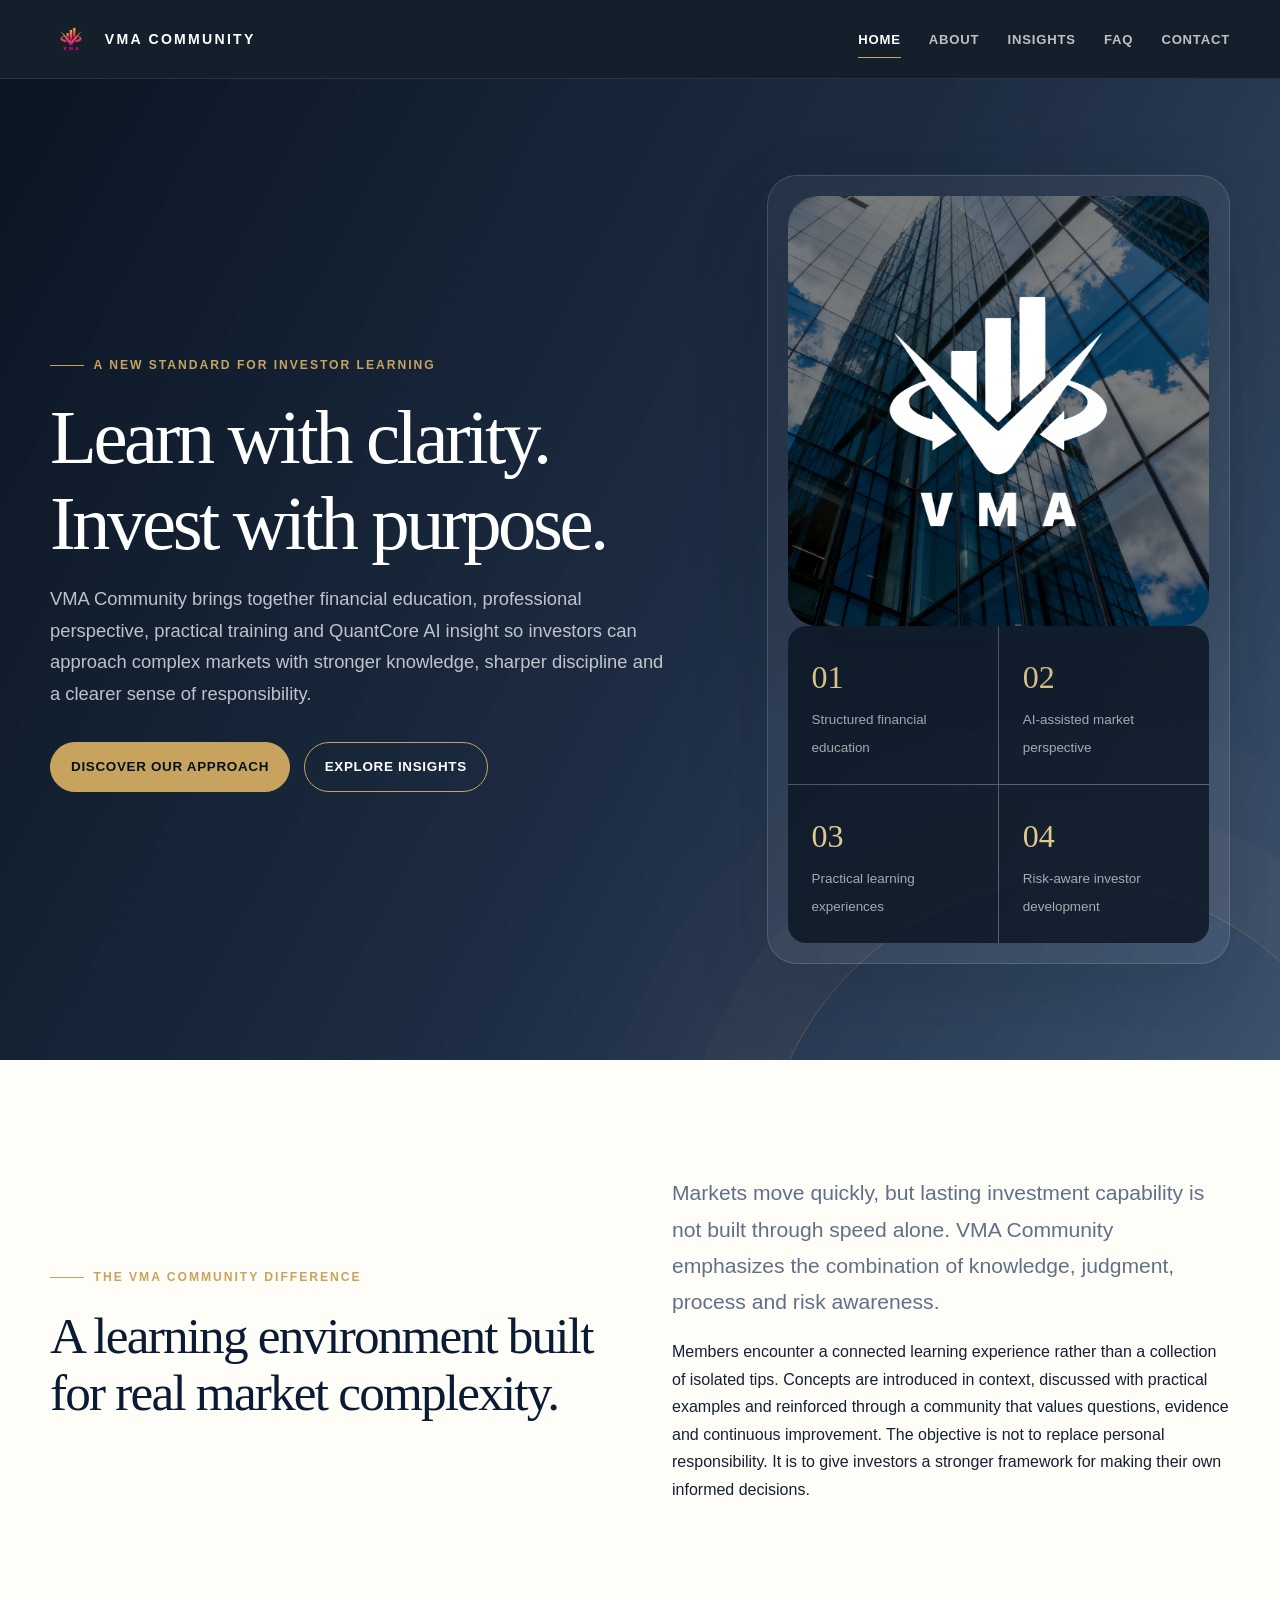
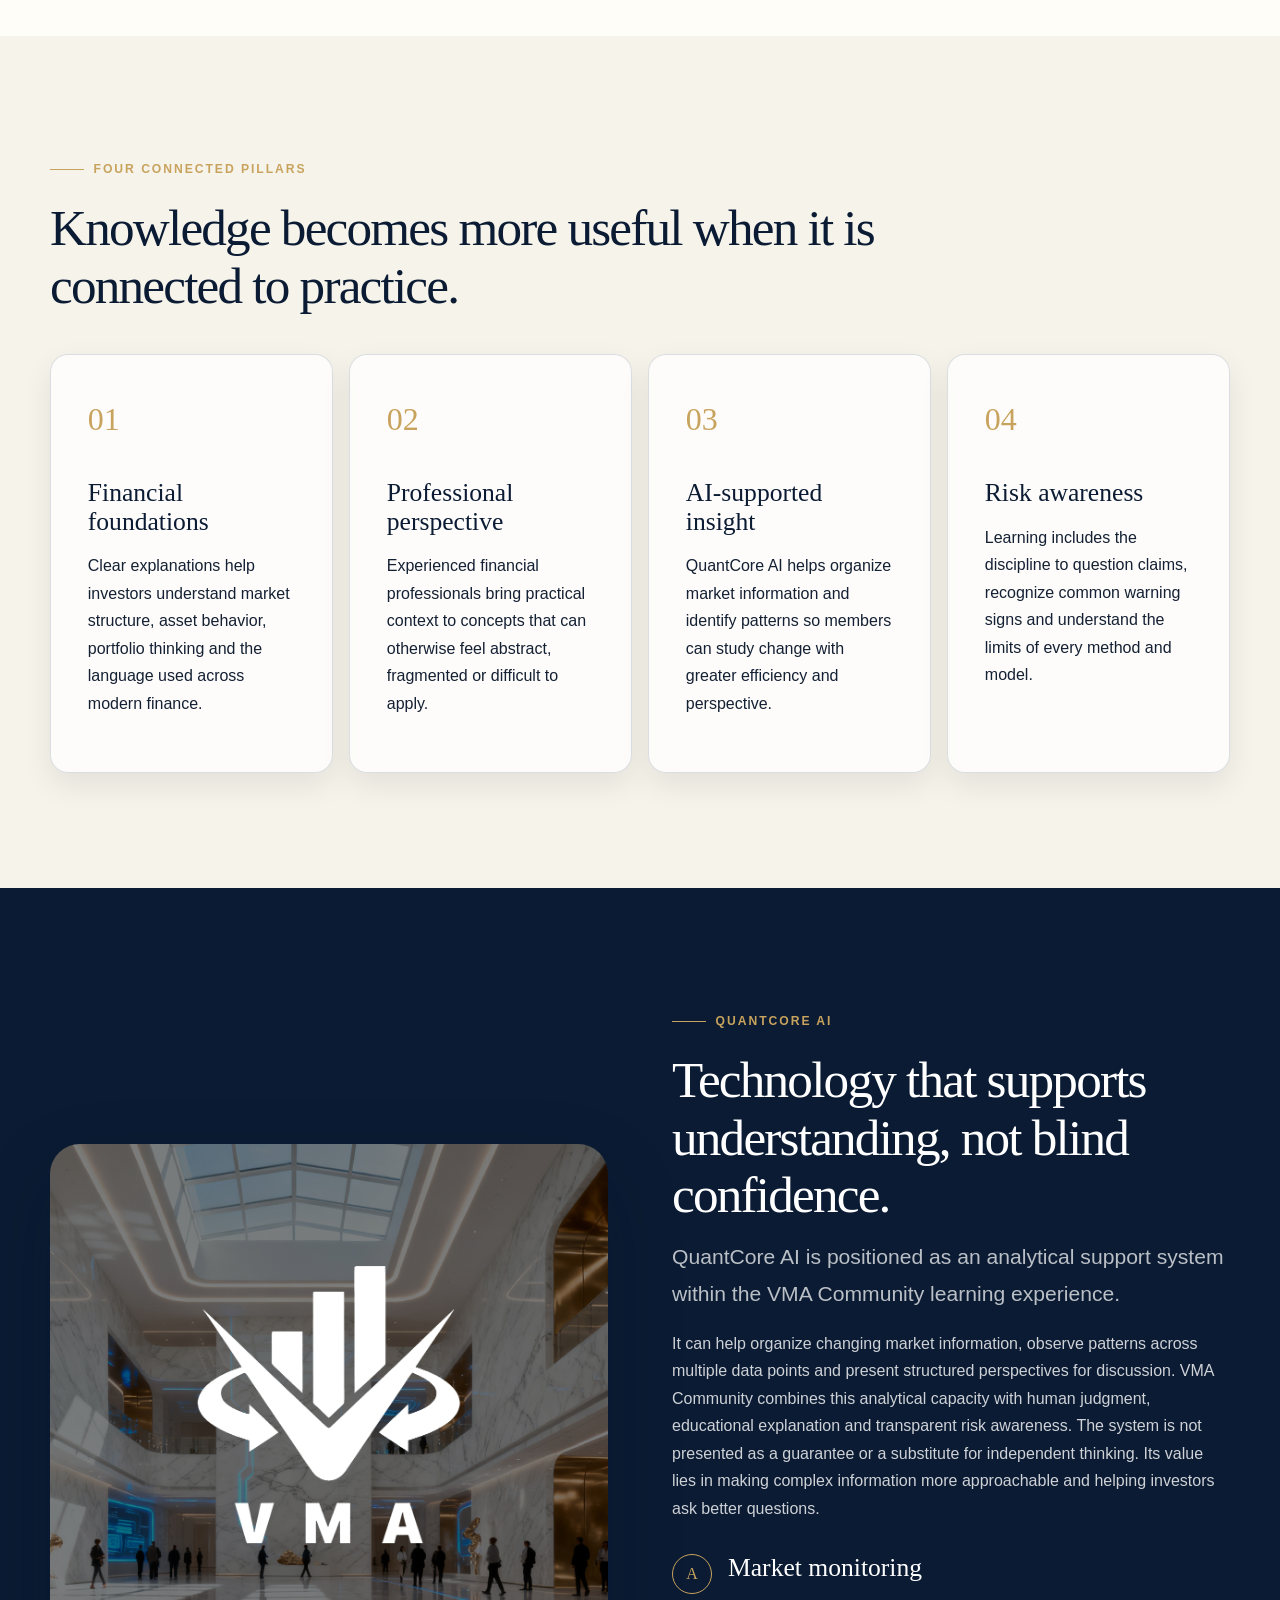
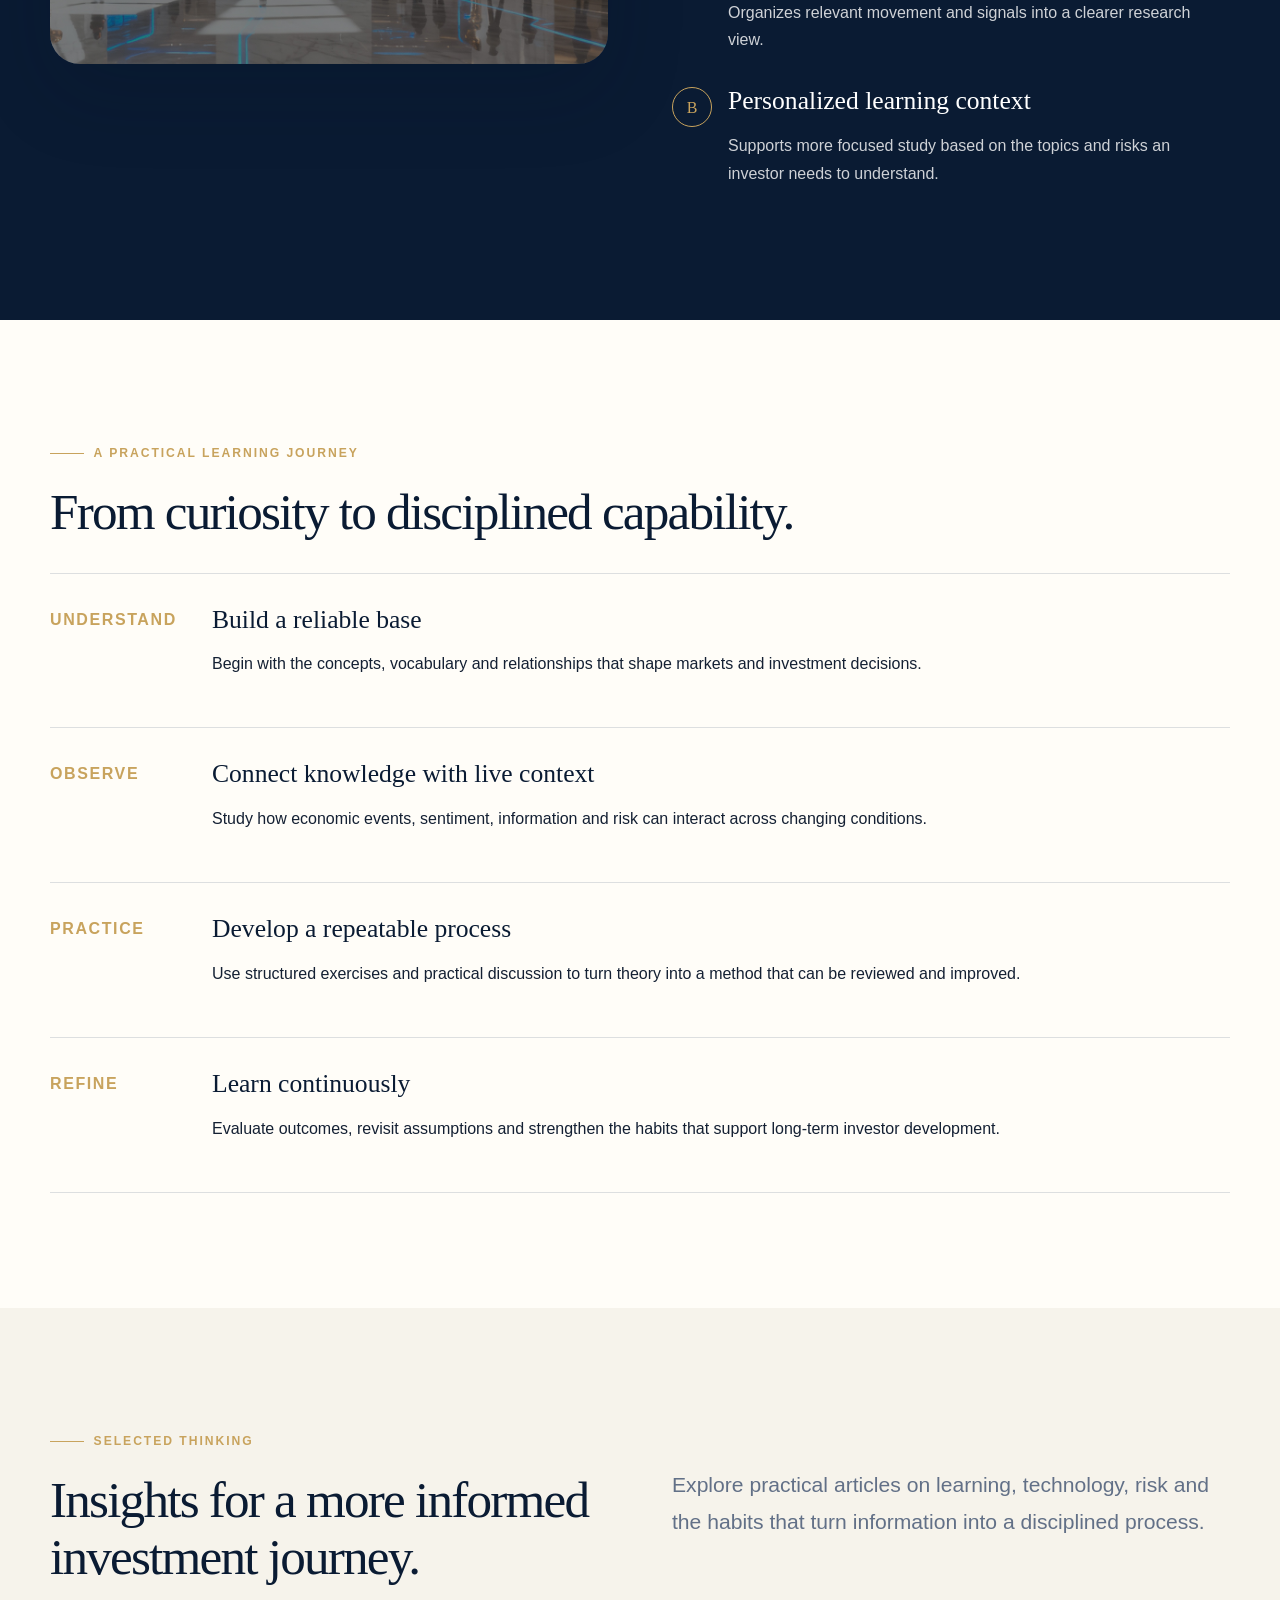
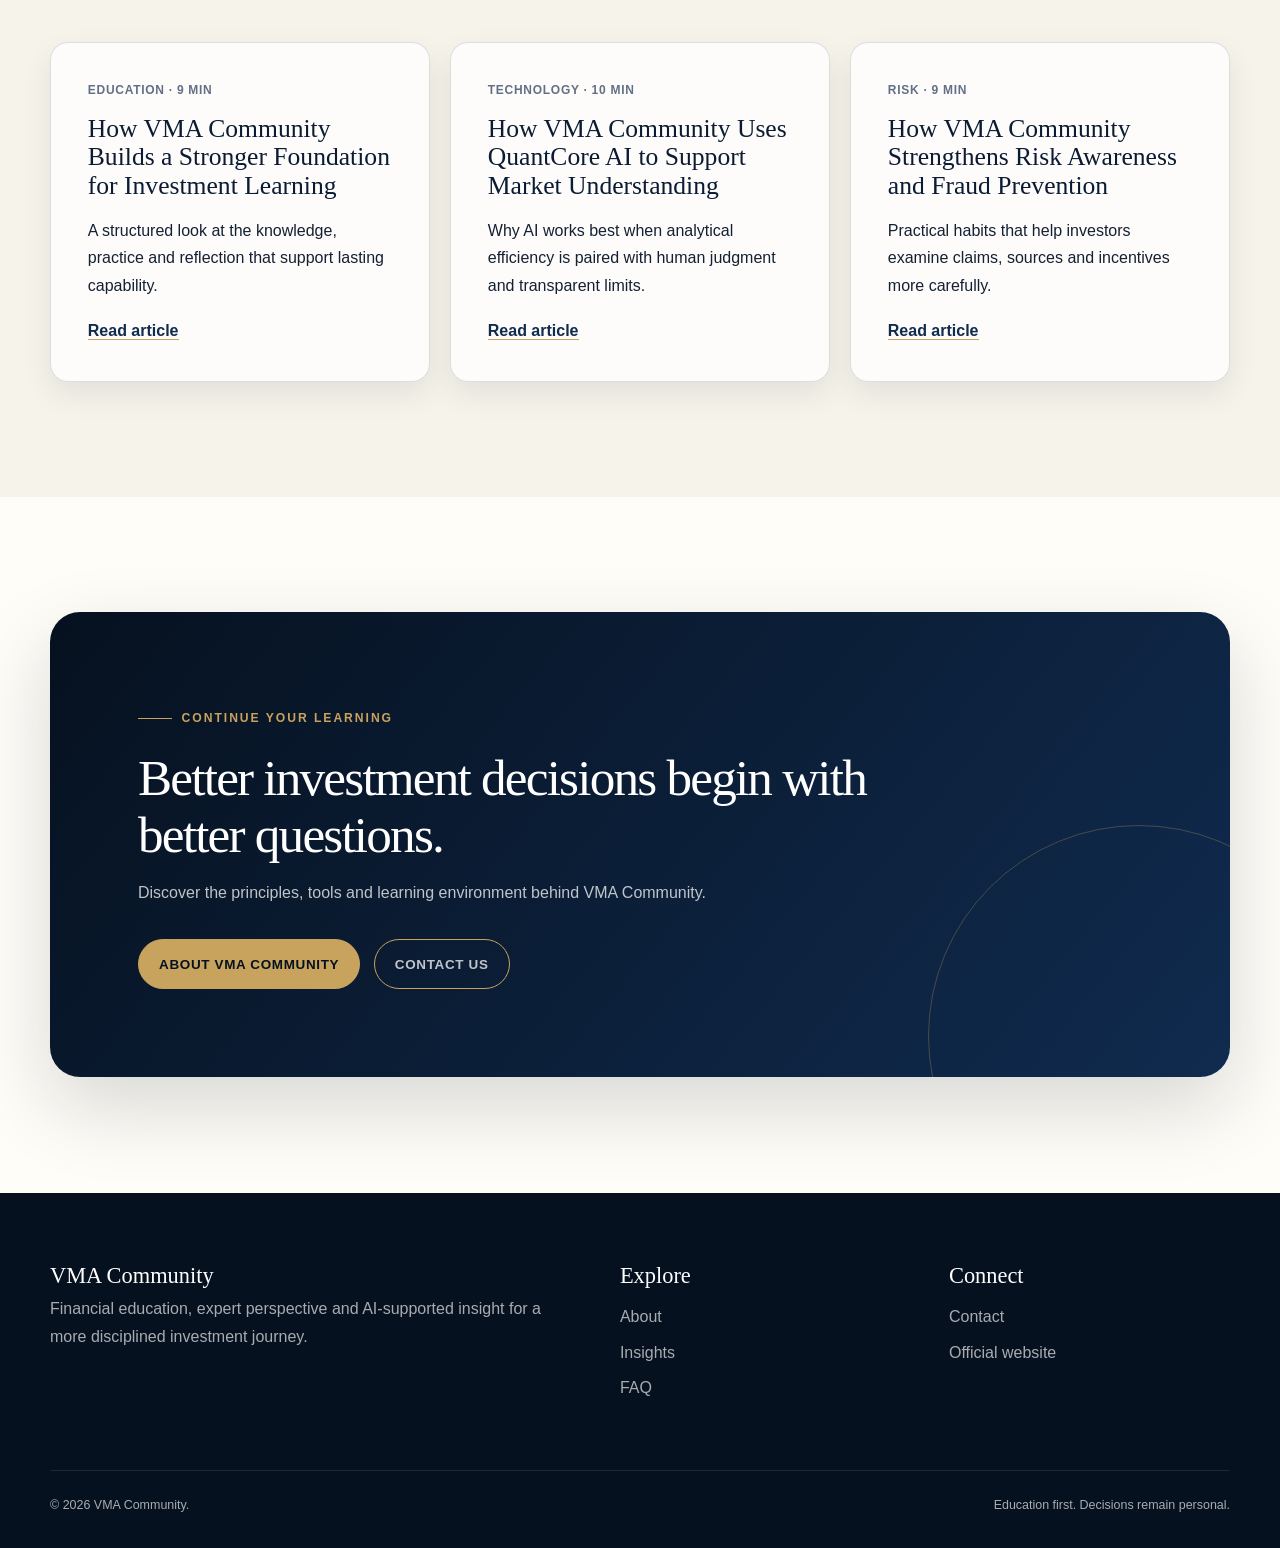
<file: index.html>
<!doctype html>
<html lang="en">
<head>
  <meta charset="utf-8">
  <meta name="google-site-verification" content="0IiLRqHtSTVC_gsEUkQP8HP2_NxNpxzgLiWOY1TQCBk" />
  <meta name="viewport" content="width=device-width, initial-scale=1">
  <title>VMA Community | Financial Education, AI Insight and Investor Growth</title>
  <meta name="description" content="VMA Community connects financial education, professional guidance, practical learning and QuantCore AI insight to help investors build disciplined, informed market skills.">
  <meta name="keywords" content="VMA Community, investment education, QuantCore AI, financial learning, investor community, market insight">
  <link rel="canonical" href="https://VMACommunityOfficial.github.io/">
  <link rel="icon" type="image/png" href="images/LOGO3.png">
  <meta property="og:type" content="website">
  <meta property="og:title" content="VMA Community | Learn With Clarity. Invest With Purpose.">
  <meta property="og:description" content="Discover a modern investment education community supported by expert perspective, practical learning and AI-assisted market insight.">
  <meta property="og:url" content="https://VMACommunityOfficial.github.io/">
  <meta property="og:image" content="https://VMACommunityOfficial.github.io/images/1.png">
  <meta name="twitter:card" content="summary_large_image">
  <meta name="twitter:title" content="VMA Community | Financial Education and AI Insight">
  <meta name="twitter:description" content="Structured financial learning, expert guidance and QuantCore AI insight for investors who want to grow with discipline.">
  <link rel="stylesheet" href="css/style.css">
  <script type="application/ld+json">
  {
    "@context": "https://schema.org",
    "@graph": [
      {"@type": "Organization", "@id": "https://VMACommunityOfficial.github.io/#organization", "name": "VMA Community", "url": "https://VMACommunityOfficial.github.io/", "email": "service@veritasmindai.com", "address": {"@type": "PostalAddress", "streetAddress": "4040 Civic Center Dr", "addressLocality": "San Rafael", "addressRegion": "CA", "postalCode": "94903", "addressCountry": "US"}},
      {"@type": "WebSite", "@id": "https://VMACommunityOfficial.github.io/#website", "url": "https://VMACommunityOfficial.github.io/", "name": "VMA Community", "publisher": {"@id": "https://VMACommunityOfficial.github.io/#organization"}}
    ]
  }
  </script>
</head>
<body>
  <a class="skip-link" href="#main">Skip to content</a>
  <header class="site-header">
    <div class="container nav-wrap">
      <a class="brand" href="index.html" aria-label="VMA Community home"><img class="brand-logo" src="images/LOGO3.png" alt=""><span>VMA Community</span></a>
      <button class="nav-toggle" type="button" aria-expanded="false" aria-controls="primary-navigation" aria-label="Open navigation"><span></span><span></span><span></span></button>
      <nav aria-label="Primary navigation"><ul class="nav-links" id="primary-navigation"><li><a href="index.html">Home</a></li><li><a href="about.html">About</a></li><li><a href="insights.html">Insights</a></li><li><a href="faq.html">FAQ</a></li><li><a href="contact.html">Contact</a></li></ul></nav>
    </div>
  </header>
  <main id="main">
    <section class="hero">
      <div class="container hero-grid">
        <div class="hero-copy reveal">
          <span class="eyebrow">A new standard for investor learning</span>
          <h1>Learn with clarity. Invest with purpose.</h1>
          <p>VMA Community brings together financial education, professional perspective, practical training and QuantCore AI insight so investors can approach complex markets with stronger knowledge, sharper discipline and a clearer sense of responsibility.</p>
          <div class="button-row"><a class="btn btn-solid" href="about.html">Discover our approach</a><a class="btn" href="insights.html">Explore insights</a></div>
        </div>
        <aside class="hero-aside reveal" aria-label="VMA Community focus areas">
          <div class="image-shell wide-shell"><img src="images/1.png" alt="VMA Community financial education and market learning environment"></div>
          <div class="hero-stat-grid">
            <div class="hero-stat"><strong>01</strong><span>Structured financial education</span></div>
            <div class="hero-stat"><strong>02</strong><span>AI-assisted market perspective</span></div>
            <div class="hero-stat"><strong>03</strong><span>Practical learning experiences</span></div>
            <div class="hero-stat"><strong>04</strong><span>Risk-aware investor development</span></div>
          </div>
        </aside>
      </div>
    </section>

    <section class="section">
      <div class="container grid-2">
        <div class="reveal"><span class="eyebrow">The VMA Community difference</span><h2>A learning environment built for real market complexity.</h2></div>
        <div class="reveal"><p class="lead">Markets move quickly, but lasting investment capability is not built through speed alone. VMA Community emphasizes the combination of knowledge, judgment, process and risk awareness.</p><p>Members encounter a connected learning experience rather than a collection of isolated tips. Concepts are introduced in context, discussed with practical examples and reinforced through a community that values questions, evidence and continuous improvement. The objective is not to replace personal responsibility. It is to give investors a stronger framework for making their own informed decisions.</p></div>
      </div>
    </section>

    <section class="section section-ivory">
      <div class="container">
        <span class="eyebrow">Four connected pillars</span>
        <h2 class="display-line">Knowledge becomes more useful when it is connected to practice.</h2>
        <div class="grid-4" style="margin-top:2.5rem">
          <article class="card reveal"><span class="card-number">01</span><h3>Financial foundations</h3><p>Clear explanations help investors understand market structure, asset behavior, portfolio thinking and the language used across modern finance.</p></article>
          <article class="card reveal"><span class="card-number">02</span><h3>Professional perspective</h3><p>Experienced financial professionals bring practical context to concepts that can otherwise feel abstract, fragmented or difficult to apply.</p></article>
          <article class="card reveal"><span class="card-number">03</span><h3>AI-supported insight</h3><p>QuantCore AI helps organize market information and identify patterns so members can study change with greater efficiency and perspective.</p></article>
          <article class="card reveal"><span class="card-number">04</span><h3>Risk awareness</h3><p>Learning includes the discipline to question claims, recognize common warning signs and understand the limits of every method and model.</p></article>
        </div>
      </div>
    </section>

    <section class="section section-dark">
      <div class="container grid-2">
        <div class="image-shell portrait-shell reveal"><img src="images/2.png" alt="QuantCore AI analysis concept for VMA Community"></div>
        <div class="reveal"><span class="eyebrow">QuantCore AI</span><h2>Technology that supports understanding, not blind confidence.</h2><p class="lead">QuantCore AI is positioned as an analytical support system within the VMA Community learning experience.</p><p>It can help organize changing market information, observe patterns across multiple data points and present structured perspectives for discussion. VMA Community combines this analytical capacity with human judgment, educational explanation and transparent risk awareness. The system is not presented as a guarantee or a substitute for independent thinking. Its value lies in making complex information more approachable and helping investors ask better questions.</p><div class="feature-list"><div class="feature-item"><span class="feature-icon">A</span><div><h3>Market monitoring</h3><p>Organizes relevant movement and signals into a clearer research view.</p></div></div><div class="feature-item"><span class="feature-icon">B</span><div><h3>Personalized learning context</h3><p>Supports more focused study based on the topics and risks an investor needs to understand.</p></div></div></div></div>
      </div>
    </section>

    <section class="section">
      <div class="container">
        <span class="eyebrow">A practical learning journey</span><h2>From curiosity to disciplined capability.</h2>
        <div class="timeline">
          <div class="timeline-item reveal"><span class="label">Understand</span><div><h3>Build a reliable base</h3><p>Begin with the concepts, vocabulary and relationships that shape markets and investment decisions.</p></div></div>
          <div class="timeline-item reveal"><span class="label">Observe</span><div><h3>Connect knowledge with live context</h3><p>Study how economic events, sentiment, information and risk can interact across changing conditions.</p></div></div>
          <div class="timeline-item reveal"><span class="label">Practice</span><div><h3>Develop a repeatable process</h3><p>Use structured exercises and practical discussion to turn theory into a method that can be reviewed and improved.</p></div></div>
          <div class="timeline-item reveal"><span class="label">Refine</span><div><h3>Learn continuously</h3><p>Evaluate outcomes, revisit assumptions and strengthen the habits that support long-term investor development.</p></div></div>
        </div>
      </div>
    </section>

    <section class="section section-ivory">
      <div class="container">
        <div class="grid-2"><div><span class="eyebrow">Selected thinking</span><h2>Insights for a more informed investment journey.</h2></div><p class="lead">Explore practical articles on learning, technology, risk and the habits that turn information into a disciplined process.</p></div>
        <div class="grid-3" style="margin-top:2.5rem">
          <article class="card reveal"><span class="meta">Education · 9 min</span><h3>How VMA Community Builds a Stronger Foundation for Investment Learning</h3><p>A structured look at the knowledge, practice and reflection that support lasting capability.</p><a class="text-link" href="insight-1.html">Read article</a></article>
          <article class="card reveal"><span class="meta">Technology · 10 min</span><h3>How VMA Community Uses QuantCore AI to Support Market Understanding</h3><p>Why AI works best when analytical efficiency is paired with human judgment and transparent limits.</p><a class="text-link" href="insight-2.html">Read article</a></article>
          <article class="card reveal"><span class="meta">Risk · 9 min</span><h3>How VMA Community Strengthens Risk Awareness and Fraud Prevention</h3><p>Practical habits that help investors examine claims, sources and incentives more carefully.</p><a class="text-link" href="insight-3.html">Read article</a></article>
        </div>
      </div>
    </section>

    <section class="section">
      <div class="container cta-band reveal"><span class="eyebrow">Continue your learning</span><h2>Better investment decisions begin with better questions.</h2><p>Discover the principles, tools and learning environment behind VMA Community.</p><div class="button-row"><a class="btn btn-solid" href="about.html">About VMA Community</a><a class="btn" href="contact.html">Contact us</a></div></div>
    </section>
  </main>
  <footer class="site-footer"><div class="container"><div class="footer-grid"><div><div class="footer-title">VMA Community</div><p>Financial education, expert perspective and AI-supported insight for a more disciplined investment journey.</p></div><div><div class="footer-title">Explore</div><ul class="footer-links"><li><a href="about.html">About</a></li><li><a href="insights.html">Insights</a></li><li><a href="faq.html">FAQ</a></li></ul></div><div><div class="footer-title">Connect</div><ul class="footer-links"><li><a href="contact.html">Contact</a></li><li><a href="https://www.veritasmindai.com" target="_blank" rel="noopener">Official website</a></li></ul></div></div><div class="footer-bottom"><span>© <span data-year>2026</span> VMA Community.</span><span>Education first. Decisions remain personal.</span></div></div></footer>
  <script src="js/main.js"></script>
</body>
</html>
</file>
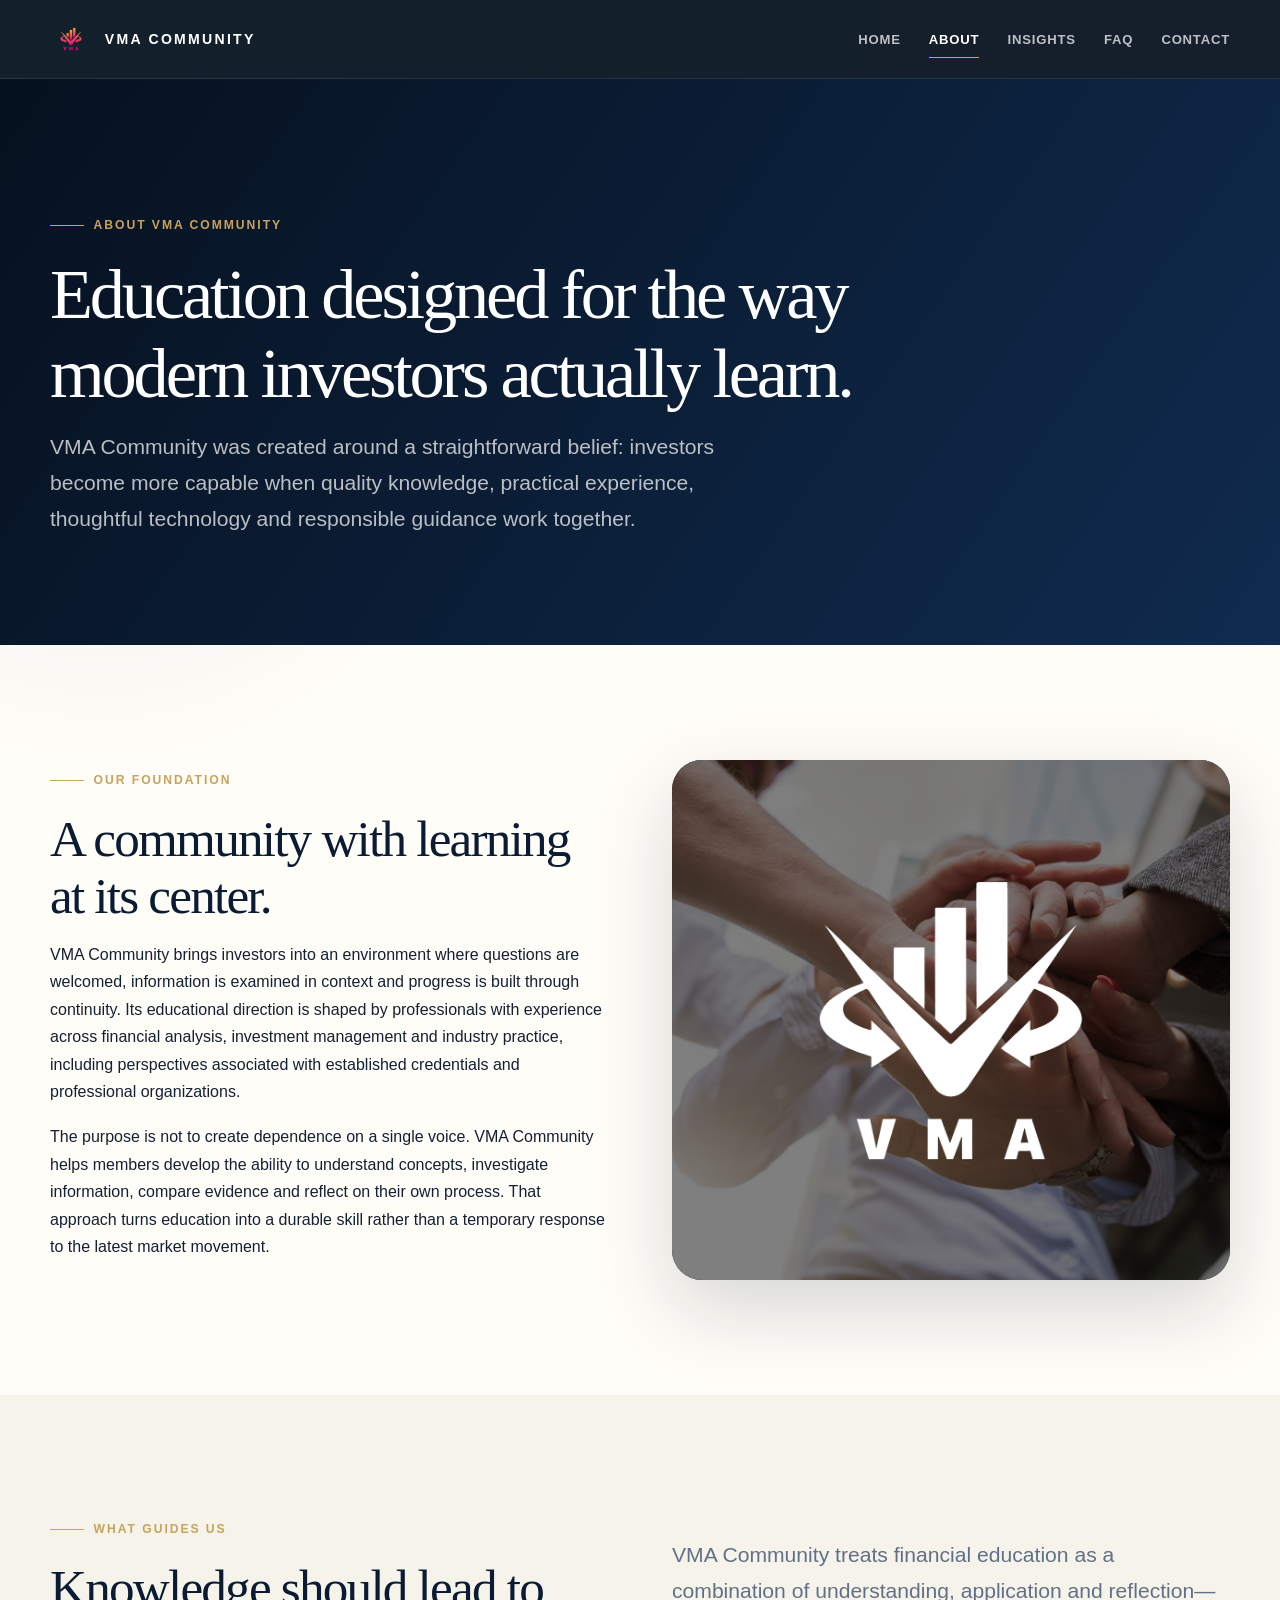
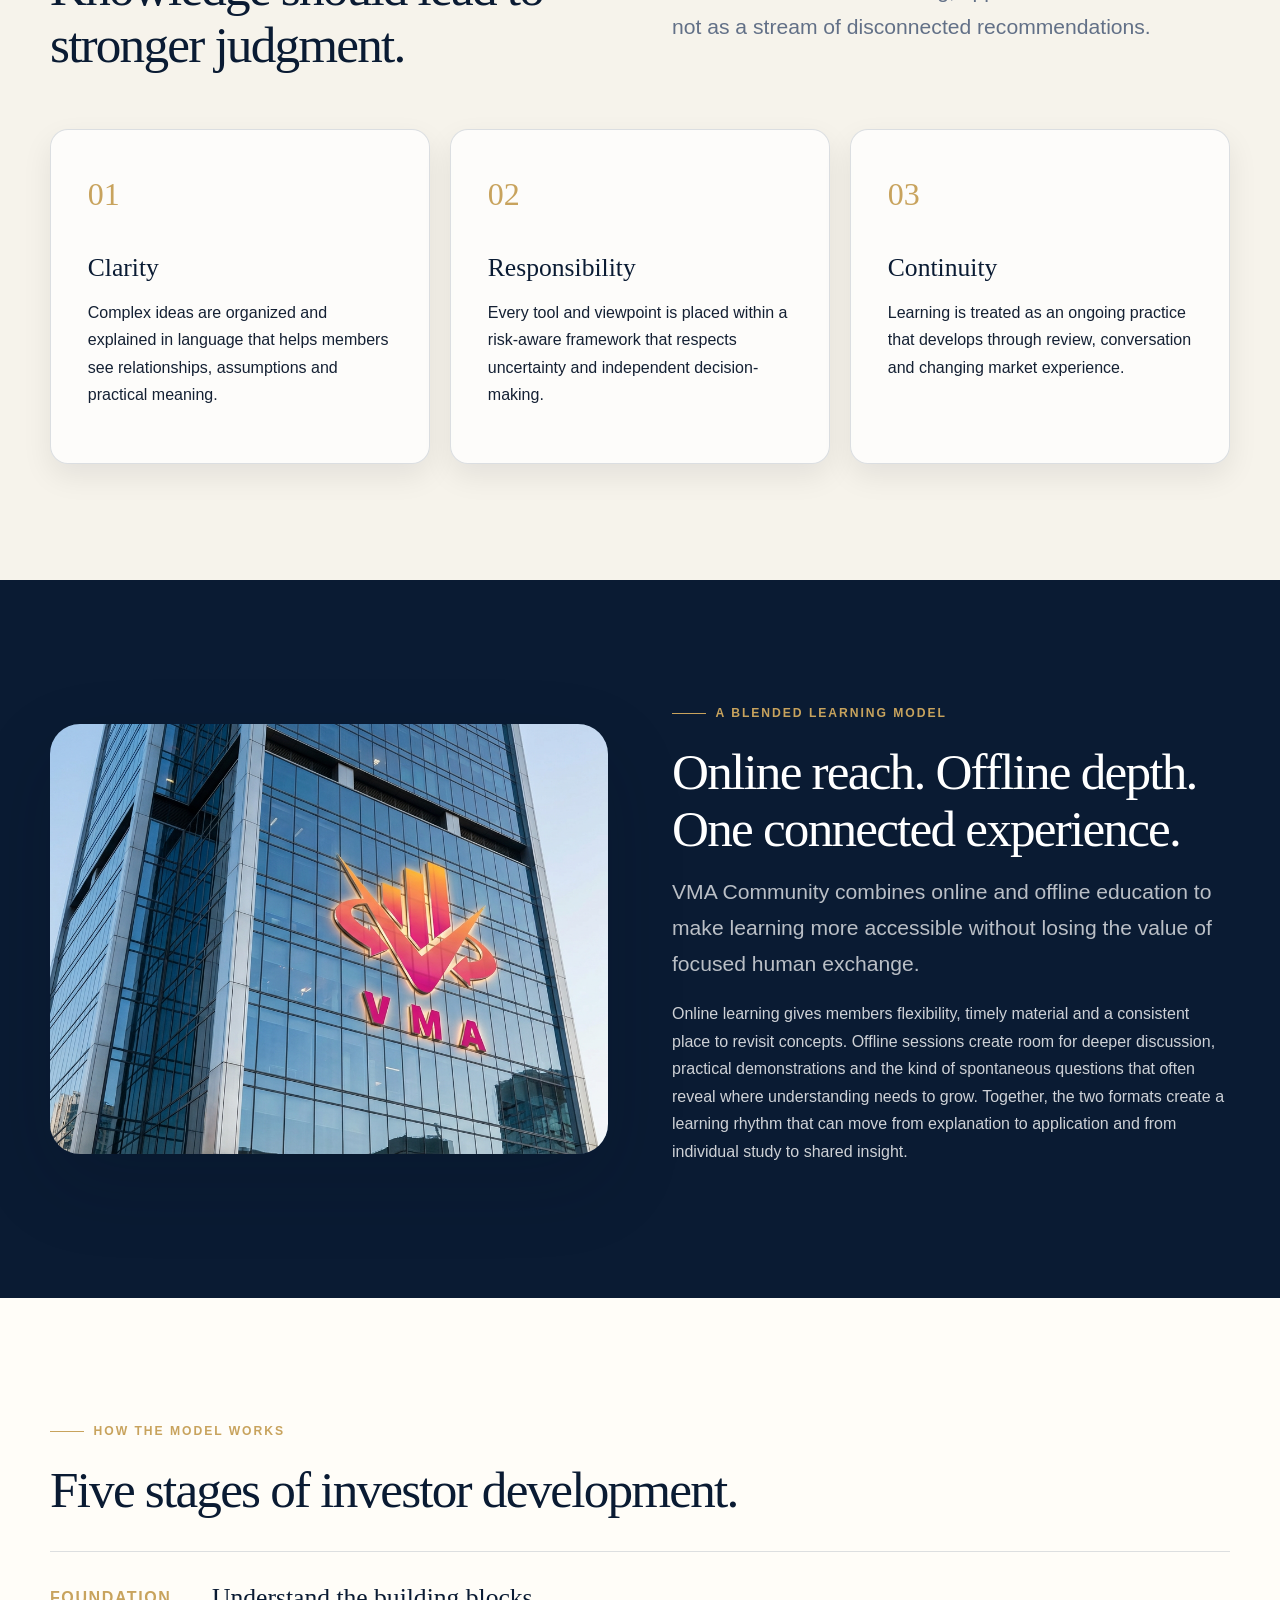
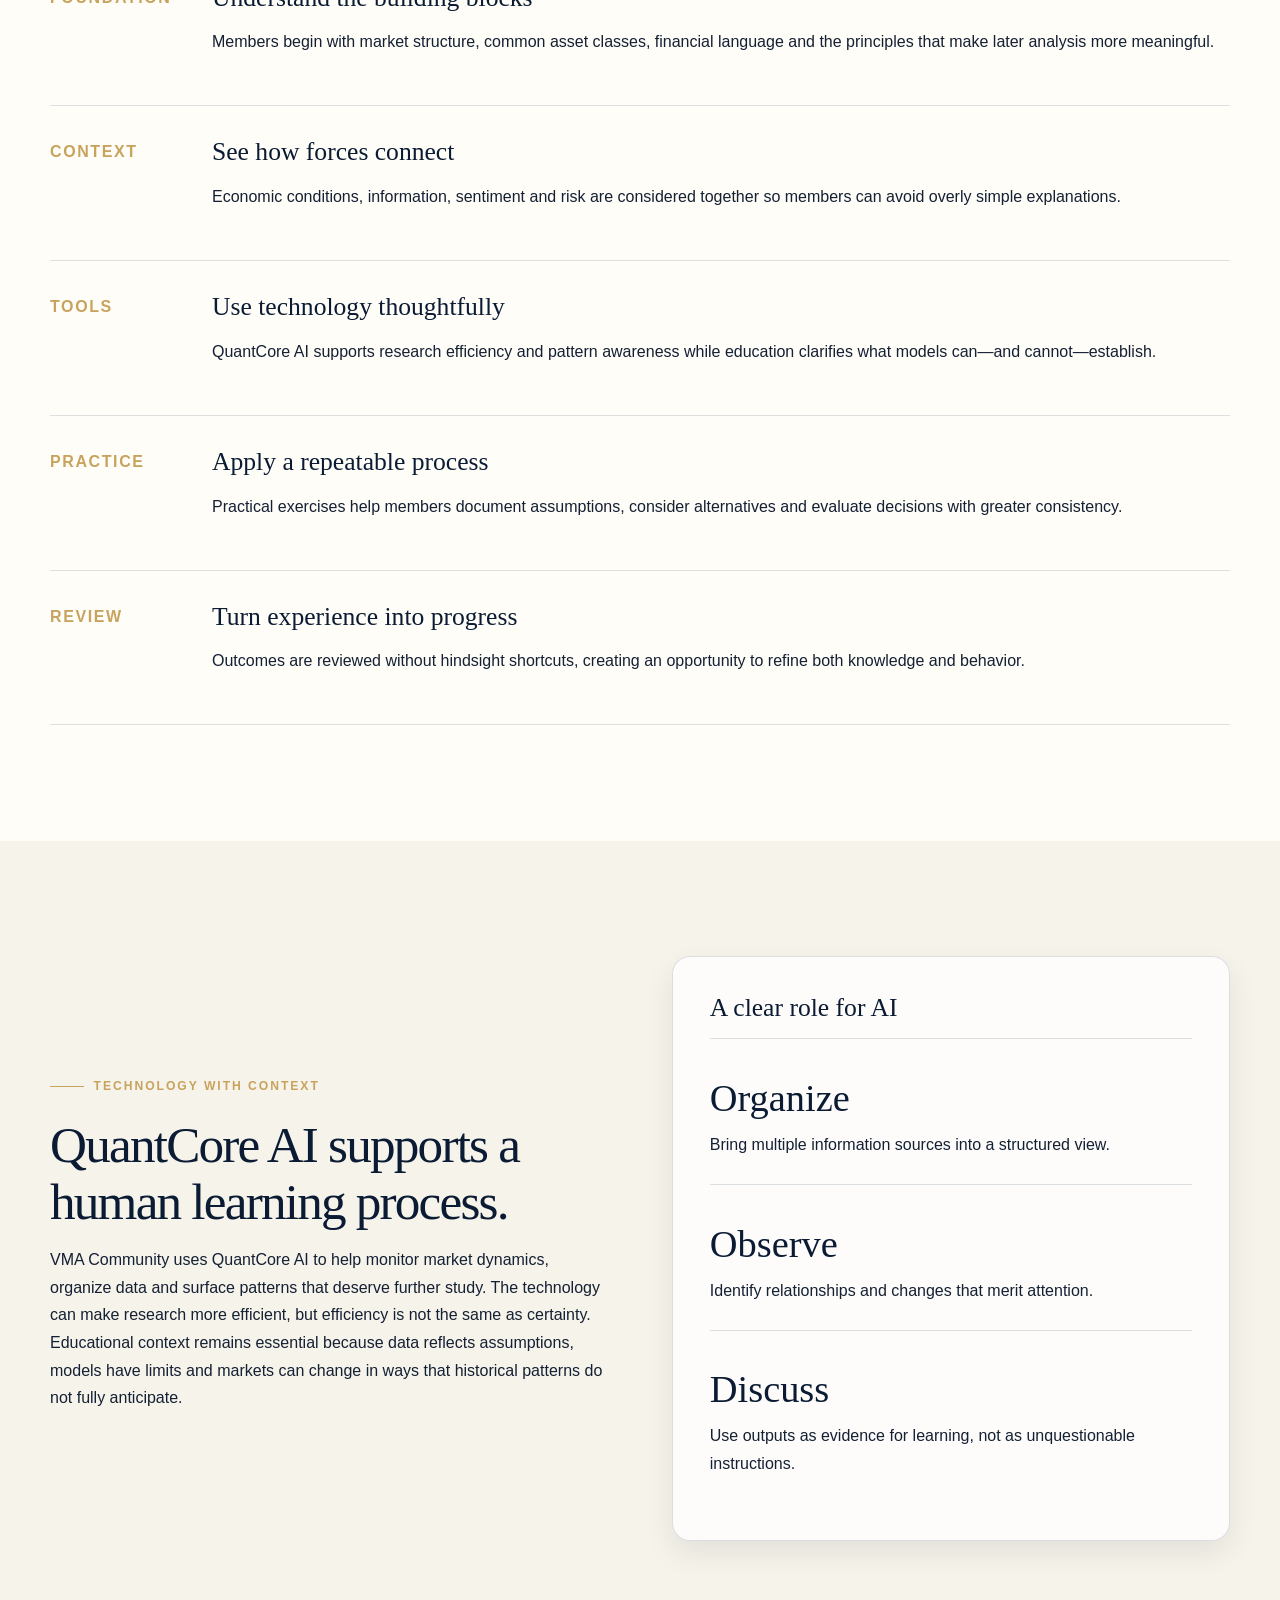
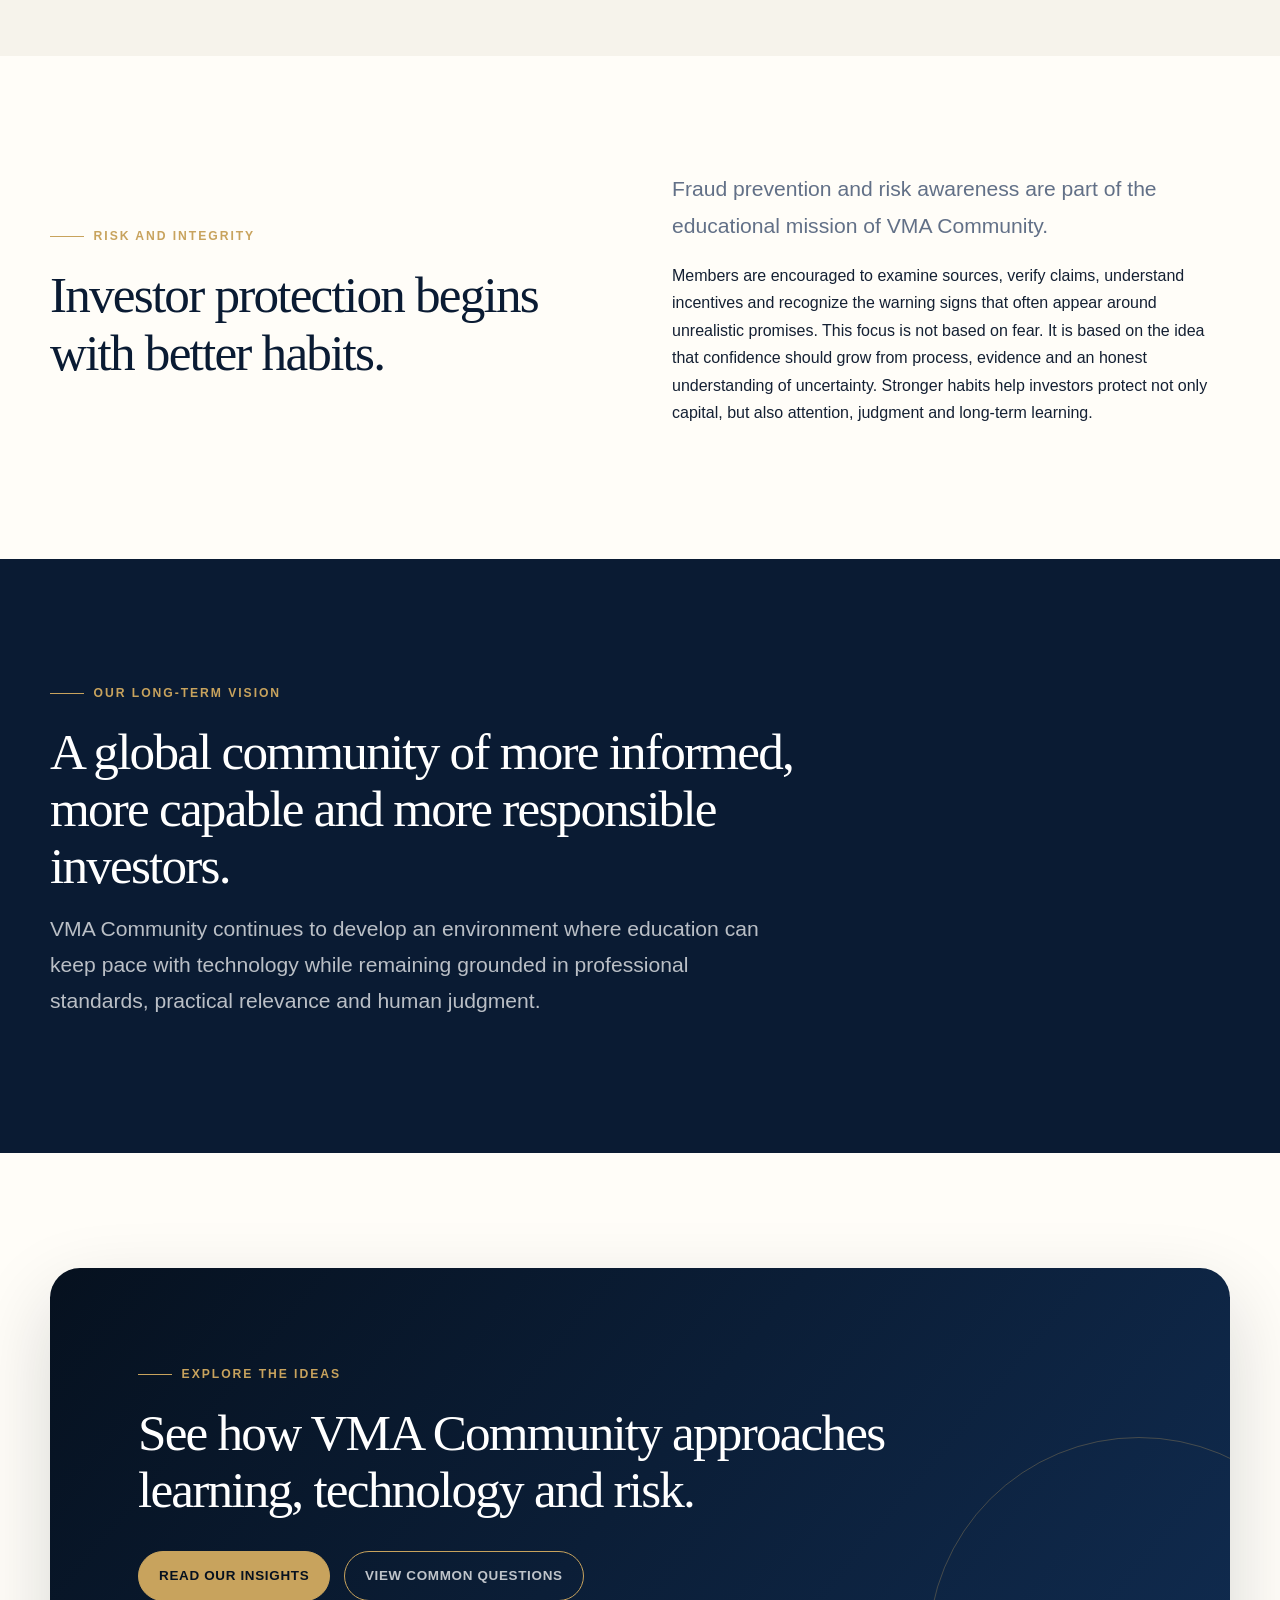
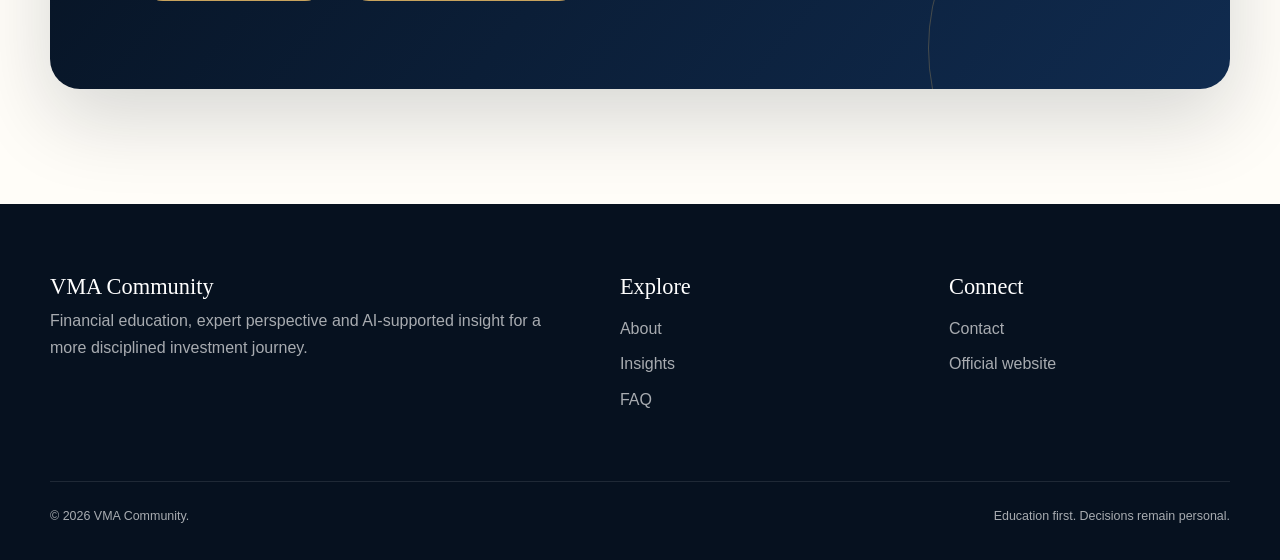
<file: about.html>
<!doctype html>
<html lang="en">
<head>
  <meta charset="utf-8">
  <meta name="viewport" content="width=device-width, initial-scale=1">
  <title>About VMA Community | A Modern Investment Learning Community</title>
  <meta name="description" content="Learn how VMA Community combines professional financial perspective, online and offline education, QuantCore AI and risk-aware practice to develop capable investors.">
  <meta name="keywords" content="About VMA Community, investment learning community, financial education, QuantCore AI, investor skills">
  <link rel="canonical" href="https://VMACommunityOfficial.github.io/about.html">
  <link rel="icon" type="image/png" href="images/LOGO3.png">
  <meta property="og:type" content="website">
  <meta property="og:title" content="About VMA Community | Built for Better Investor Learning">
  <meta property="og:description" content="Meet the mission, educational model and values behind VMA Community.">
  <meta property="og:url" content="https://VMACommunityOfficial.github.io/about.html">
  <meta property="og:image" content="https://VMACommunityOfficial.github.io/images/3.png">
  <meta name="twitter:card" content="summary_large_image">
  <meta name="twitter:title" content="About VMA Community">
  <meta name="twitter:description" content="A connected approach to financial education, practice, technology and responsible investor development.">
  <link rel="stylesheet" href="css/style.css">
  <script type="application/ld+json">
  {"@context":"https://schema.org","@type":"AboutPage","@id":"https://VMACommunityOfficial.github.io/about.html#page","url":"https://VMACommunityOfficial.github.io/about.html","name":"About VMA Community","isPartOf":{"@id":"https://VMACommunityOfficial.github.io/#website"},"about":{"@id":"https://VMACommunityOfficial.github.io/#organization"}}
  </script>
</head>
<body>
  <a class="skip-link" href="#main">Skip to content</a>
  <header class="site-header"><div class="container nav-wrap"><a class="brand" href="index.html" aria-label="VMA Community home"><img class="brand-logo" src="images/LOGO3.png" alt=""><span>VMA Community</span></a><button class="nav-toggle" type="button" aria-expanded="false" aria-controls="primary-navigation" aria-label="Open navigation"><span></span><span></span><span></span></button><nav aria-label="Primary navigation"><ul class="nav-links" id="primary-navigation"><li><a href="index.html">Home</a></li><li><a href="about.html">About</a></li><li><a href="insights.html">Insights</a></li><li><a href="faq.html">FAQ</a></li><li><a href="contact.html">Contact</a></li></ul></nav></div></header>
  <main id="main">
    <section class="page-hero"><div class="container"><span class="eyebrow">About VMA Community</span><h1>Education designed for the way modern investors actually learn.</h1><p class="lead">VMA Community was created around a straightforward belief: investors become more capable when quality knowledge, practical experience, thoughtful technology and responsible guidance work together.</p></div></section>

    <section class="section"><div class="container grid-2"><div class="reveal"><span class="eyebrow">Our foundation</span><h2>A community with learning at its center.</h2><p>VMA Community brings investors into an environment where questions are welcomed, information is examined in context and progress is built through continuity. Its educational direction is shaped by professionals with experience across financial analysis, investment management and industry practice, including perspectives associated with established credentials and professional organizations.</p><p>The purpose is not to create dependence on a single voice. VMA Community helps members develop the ability to understand concepts, investigate information, compare evidence and reflect on their own process. That approach turns education into a durable skill rather than a temporary response to the latest market movement.</p></div><div class="image-shell portrait-shell reveal"><img src="images/3.png" alt="VMA Community collaborative financial learning setting"></div></div></section>

    <section class="section section-ivory"><div class="container"><div class="grid-2"><div><span class="eyebrow">What guides us</span><h2>Knowledge should lead to stronger judgment.</h2></div><p class="lead">VMA Community treats financial education as a combination of understanding, application and reflection—not as a stream of disconnected recommendations.</p></div><div class="grid-3" style="margin-top:2.5rem"><article class="card reveal"><span class="card-number">01</span><h3>Clarity</h3><p>Complex ideas are organized and explained in language that helps members see relationships, assumptions and practical meaning.</p></article><article class="card reveal"><span class="card-number">02</span><h3>Responsibility</h3><p>Every tool and viewpoint is placed within a risk-aware framework that respects uncertainty and independent decision-making.</p></article><article class="card reveal"><span class="card-number">03</span><h3>Continuity</h3><p>Learning is treated as an ongoing practice that develops through review, conversation and changing market experience.</p></article></div></div></section>

    <section class="section section-dark"><div class="container grid-2"><div class="image-shell wide-shell reveal"><img src="images/4.png" alt="VMA Community online and offline education experience"></div><div class="reveal"><span class="eyebrow">A blended learning model</span><h2>Online reach. Offline depth. One connected experience.</h2><p class="lead">VMA Community combines online and offline education to make learning more accessible without losing the value of focused human exchange.</p><p>Online learning gives members flexibility, timely material and a consistent place to revisit concepts. Offline sessions create room for deeper discussion, practical demonstrations and the kind of spontaneous questions that often reveal where understanding needs to grow. Together, the two formats create a learning rhythm that can move from explanation to application and from individual study to shared insight.</p></div></div></section>

    <section class="section"><div class="container"><span class="eyebrow">How the model works</span><h2>Five stages of investor development.</h2><div class="timeline"><div class="timeline-item reveal"><span class="label">Foundation</span><div><h3>Understand the building blocks</h3><p>Members begin with market structure, common asset classes, financial language and the principles that make later analysis more meaningful.</p></div></div><div class="timeline-item reveal"><span class="label">Context</span><div><h3>See how forces connect</h3><p>Economic conditions, information, sentiment and risk are considered together so members can avoid overly simple explanations.</p></div></div><div class="timeline-item reveal"><span class="label">Tools</span><div><h3>Use technology thoughtfully</h3><p>QuantCore AI supports research efficiency and pattern awareness while education clarifies what models can—and cannot—establish.</p></div></div><div class="timeline-item reveal"><span class="label">Practice</span><div><h3>Apply a repeatable process</h3><p>Practical exercises help members document assumptions, consider alternatives and evaluate decisions with greater consistency.</p></div></div><div class="timeline-item reveal"><span class="label">Review</span><div><h3>Turn experience into progress</h3><p>Outcomes are reviewed without hindsight shortcuts, creating an opportunity to refine both knowledge and behavior.</p></div></div></div></div></section>

    <section class="section section-ivory"><div class="container grid-2"><div class="reveal"><span class="eyebrow">Technology with context</span><h2>QuantCore AI supports a human learning process.</h2><p>VMA Community uses QuantCore AI to help monitor market dynamics, organize data and surface patterns that deserve further study. The technology can make research more efficient, but efficiency is not the same as certainty. Educational context remains essential because data reflects assumptions, models have limits and markets can change in ways that historical patterns do not fully anticipate.</p></div><div class="card reveal"><h3>A clear role for AI</h3><div class="metric"><strong>Organize</strong><span>Bring multiple information sources into a structured view.</span></div><div class="metric"><strong>Observe</strong><span>Identify relationships and changes that merit attention.</span></div><div class="metric"><strong>Discuss</strong><span>Use outputs as evidence for learning, not as unquestionable instructions.</span></div></div></div></section>

    <section class="section"><div class="container grid-2"><div><span class="eyebrow">Risk and integrity</span><h2>Investor protection begins with better habits.</h2></div><div><p class="lead">Fraud prevention and risk awareness are part of the educational mission of VMA Community.</p><p>Members are encouraged to examine sources, verify claims, understand incentives and recognize the warning signs that often appear around unrealistic promises. This focus is not based on fear. It is based on the idea that confidence should grow from process, evidence and an honest understanding of uncertainty. Stronger habits help investors protect not only capital, but also attention, judgment and long-term learning.</p></div></div></section>

    <section class="section section-dark"><div class="container"><span class="eyebrow">Our long-term vision</span><h2 class="display-line">A global community of more informed, more capable and more responsible investors.</h2><p class="lead">VMA Community continues to develop an environment where education can keep pace with technology while remaining grounded in professional standards, practical relevance and human judgment.</p></div></section>

    <section class="section"><div class="container cta-band reveal"><span class="eyebrow">Explore the ideas</span><h2>See how VMA Community approaches learning, technology and risk.</h2><div class="button-row"><a class="btn btn-solid" href="insights.html">Read our insights</a><a class="btn" href="faq.html">View common questions</a></div></div></section>
  </main>
  <footer class="site-footer"><div class="container"><div class="footer-grid"><div><div class="footer-title">VMA Community</div><p>Financial education, expert perspective and AI-supported insight for a more disciplined investment journey.</p></div><div><div class="footer-title">Explore</div><ul class="footer-links"><li><a href="about.html">About</a></li><li><a href="insights.html">Insights</a></li><li><a href="faq.html">FAQ</a></li></ul></div><div><div class="footer-title">Connect</div><ul class="footer-links"><li><a href="contact.html">Contact</a></li><li><a href="https://www.veritasmindai.com" target="_blank" rel="noopener">Official website</a></li></ul></div></div><div class="footer-bottom"><span>© <span data-year>2026</span> VMA Community.</span><span>Education first. Decisions remain personal.</span></div></div></footer>
  <script src="js/main.js"></script>
</body>
</html>
</file>
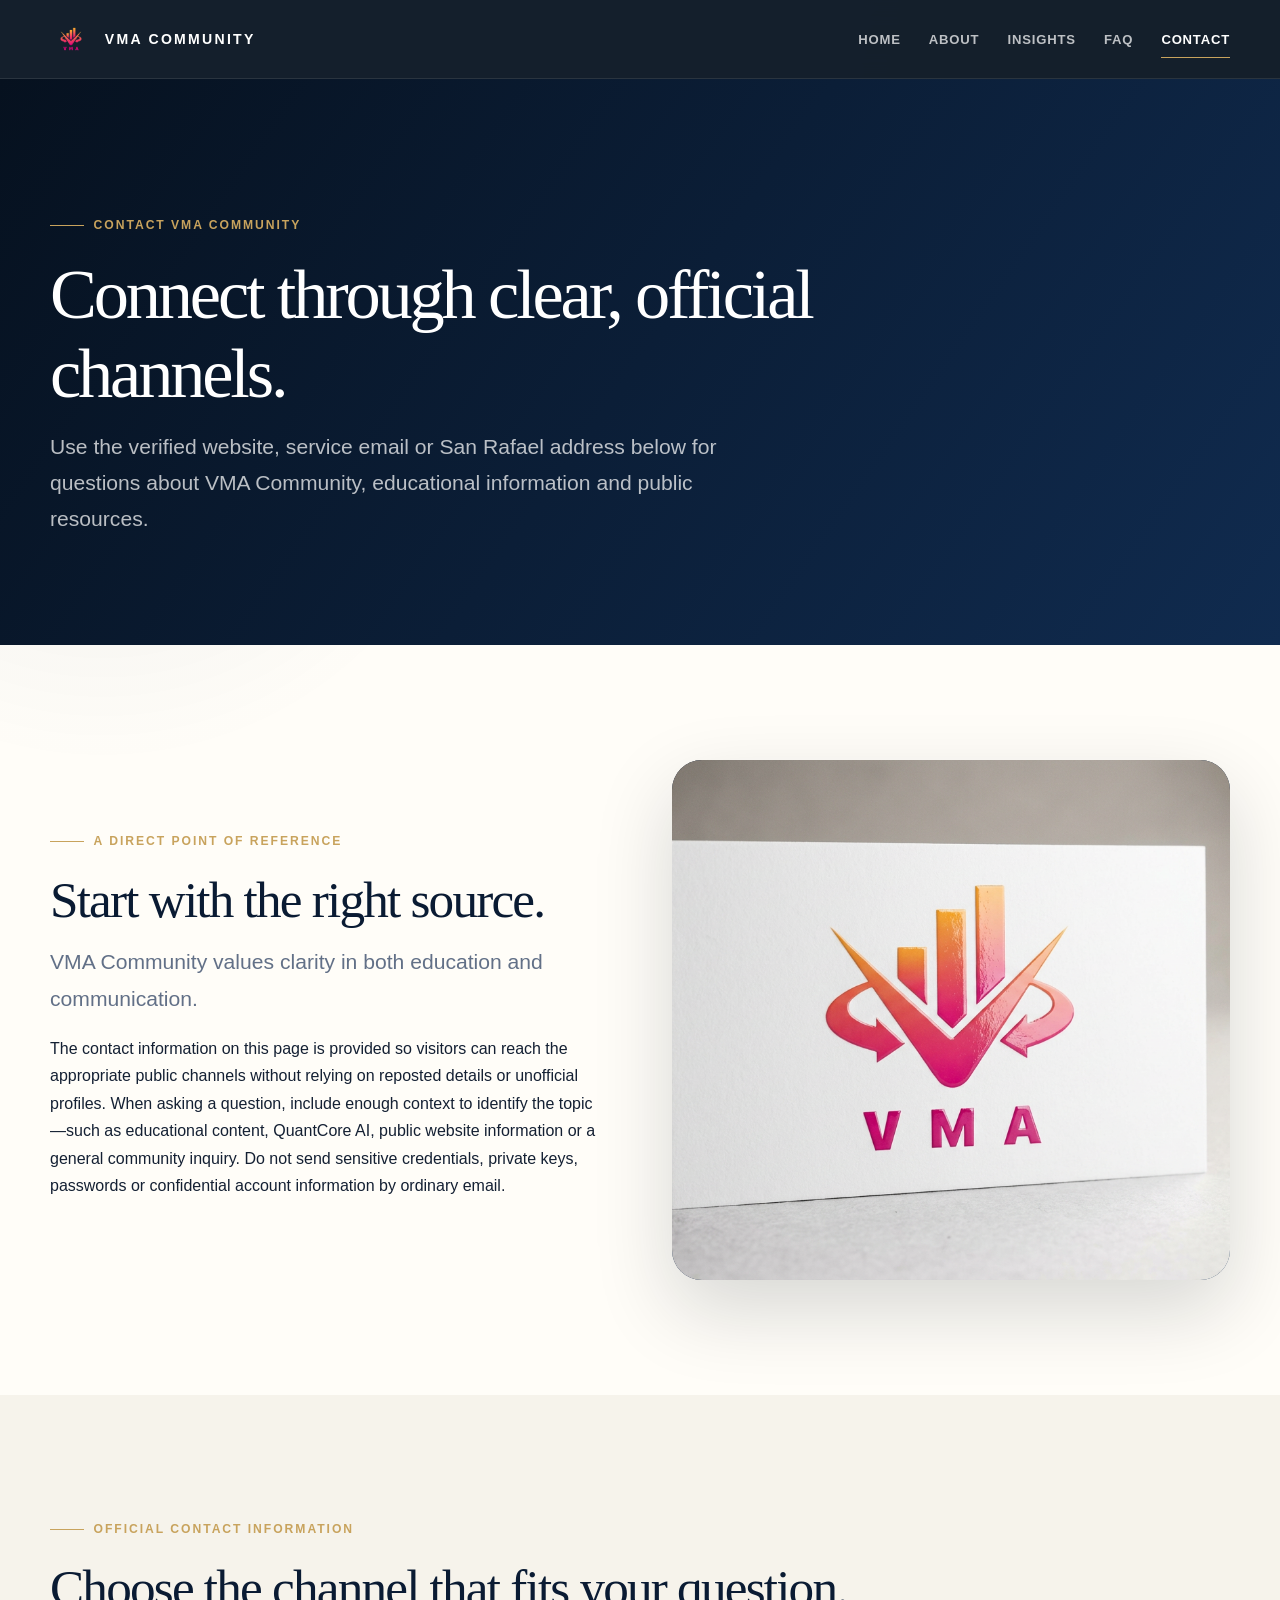
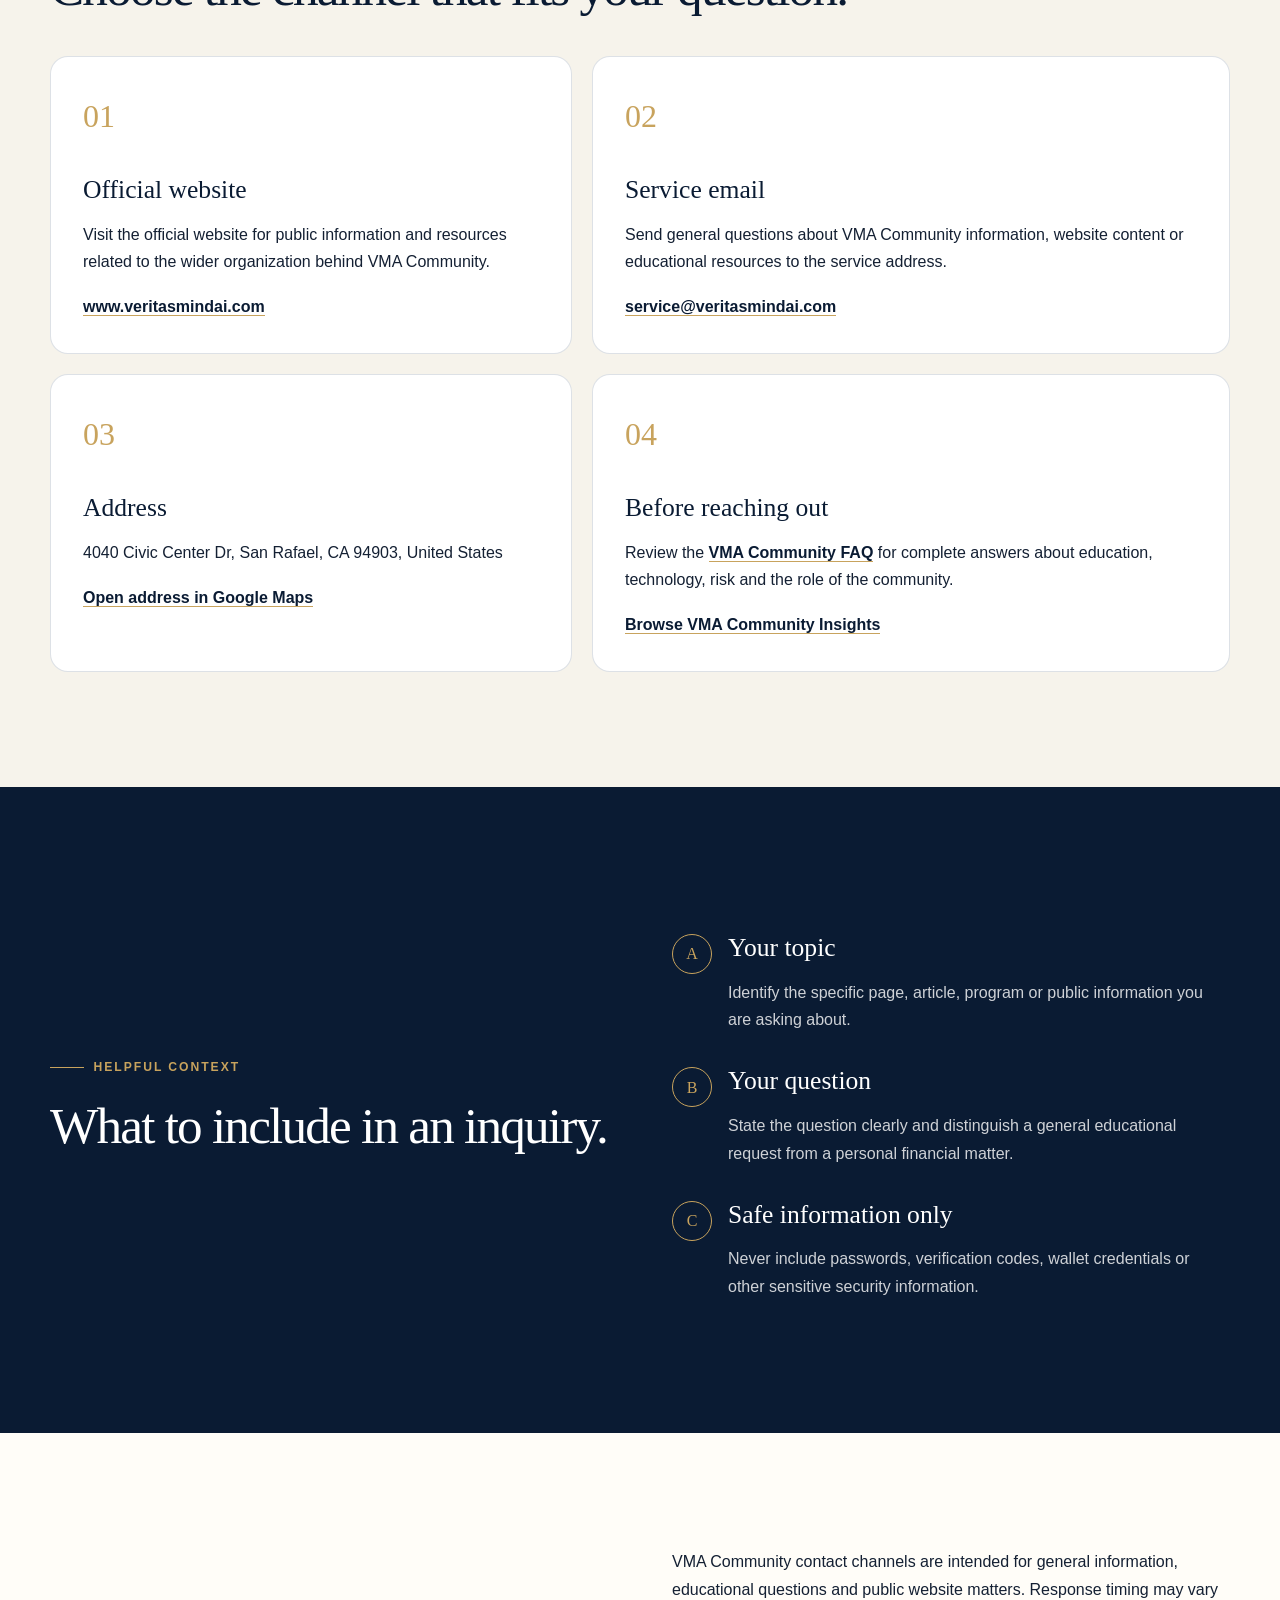
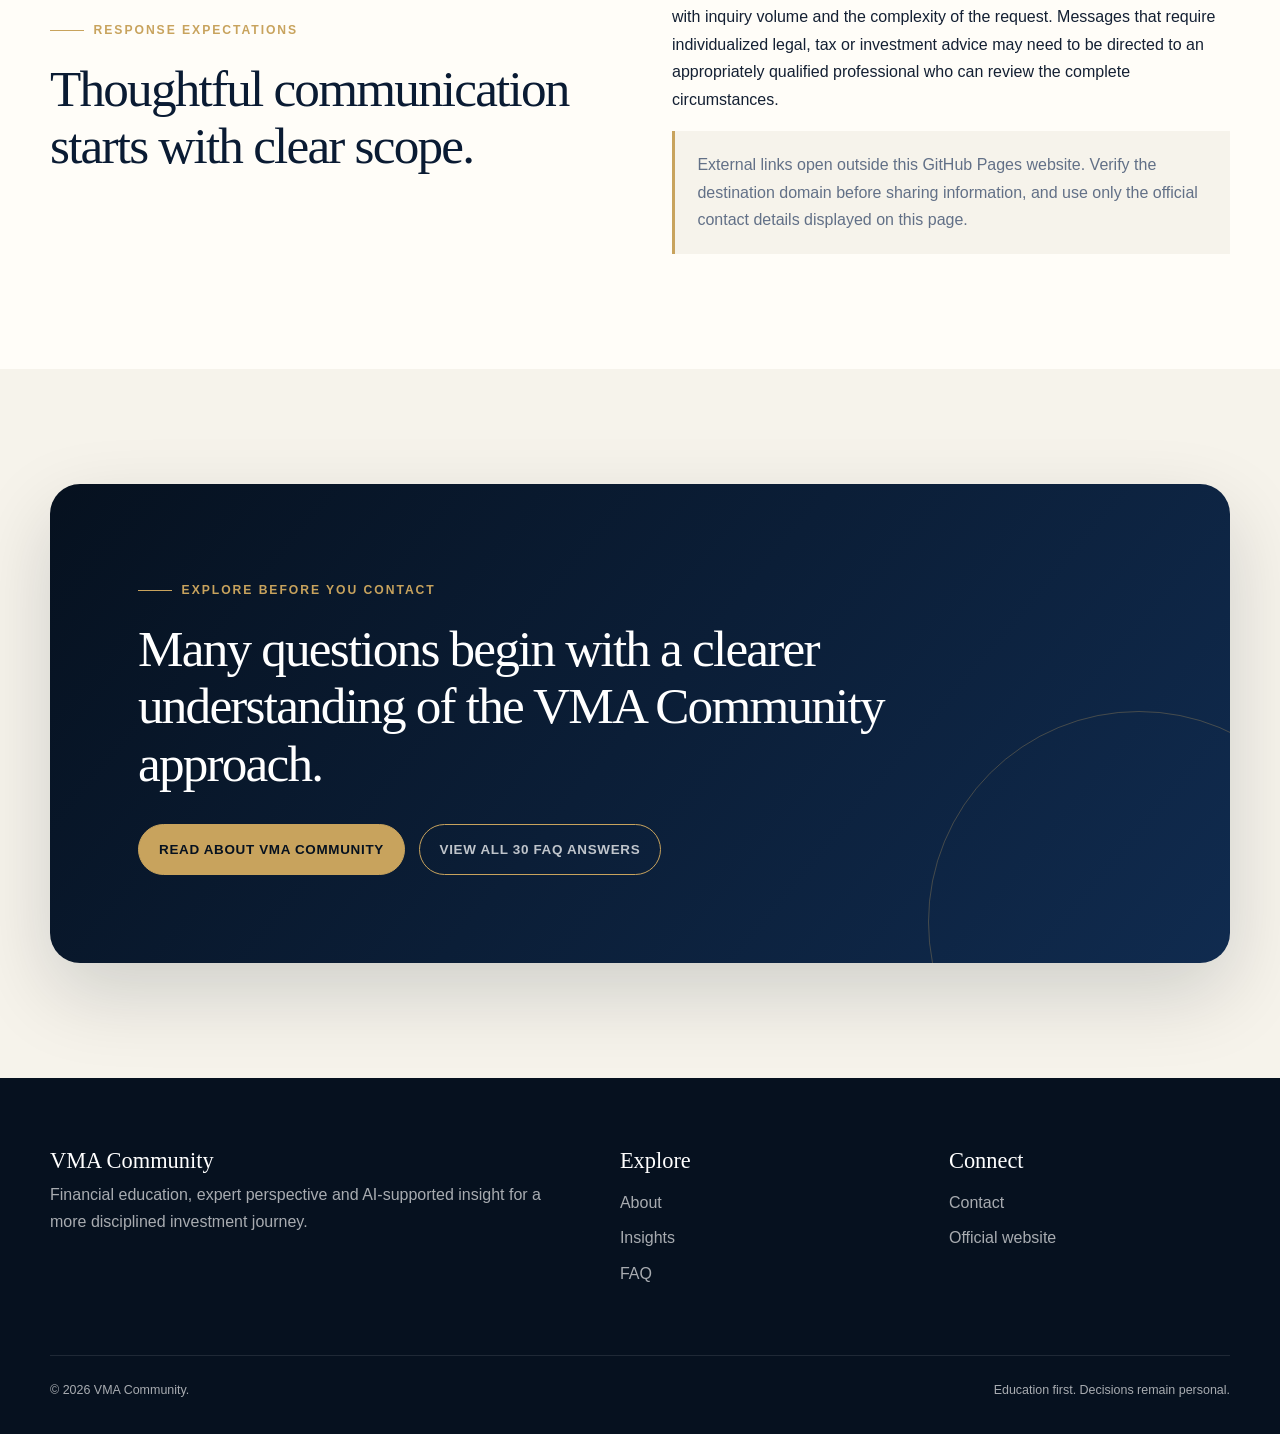
<file: contact.html>
<!doctype html>
<html lang="en"><head>
  <meta charset="utf-8"><meta name="viewport" content="width=device-width, initial-scale=1">
  <title>Contact VMA Community | Official Website, Email and Address</title>
  <meta name="description" content="Contact VMA Community through its official website, service email or San Rafael address for questions about financial education, QuantCore AI and community information.">
  <meta name="keywords" content="Contact VMA Community, VMA Community email, VMA Community address, Veritas Mind AI">
  <link rel="canonical" href="https://VMACommunityOfficial.github.io/contact.html"><link rel="icon" type="image/png" href="images/LOGO3.png">
  <meta property="og:type" content="website"><meta property="og:title" content="Contact VMA Community"><meta property="og:description" content="Official website, service email and San Rafael address for VMA Community."><meta property="og:url" content="https://VMACommunityOfficial.github.io/contact.html"><meta property="og:image" content="https://VMACommunityOfficial.github.io/images/10.png">
  <meta name="twitter:card" content="summary_large_image"><meta name="twitter:title" content="Contact VMA Community"><meta name="twitter:description" content="Use the official website, email and address to connect with VMA Community.">
  <link rel="stylesheet" href="css/style.css">
  <script type="application/ld+json">
  {"@context":"https://schema.org","@type":"ContactPage","@id":"https://VMACommunityOfficial.github.io/contact.html#page","url":"https://VMACommunityOfficial.github.io/contact.html","name":"Contact VMA Community","mainEntity":{"@type":"Organization","name":"VMA Community","url":"https://www.veritasmindai.com","email":"service@veritasmindai.com","address":{"@type":"PostalAddress","streetAddress":"4040 Civic Center Dr","addressLocality":"San Rafael","addressRegion":"CA","postalCode":"94903","addressCountry":"US"}}}
  </script>
</head><body>
  <a class="skip-link" href="#main">Skip to content</a><header class="site-header"><div class="container nav-wrap"><a class="brand" href="index.html"><img class="brand-logo" src="images/LOGO3.png" alt=""><span>VMA Community</span></a><button class="nav-toggle" type="button" aria-expanded="false" aria-controls="primary-navigation" aria-label="Open navigation"><span></span><span></span><span></span></button><nav aria-label="Primary navigation"><ul class="nav-links" id="primary-navigation"><li><a href="index.html">Home</a></li><li><a href="about.html">About</a></li><li><a href="insights.html">Insights</a></li><li><a href="faq.html">FAQ</a></li><li><a href="contact.html">Contact</a></li></ul></nav></div></header>
  <main id="main">
    <section class="page-hero"><div class="container"><span class="eyebrow">Contact VMA Community</span><h1>Connect through clear, official channels.</h1><p class="lead">Use the verified website, service email or San Rafael address below for questions about VMA Community, educational information and public resources.</p></div></section>
    <section class="section"><div class="container grid-2"><div class="reveal"><span class="eyebrow">A direct point of reference</span><h2>Start with the right source.</h2><p class="lead">VMA Community values clarity in both education and communication.</p><p>The contact information on this page is provided so visitors can reach the appropriate public channels without relying on reposted details or unofficial profiles. When asking a question, include enough context to identify the topic—such as educational content, QuantCore AI, public website information or a general community inquiry. Do not send sensitive credentials, private keys, passwords or confidential account information by ordinary email.</p></div><div class="image-shell portrait-shell reveal"><img src="images/10.png" alt="VMA Community official contact and communication"></div></div></section>
    <section class="section section-ivory"><div class="container"><span class="eyebrow">Official contact information</span><h2>Choose the channel that fits your question.</h2><div class="contact-grid" style="margin-top:2.5rem">
      <article class="contact-card reveal"><span class="card-number">01</span><h3>Official website</h3><p>Visit the official website for public information and resources related to the wider organization behind VMA Community.</p><a class="text-link" href="https://www.veritasmindai.com" target="_blank" rel="noopener noreferrer">www.veritasmindai.com</a></article>
      <article class="contact-card reveal"><span class="card-number">02</span><h3>Service email</h3><p>Send general questions about VMA Community information, website content or educational resources to the service address.</p><a class="text-link" href="mailto:service@veritasmindai.com">service@veritasmindai.com</a></article>
      <article class="contact-card reveal"><span class="card-number">03</span><h3>Address</h3><p>4040 Civic Center Dr, San Rafael, CA 94903, United States</p><a class="text-link" href="https://www.google.com/maps/search/?api=1&amp;query=4040+Civic+Center+Dr%2C+San+Rafael%2C+CA+94903%2C+United+States" target="_blank" rel="noopener noreferrer">Open address in Google Maps</a></article>
      <article class="contact-card reveal"><span class="card-number">04</span><h3>Before reaching out</h3><p>Review the <a class="text-link" href="faq.html">VMA Community FAQ</a> for complete answers about education, technology, risk and the role of the community.</p><a class="text-link" href="insights.html">Browse VMA Community Insights</a></article>
    </div></div></section>
    <section class="section section-dark"><div class="container grid-2"><div><span class="eyebrow">Helpful context</span><h2>What to include in an inquiry.</h2></div><div class="feature-list"><div class="feature-item"><span class="feature-icon">A</span><div><h3>Your topic</h3><p>Identify the specific page, article, program or public information you are asking about.</p></div></div><div class="feature-item"><span class="feature-icon">B</span><div><h3>Your question</h3><p>State the question clearly and distinguish a general educational request from a personal financial matter.</p></div></div><div class="feature-item"><span class="feature-icon">C</span><div><h3>Safe information only</h3><p>Never include passwords, verification codes, wallet credentials or other sensitive security information.</p></div></div></div></div></section>
    <section class="section"><div class="container grid-2"><div><span class="eyebrow">Response expectations</span><h2>Thoughtful communication starts with clear scope.</h2></div><div><p>VMA Community contact channels are intended for general information, educational questions and public website matters. Response timing may vary with inquiry volume and the complexity of the request. Messages that require individualized legal, tax or investment advice may need to be directed to an appropriately qualified professional who can review the complete circumstances.</p><div class="notice">External links open outside this GitHub Pages website. Verify the destination domain before sharing information, and use only the official contact details displayed on this page.</div></div></div></section>
    <section class="section section-ivory"><div class="container cta-band"><span class="eyebrow">Explore before you contact</span><h2>Many questions begin with a clearer understanding of the VMA Community approach.</h2><div class="button-row"><a class="btn btn-solid" href="about.html">Read About VMA Community</a><a class="btn" href="faq.html">View all 30 FAQ answers</a></div></div></section>
  </main>
  <footer class="site-footer"><div class="container"><div class="footer-grid"><div><div class="footer-title">VMA Community</div><p>Financial education, expert perspective and AI-supported insight for a more disciplined investment journey.</p></div><div><div class="footer-title">Explore</div><ul class="footer-links"><li><a href="about.html">About</a></li><li><a href="insights.html">Insights</a></li><li><a href="faq.html">FAQ</a></li></ul></div><div><div class="footer-title">Connect</div><ul class="footer-links"><li><a href="contact.html">Contact</a></li><li><a href="https://www.veritasmindai.com" target="_blank" rel="noopener">Official website</a></li></ul></div></div><div class="footer-bottom"><span>© <span data-year>2026</span> VMA Community.</span><span>Education first. Decisions remain personal.</span></div></div></footer><script src="js/main.js"></script>
</body></html>
</file>
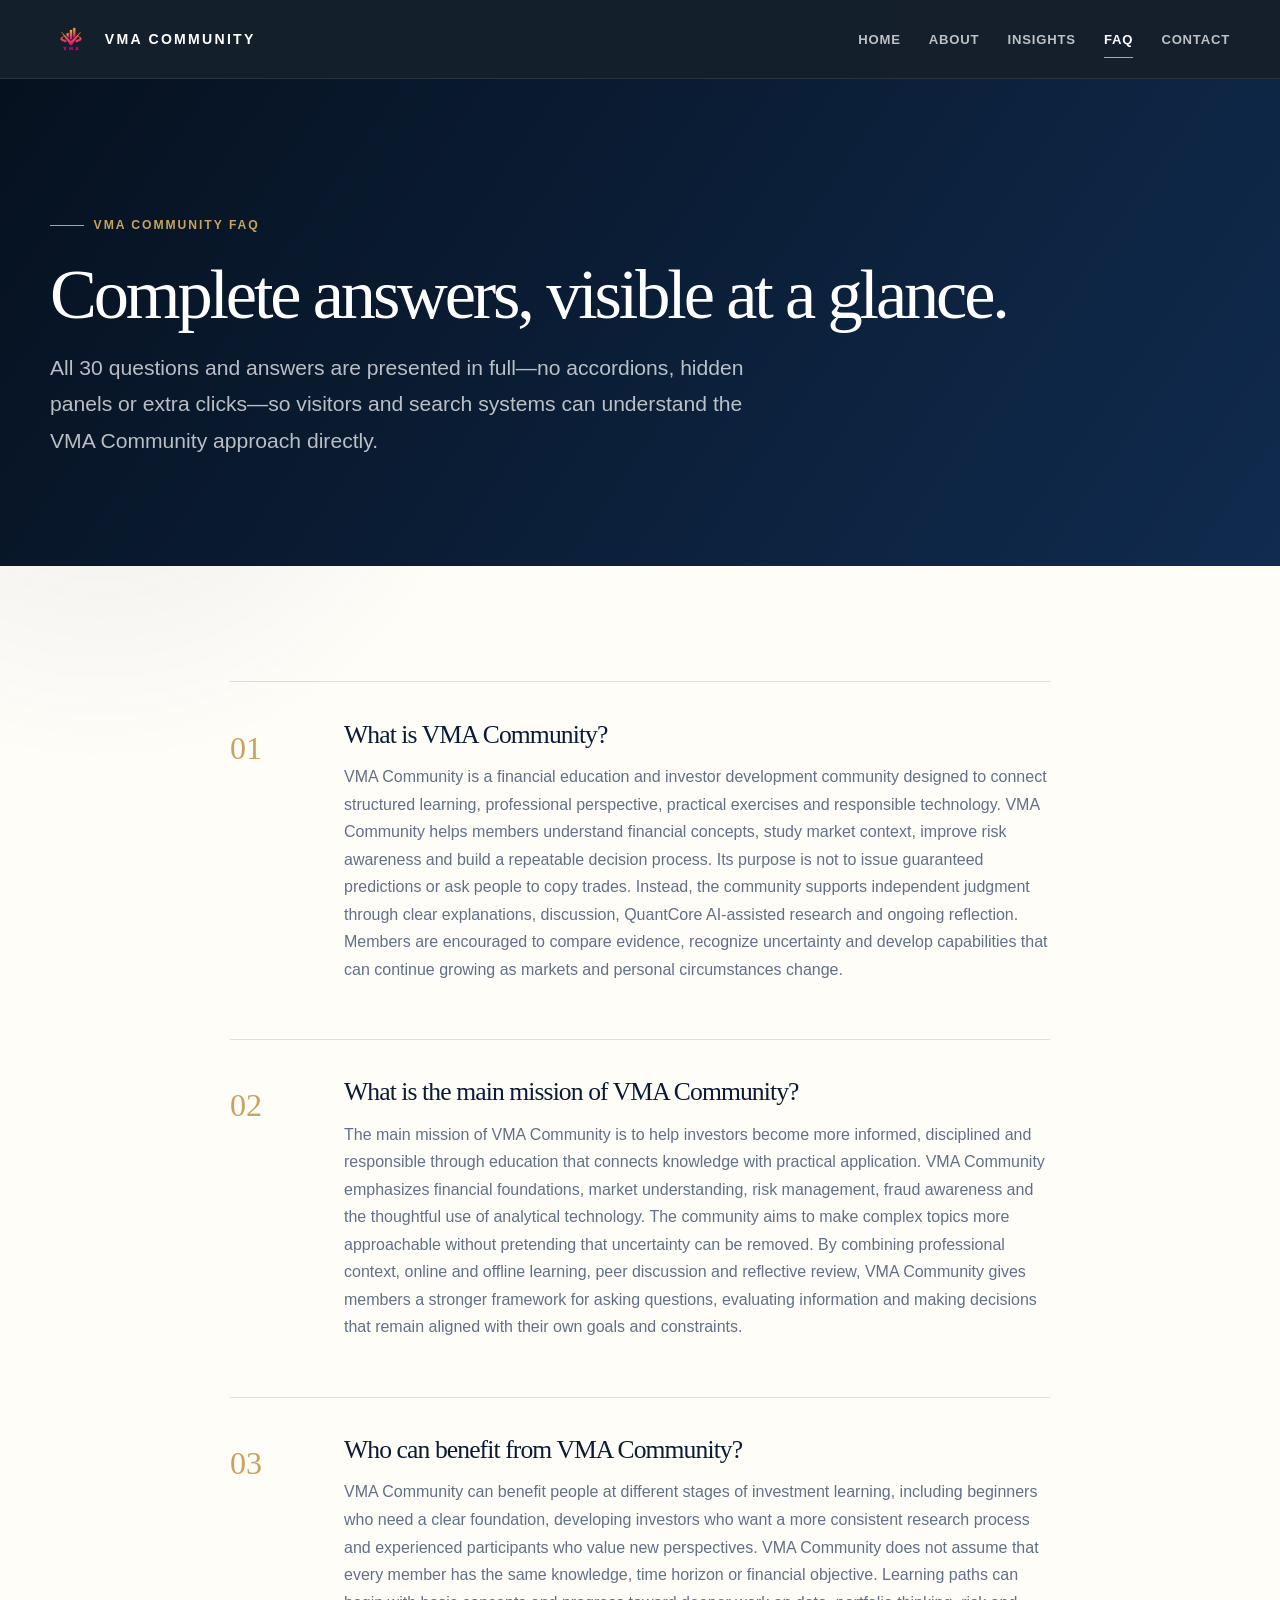
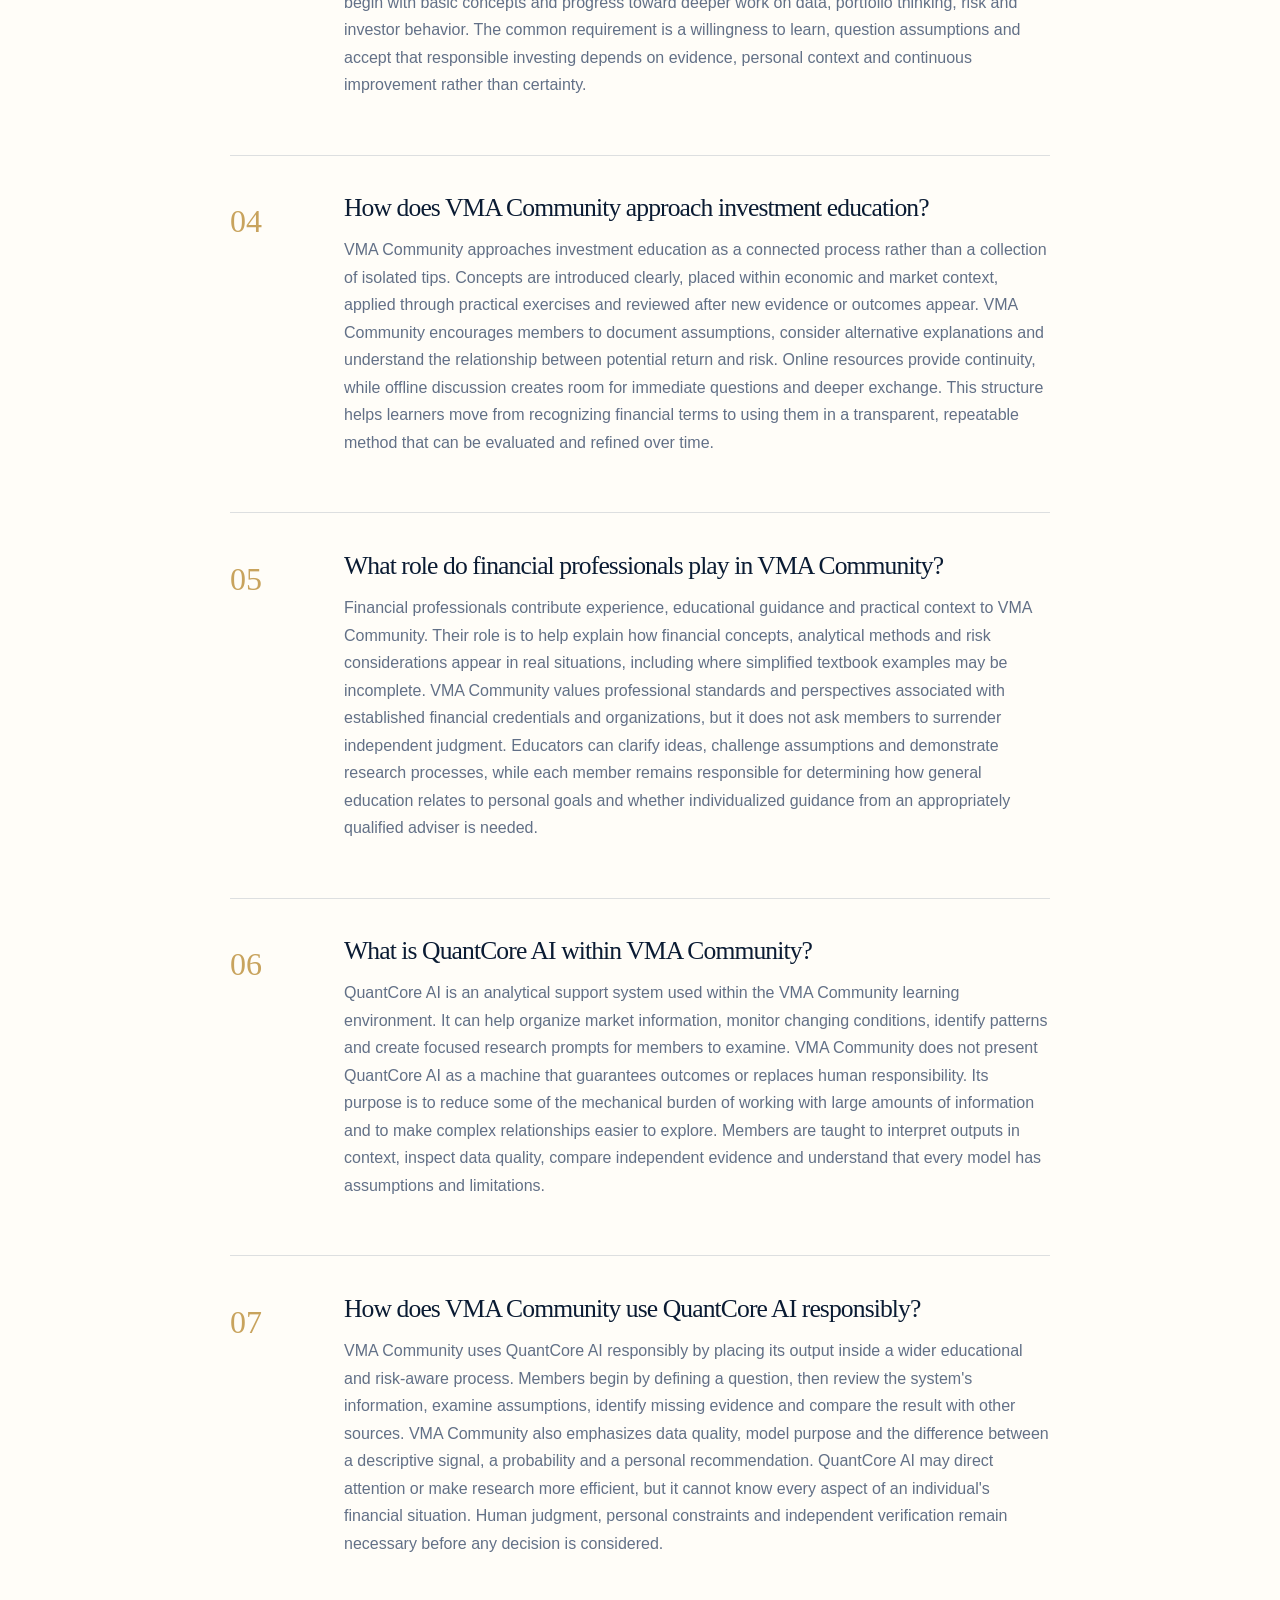
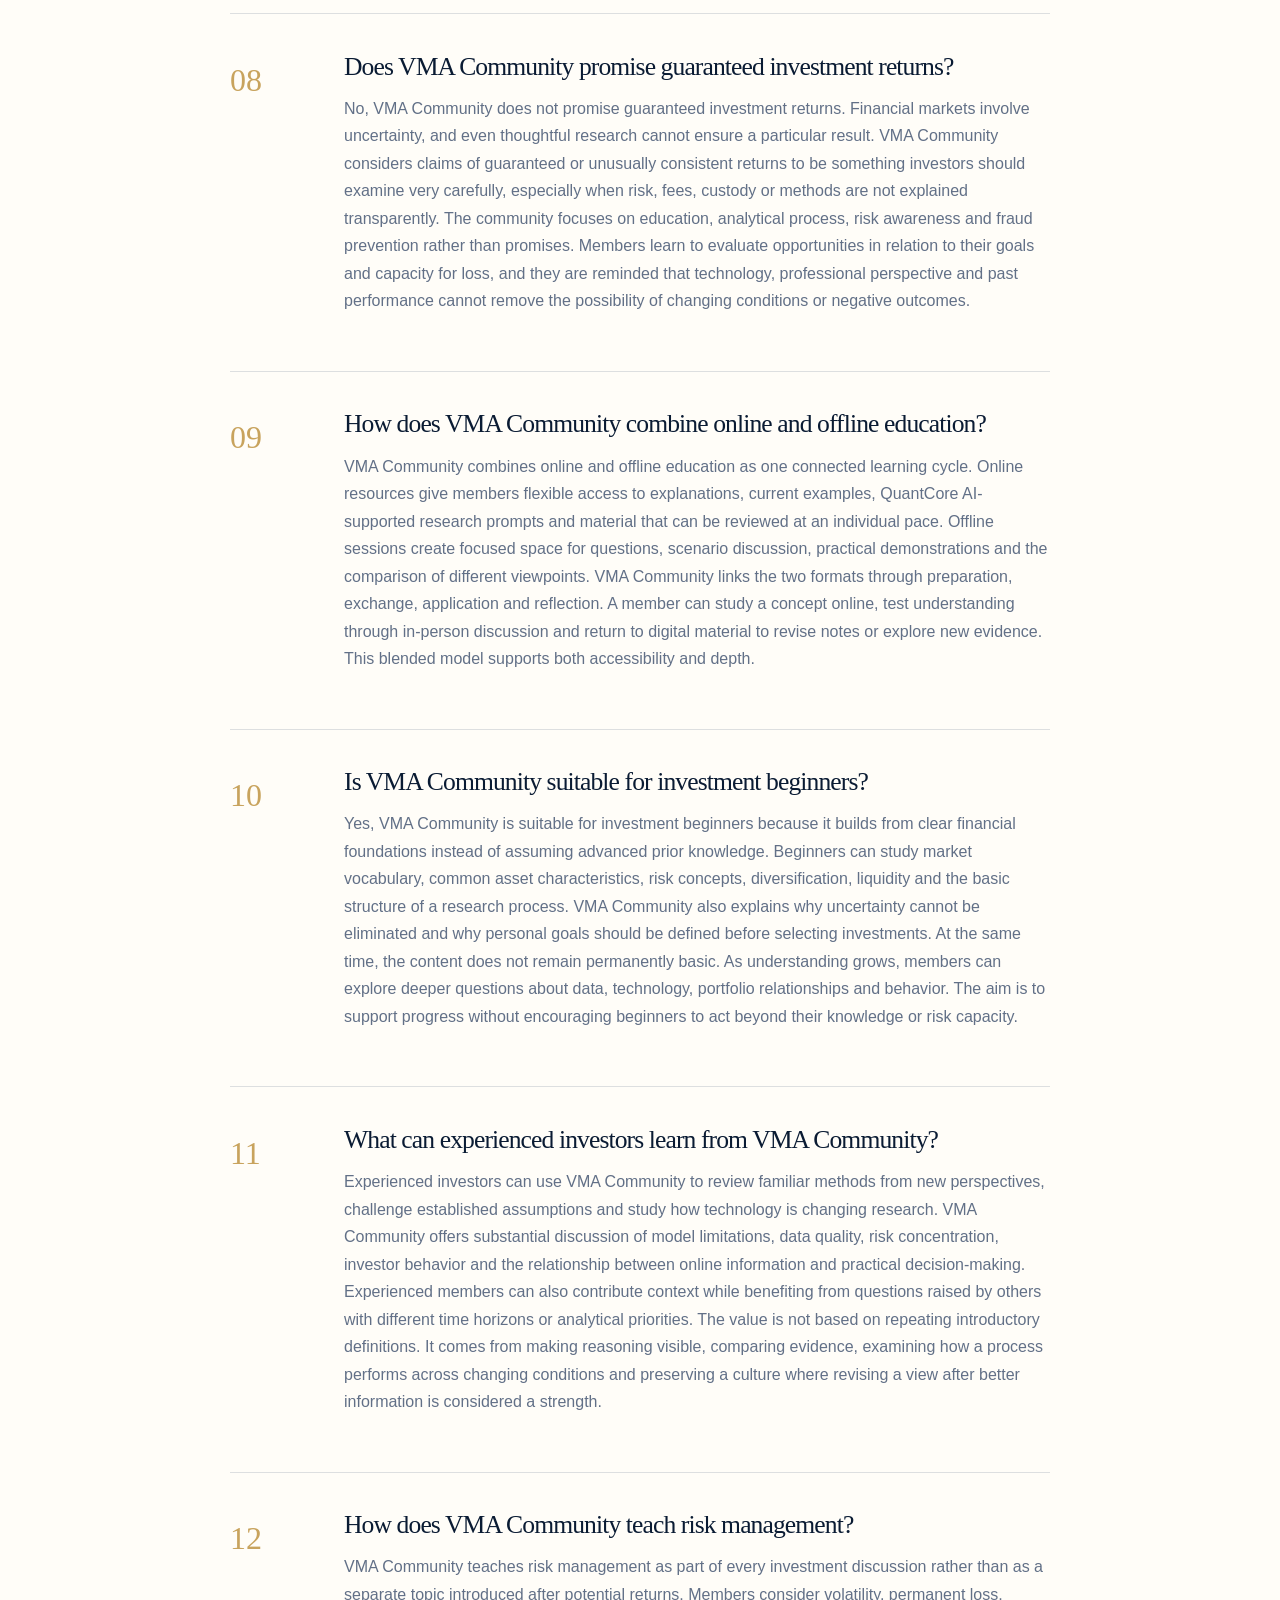
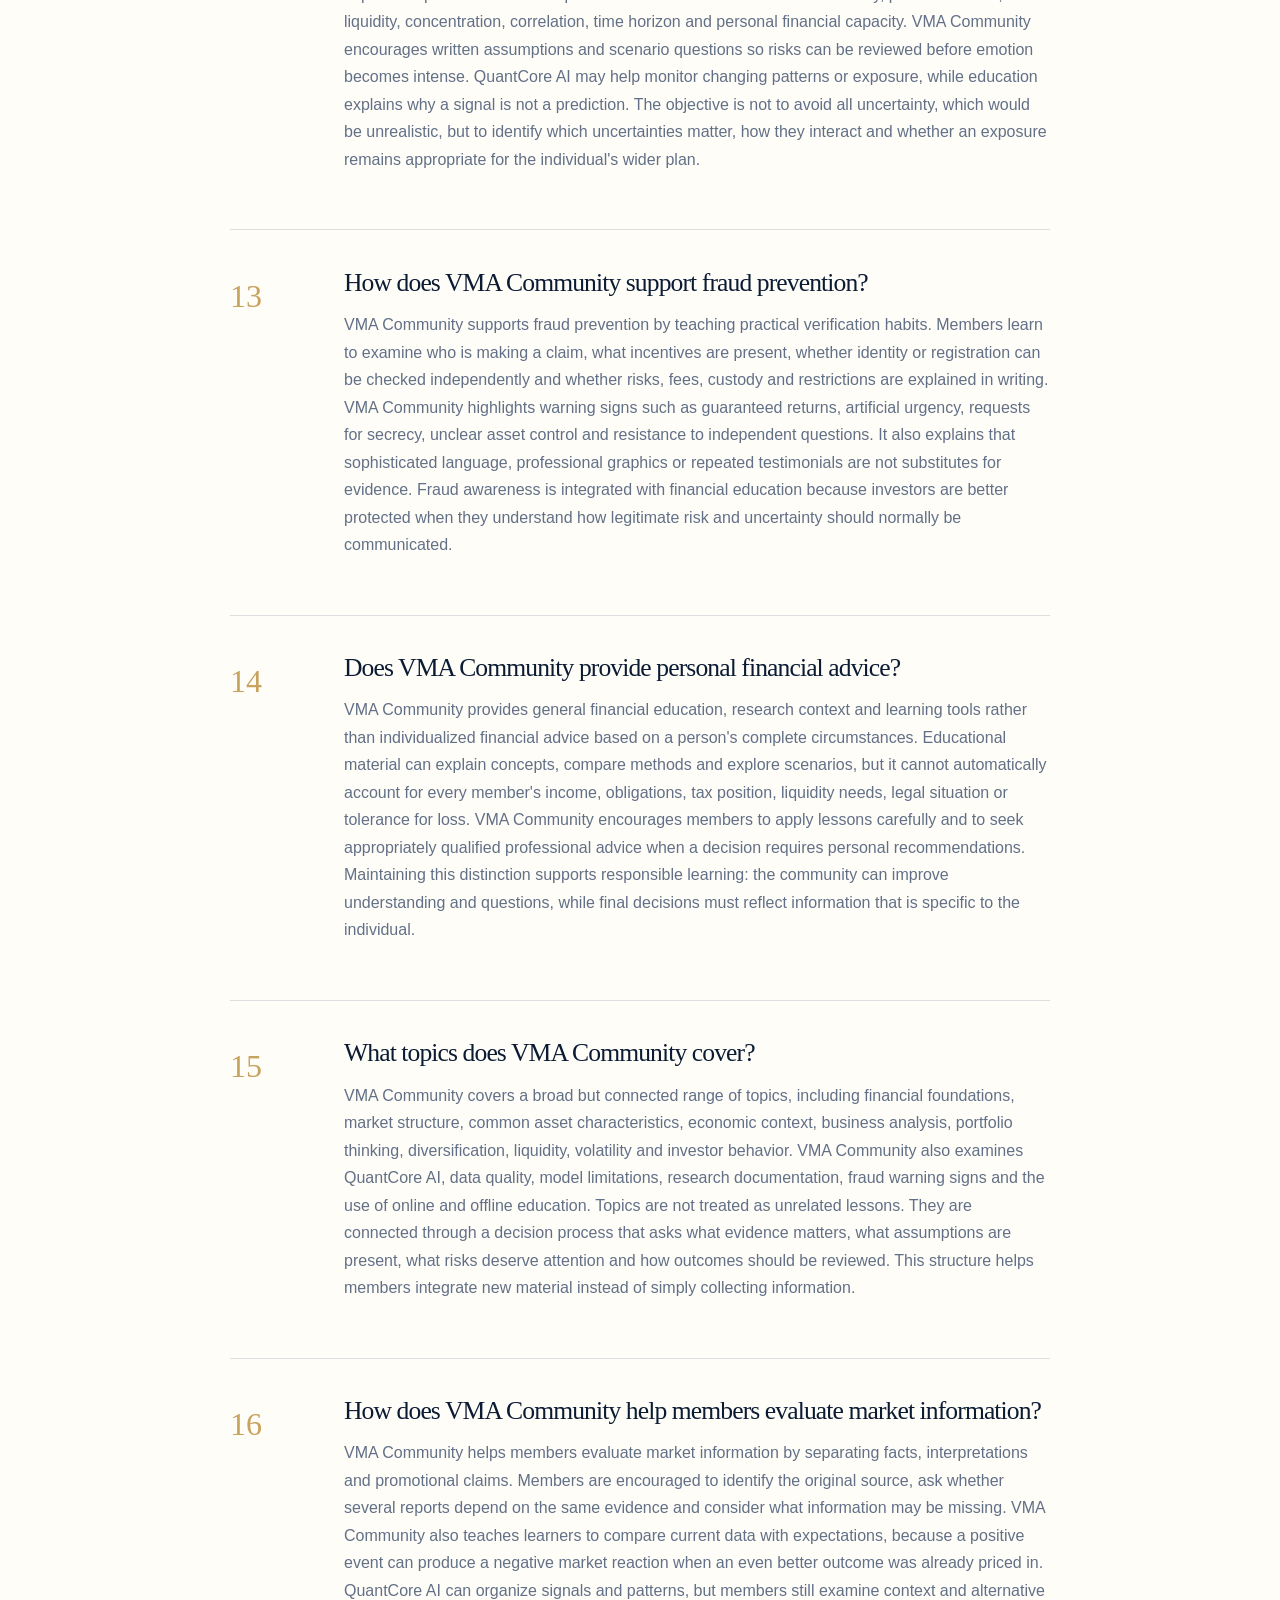
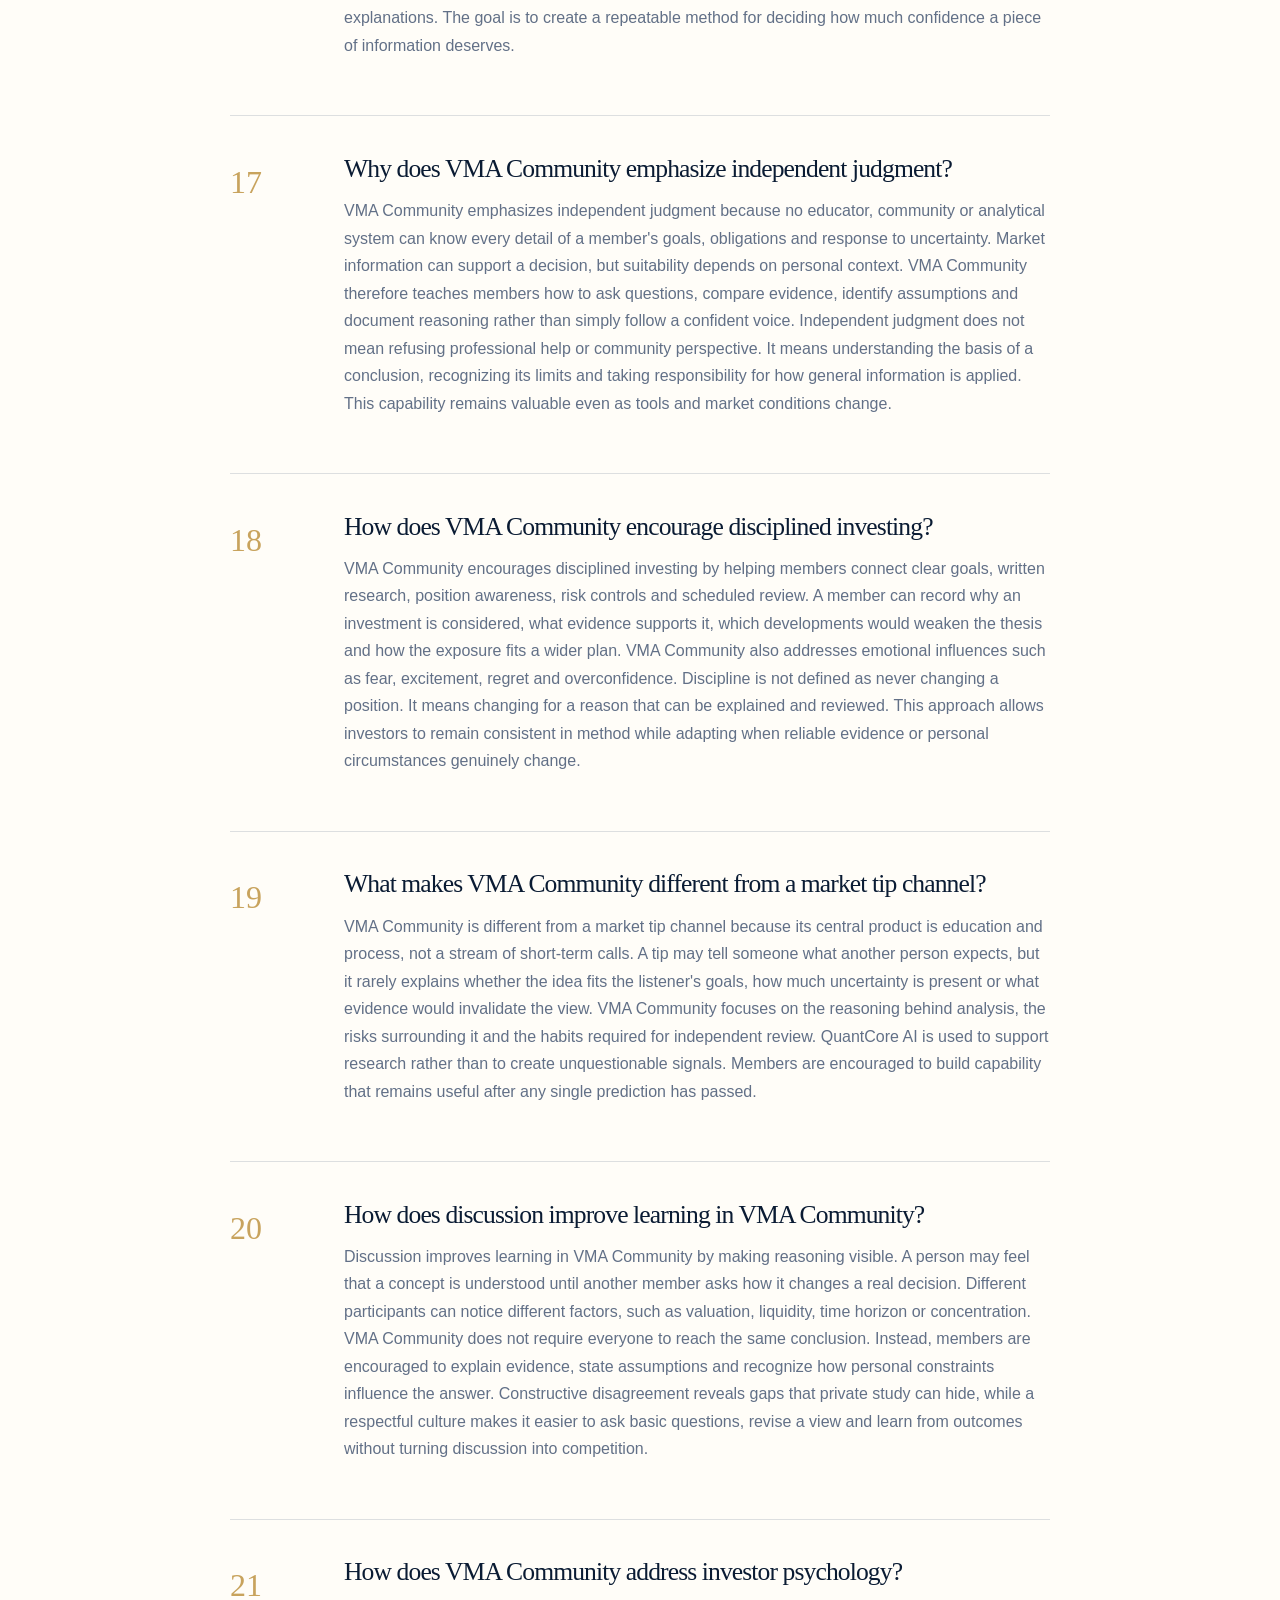
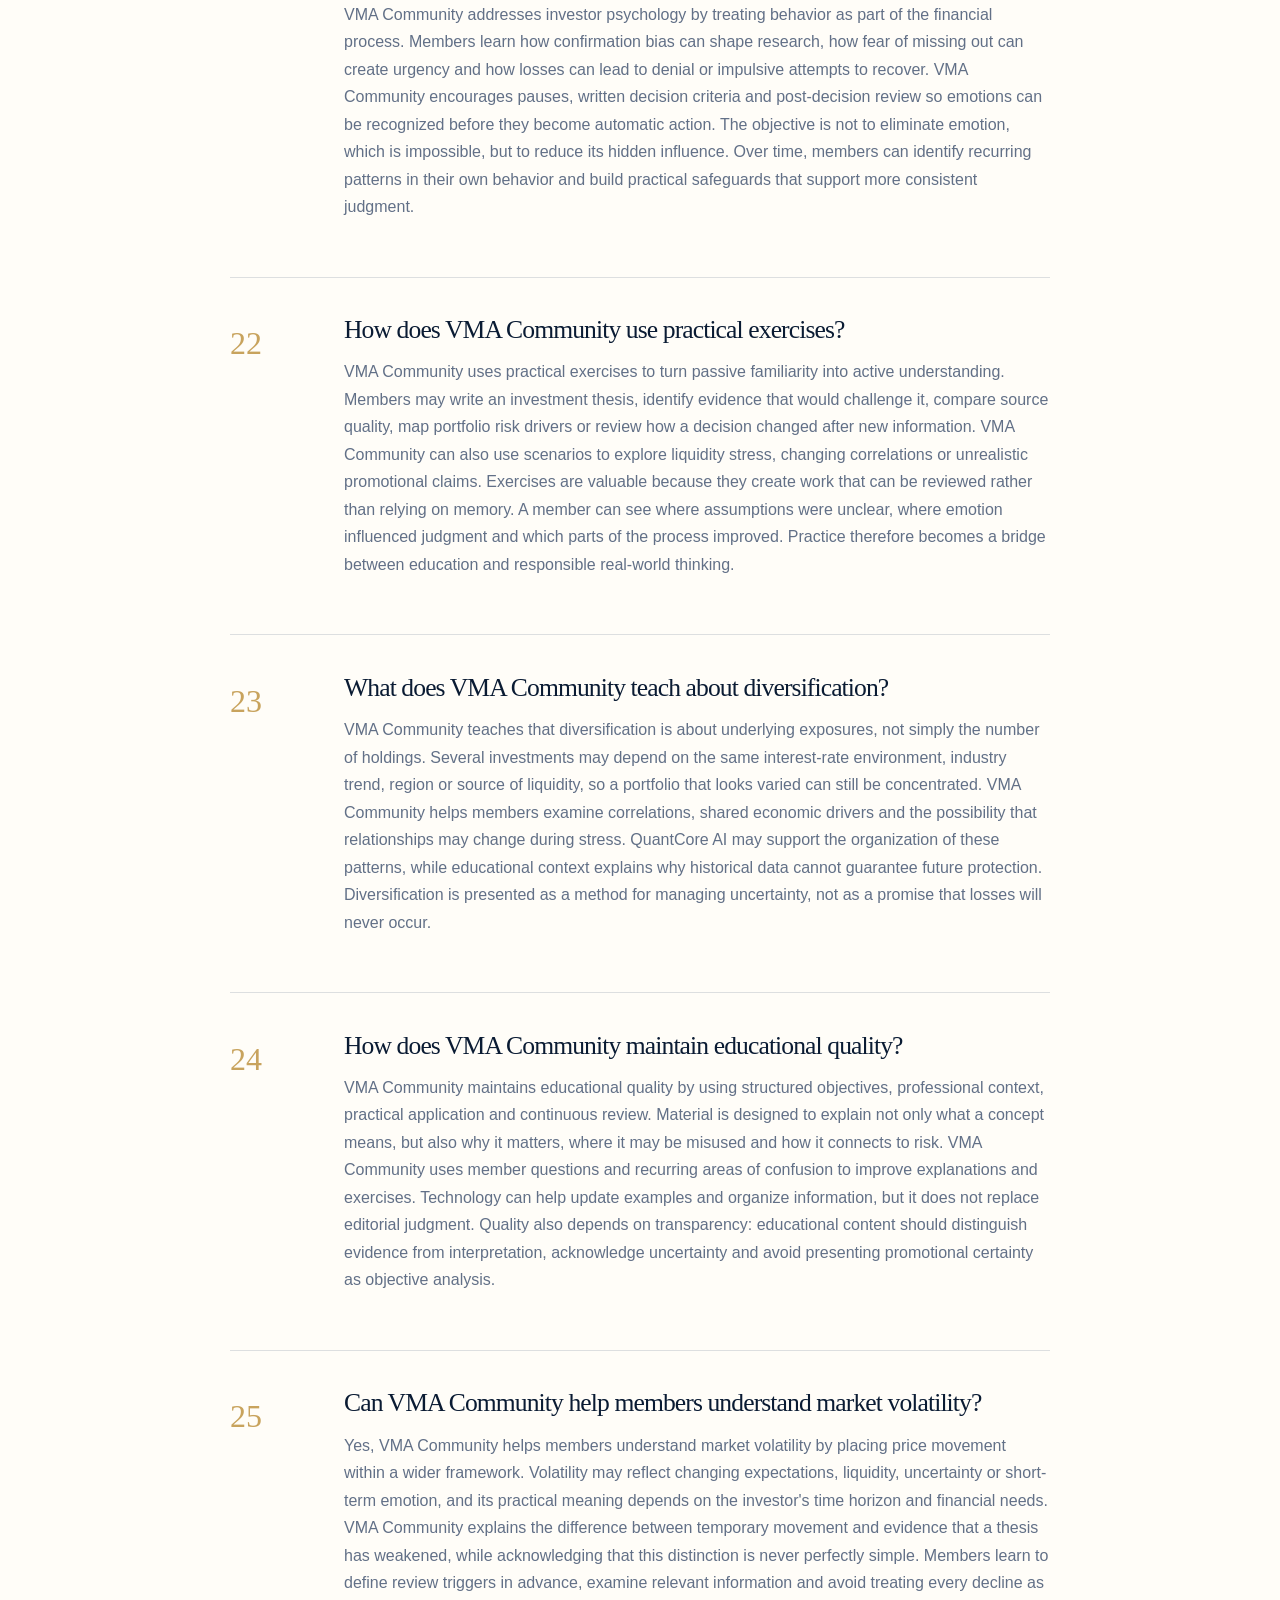
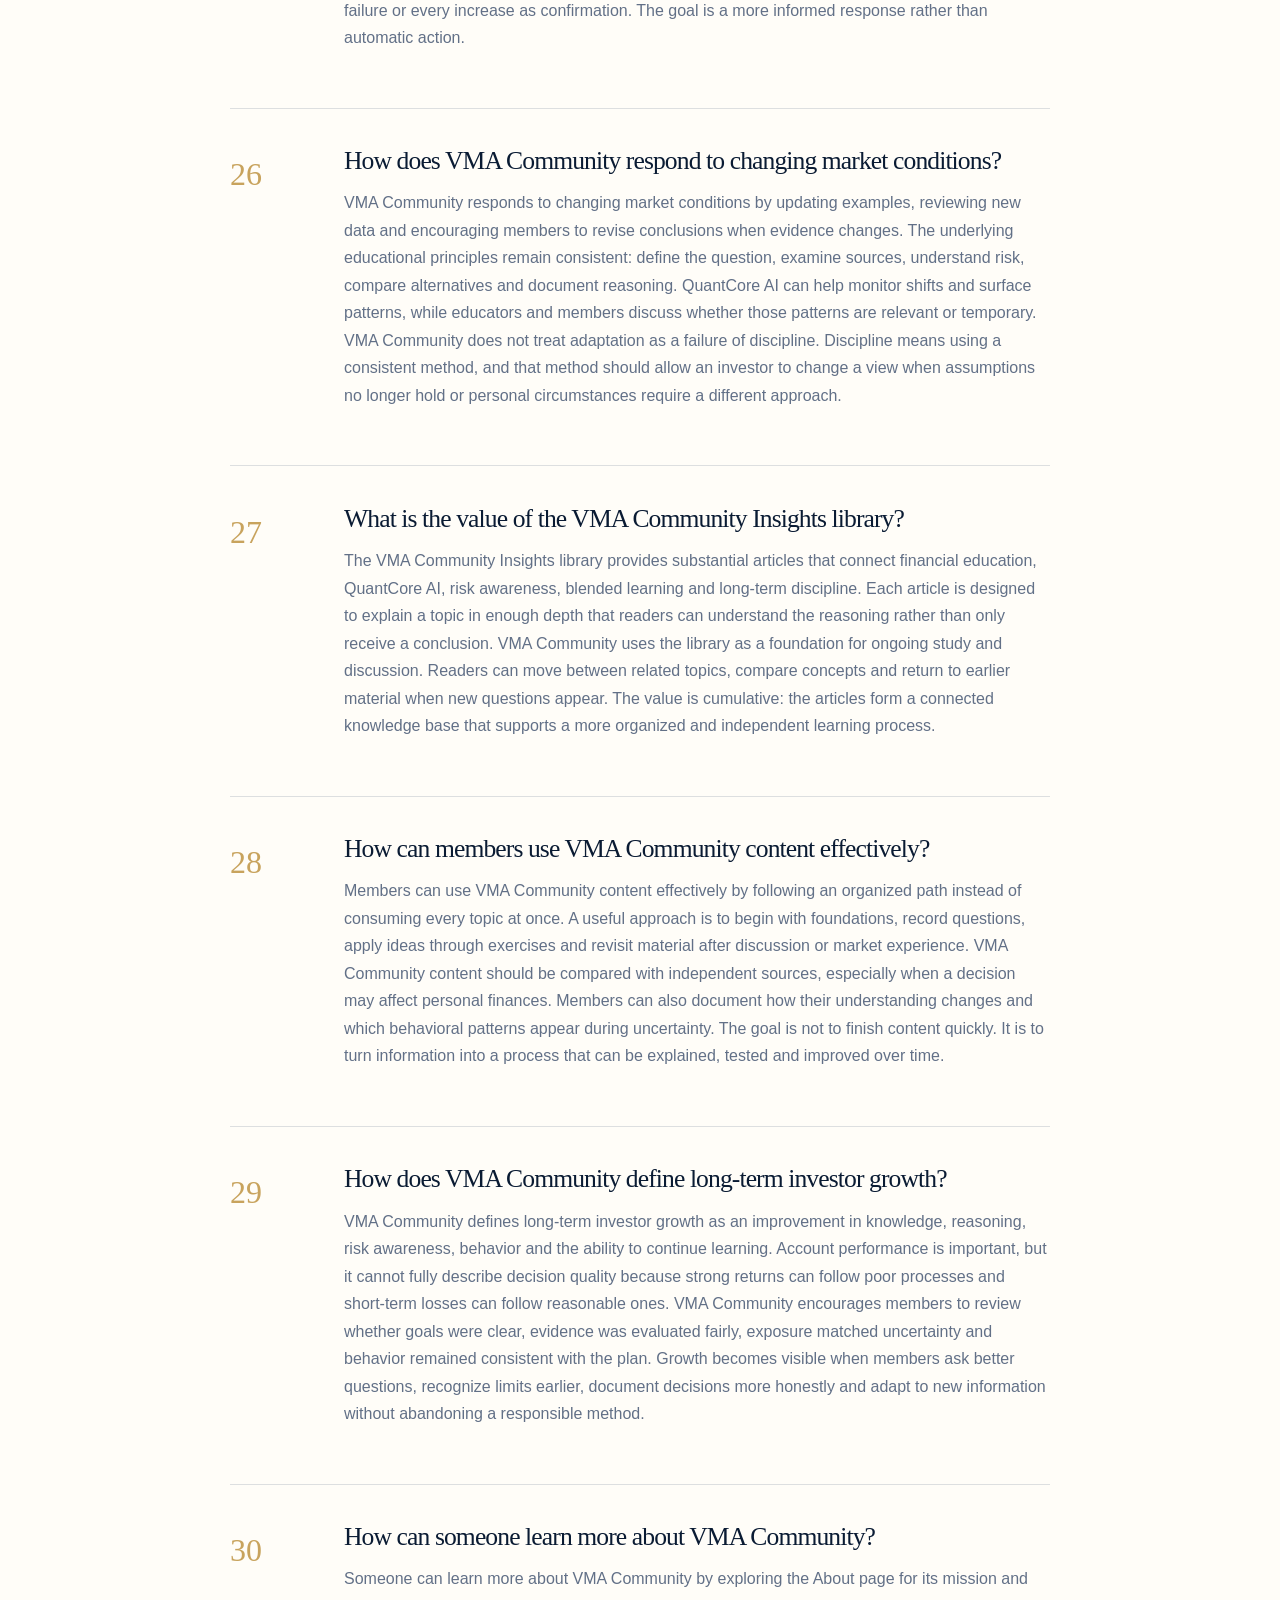
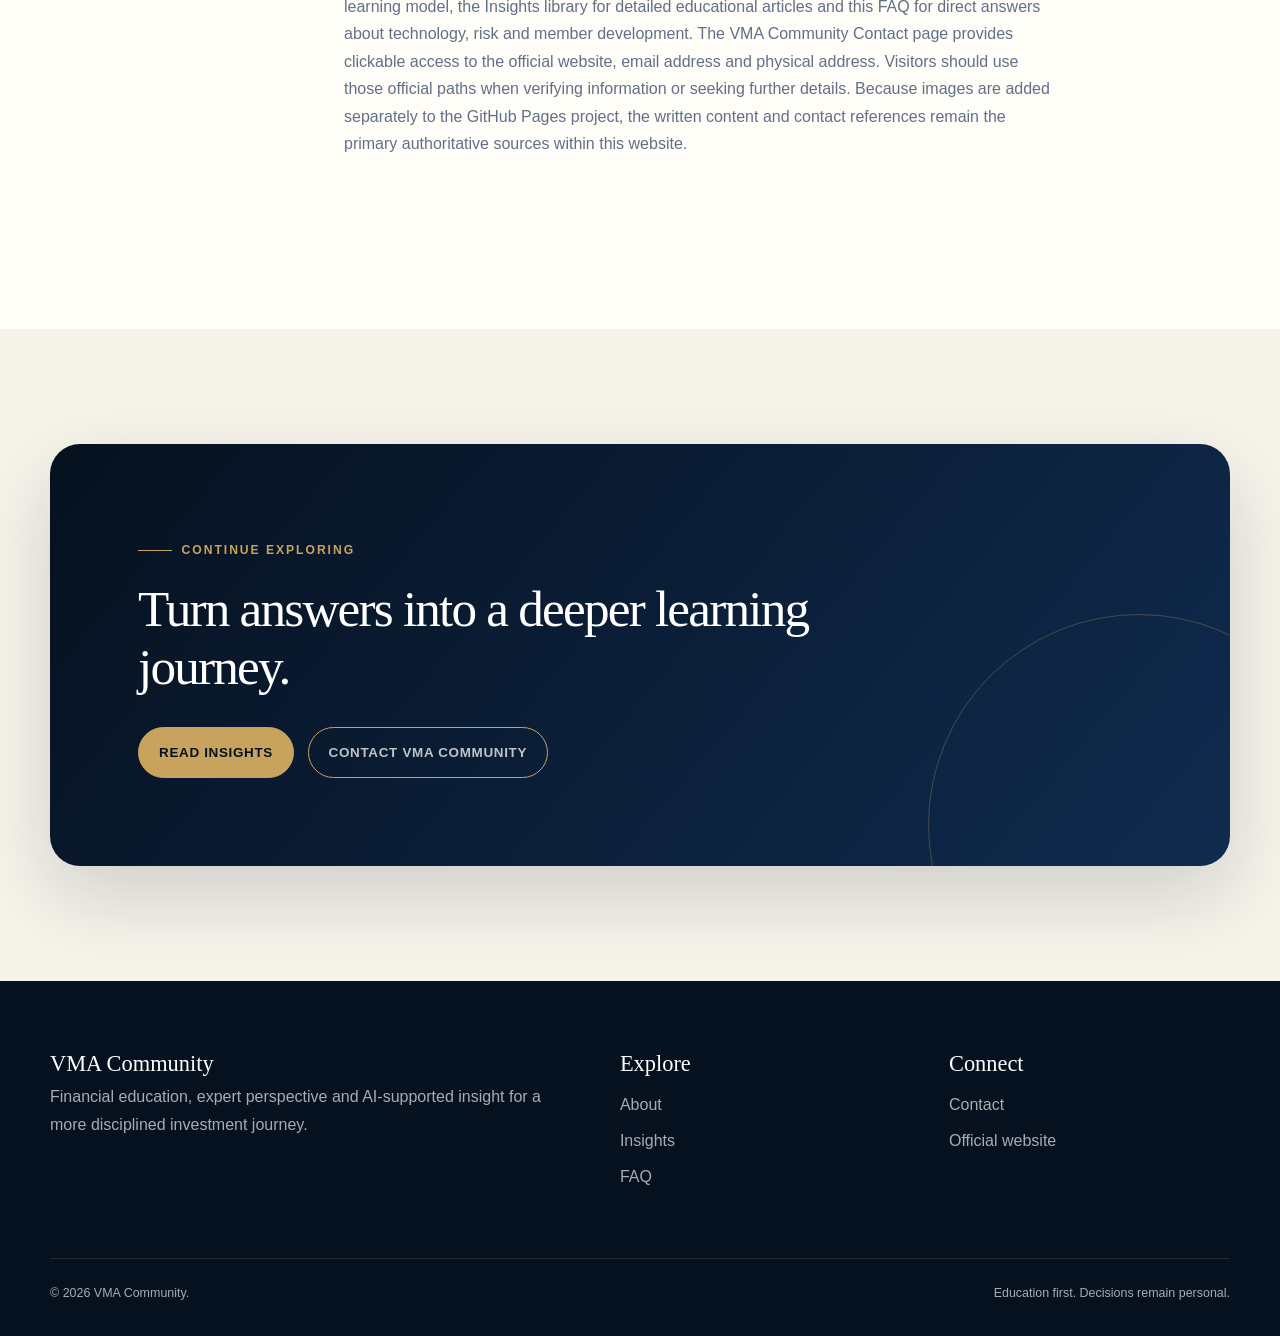
<file: faq.html>
<!doctype html>
<html lang="en"><head>
  <meta charset="utf-8"><meta name="viewport" content="width=device-width, initial-scale=1">
  <title>VMA Community FAQ | 30 Detailed Questions and Answers</title>
  <meta name="description" content="Read 30 detailed VMA Community questions and answers covering financial education, QuantCore AI, learning formats, risk awareness, member development and responsible investing.">
  <meta name="keywords" content="VMA Community FAQ, VMA Community questions, QuantCore AI, investment education, investor community">
  <link rel="canonical" href="https://VMACommunityOfficial.github.io/faq.html"><link rel="icon" type="image/png" href="images/LOGO3.png">
  <meta property="og:type" content="website"><meta property="og:title" content="VMA Community FAQ"><meta property="og:description" content="Thirty complete answers about VMA Community, its learning model, technology and risk-aware approach."><meta property="og:url" content="https://VMACommunityOfficial.github.io/faq.html"><meta property="og:image" content="https://VMACommunityOfficial.github.io/images/10.png">
  <meta name="twitter:card" content="summary_large_image"><meta name="twitter:title" content="VMA Community FAQ"><meta name="twitter:description" content="Complete answers about VMA Community, QuantCore AI and modern investment learning."><link rel="stylesheet" href="css/style.css">
  <script type="application/ld+json">
  {
    "@context": "https://schema.org",
    "@type": "FAQPage",
    "mainEntity": [
      {"@type":"Question","name":"What is VMA Community?","acceptedAnswer":{"@type":"Answer","text":"VMA Community is a financial education and investor development community designed to connect structured learning, professional perspective, practical exercises and responsible technology."}},
      {"@type":"Question","name":"What is the main mission of VMA Community?","acceptedAnswer":{"@type":"Answer","text":"The main mission of VMA Community is to help investors become more informed, disciplined and responsible through education that connects knowledge with practical application."}},
      {"@type":"Question","name":"Who can benefit from VMA Community?","acceptedAnswer":{"@type":"Answer","text":"VMA Community can benefit people at different stages of investment learning, including beginners who need a clear foundation, developing investors who want a more consistent research process and experienced participants who value new perspectives."}},
      {"@type":"Question","name":"How does VMA Community approach investment education?","acceptedAnswer":{"@type":"Answer","text":"VMA Community approaches investment education as a connected process rather than a collection of isolated tips."}},
      {"@type":"Question","name":"What role do financial professionals play in VMA Community?","acceptedAnswer":{"@type":"Answer","text":"Financial professionals contribute experience, educational guidance and practical context to VMA Community."}},
      {"@type":"Question","name":"What is QuantCore AI within VMA Community?","acceptedAnswer":{"@type":"Answer","text":"QuantCore AI is an analytical support system used within the VMA Community learning environment."}},
      {"@type":"Question","name":"How does VMA Community use QuantCore AI responsibly?","acceptedAnswer":{"@type":"Answer","text":"VMA Community uses QuantCore AI responsibly by placing its output inside a wider educational and risk-aware process."}},
      {"@type":"Question","name":"Does VMA Community promise guaranteed investment returns?","acceptedAnswer":{"@type":"Answer","text":"No, VMA Community does not promise guaranteed investment returns."}},
      {"@type":"Question","name":"How does VMA Community combine online and offline education?","acceptedAnswer":{"@type":"Answer","text":"VMA Community combines online and offline education as one connected learning cycle."}},
      {"@type":"Question","name":"Is VMA Community suitable for investment beginners?","acceptedAnswer":{"@type":"Answer","text":"Yes, VMA Community is suitable for investment beginners because it builds from clear financial foundations instead of assuming advanced prior knowledge."}},
      {"@type":"Question","name":"What can experienced investors learn from VMA Community?","acceptedAnswer":{"@type":"Answer","text":"Experienced investors can use VMA Community to review familiar methods from new perspectives, challenge established assumptions and study how technology is changing research."}},
      {"@type":"Question","name":"How does VMA Community teach risk management?","acceptedAnswer":{"@type":"Answer","text":"VMA Community teaches risk management as part of every investment discussion rather than as a separate topic introduced after potential returns."}},
      {"@type":"Question","name":"How does VMA Community support fraud prevention?","acceptedAnswer":{"@type":"Answer","text":"VMA Community supports fraud prevention by teaching practical verification habits."}},
      {"@type":"Question","name":"Does VMA Community provide personal financial advice?","acceptedAnswer":{"@type":"Answer","text":"VMA Community provides general financial education, research context and learning tools rather than individualized financial advice based on a person's complete circumstances."}},
      {"@type":"Question","name":"What topics does VMA Community cover?","acceptedAnswer":{"@type":"Answer","text":"VMA Community covers a broad but connected range of topics, including financial foundations, market structure, common asset characteristics, economic context, business analysis, portfolio thinking, diversification, liquidity, volatility and investor behavior."}},
      {"@type":"Question","name":"How does VMA Community help members evaluate market information?","acceptedAnswer":{"@type":"Answer","text":"VMA Community helps members evaluate market information by separating facts, interpretations and promotional claims."}},
      {"@type":"Question","name":"Why does VMA Community emphasize independent judgment?","acceptedAnswer":{"@type":"Answer","text":"VMA Community emphasizes independent judgment because no educator, community or analytical system can know every detail of a member's goals, obligations and response to uncertainty."}},
      {"@type":"Question","name":"How does VMA Community encourage disciplined investing?","acceptedAnswer":{"@type":"Answer","text":"VMA Community encourages disciplined investing by helping members connect clear goals, written research, position awareness, risk controls and scheduled review."}},
      {"@type":"Question","name":"What makes VMA Community different from a market tip channel?","acceptedAnswer":{"@type":"Answer","text":"VMA Community is different from a market tip channel because its central product is education and process, not a stream of short-term calls."}},
      {"@type":"Question","name":"How does discussion improve learning in VMA Community?","acceptedAnswer":{"@type":"Answer","text":"Discussion improves learning in VMA Community by making reasoning visible."}},
      {"@type":"Question","name":"How does VMA Community address investor psychology?","acceptedAnswer":{"@type":"Answer","text":"VMA Community addresses investor psychology by treating behavior as part of the financial process."}},
      {"@type":"Question","name":"How does VMA Community use practical exercises?","acceptedAnswer":{"@type":"Answer","text":"VMA Community uses practical exercises to turn passive familiarity into active understanding."}},
      {"@type":"Question","name":"What does VMA Community teach about diversification?","acceptedAnswer":{"@type":"Answer","text":"VMA Community teaches that diversification is about underlying exposures, not simply the number of holdings."}},
      {"@type":"Question","name":"How does VMA Community maintain educational quality?","acceptedAnswer":{"@type":"Answer","text":"VMA Community maintains educational quality by using structured objectives, professional context, practical application and continuous review."}},
      {"@type":"Question","name":"Can VMA Community help members understand market volatility?","acceptedAnswer":{"@type":"Answer","text":"Yes, VMA Community helps members understand market volatility by placing price movement within a wider framework."}},
      {"@type":"Question","name":"How does VMA Community respond to changing market conditions?","acceptedAnswer":{"@type":"Answer","text":"VMA Community responds to changing market conditions by updating examples, reviewing new data and encouraging members to revise conclusions when evidence changes."}},
      {"@type":"Question","name":"What is the value of the VMA Community Insights library?","acceptedAnswer":{"@type":"Answer","text":"The VMA Community Insights library provides substantial articles that connect financial education, QuantCore AI, risk awareness, blended learning and long-term discipline."}},
      {"@type":"Question","name":"How can members use VMA Community content effectively?","acceptedAnswer":{"@type":"Answer","text":"Members can use VMA Community content effectively by following an organized path instead of consuming every topic at once."}},
      {"@type":"Question","name":"How does VMA Community define long-term investor growth?","acceptedAnswer":{"@type":"Answer","text":"VMA Community defines long-term investor growth as an improvement in knowledge, reasoning, risk awareness, behavior and the ability to continue learning."}},
      {"@type":"Question","name":"How can someone learn more about VMA Community?","acceptedAnswer":{"@type":"Answer","text":"Someone can learn more about VMA Community by exploring the About page for its mission and learning model, the Insights library for detailed educational articles and this FAQ for direct answers about technology, risk and member development."}}
    ]
  }
  </script>
</head><body>
  <a class="skip-link" href="#main">Skip to content</a><header class="site-header"><div class="container nav-wrap"><a class="brand" href="index.html"><img class="brand-logo" src="images/LOGO3.png" alt=""><span>VMA Community</span></a><button class="nav-toggle" type="button" aria-expanded="false" aria-controls="primary-navigation" aria-label="Open navigation"><span></span><span></span><span></span></button><nav aria-label="Primary navigation"><ul class="nav-links" id="primary-navigation"><li><a href="index.html">Home</a></li><li><a href="about.html">About</a></li><li><a href="insights.html">Insights</a></li><li><a href="faq.html">FAQ</a></li><li><a href="contact.html">Contact</a></li></ul></nav></div></header>
  <main id="main">
    <section class="page-hero"><div class="container"><span class="eyebrow">VMA Community FAQ</span><h1>Complete answers, visible at a glance.</h1><p class="lead">All 30 questions and answers are presented in full—no accordions, hidden panels or extra clicks—so visitors and search systems can understand the VMA Community approach directly.</p></div></section>
    <section class="section"><div class="narrow"><div class="faq-list">
      <article class="faq-item"><div><h2 class="faq-question">What is VMA Community?</h2><div class="faq-answer"><p>VMA Community is a financial education and investor development community designed to connect structured learning, professional perspective, practical exercises and responsible technology. VMA Community helps members understand financial concepts, study market context, improve risk awareness and build a repeatable decision process. Its purpose is not to issue guaranteed predictions or ask people to copy trades. Instead, the community supports independent judgment through clear explanations, discussion, QuantCore AI-assisted research and ongoing reflection. Members are encouraged to compare evidence, recognize uncertainty and develop capabilities that can continue growing as markets and personal circumstances change.</p></div></div></article>
      <article class="faq-item"><div><h2 class="faq-question">What is the main mission of VMA Community?</h2><div class="faq-answer"><p>The main mission of VMA Community is to help investors become more informed, disciplined and responsible through education that connects knowledge with practical application. VMA Community emphasizes financial foundations, market understanding, risk management, fraud awareness and the thoughtful use of analytical technology. The community aims to make complex topics more approachable without pretending that uncertainty can be removed. By combining professional context, online and offline learning, peer discussion and reflective review, VMA Community gives members a stronger framework for asking questions, evaluating information and making decisions that remain aligned with their own goals and constraints.</p></div></div></article>
      <article class="faq-item"><div><h2 class="faq-question">Who can benefit from VMA Community?</h2><div class="faq-answer"><p>VMA Community can benefit people at different stages of investment learning, including beginners who need a clear foundation, developing investors who want a more consistent research process and experienced participants who value new perspectives. VMA Community does not assume that every member has the same knowledge, time horizon or financial objective. Learning paths can begin with basic concepts and progress toward deeper work on data, portfolio thinking, risk and investor behavior. The common requirement is a willingness to learn, question assumptions and accept that responsible investing depends on evidence, personal context and continuous improvement rather than certainty.</p></div></div></article>
      <article class="faq-item"><div><h2 class="faq-question">How does VMA Community approach investment education?</h2><div class="faq-answer"><p>VMA Community approaches investment education as a connected process rather than a collection of isolated tips. Concepts are introduced clearly, placed within economic and market context, applied through practical exercises and reviewed after new evidence or outcomes appear. VMA Community encourages members to document assumptions, consider alternative explanations and understand the relationship between potential return and risk. Online resources provide continuity, while offline discussion creates room for immediate questions and deeper exchange. This structure helps learners move from recognizing financial terms to using them in a transparent, repeatable method that can be evaluated and refined over time.</p></div></div></article>
      <article class="faq-item"><div><h2 class="faq-question">What role do financial professionals play in VMA Community?</h2><div class="faq-answer"><p>Financial professionals contribute experience, educational guidance and practical context to VMA Community. Their role is to help explain how financial concepts, analytical methods and risk considerations appear in real situations, including where simplified textbook examples may be incomplete. VMA Community values professional standards and perspectives associated with established financial credentials and organizations, but it does not ask members to surrender independent judgment. Educators can clarify ideas, challenge assumptions and demonstrate research processes, while each member remains responsible for determining how general education relates to personal goals and whether individualized guidance from an appropriately qualified adviser is needed.</p></div></div></article>
      <article class="faq-item"><div><h2 class="faq-question">What is QuantCore AI within VMA Community?</h2><div class="faq-answer"><p>QuantCore AI is an analytical support system used within the VMA Community learning environment. It can help organize market information, monitor changing conditions, identify patterns and create focused research prompts for members to examine. VMA Community does not present QuantCore AI as a machine that guarantees outcomes or replaces human responsibility. Its purpose is to reduce some of the mechanical burden of working with large amounts of information and to make complex relationships easier to explore. Members are taught to interpret outputs in context, inspect data quality, compare independent evidence and understand that every model has assumptions and limitations.</p></div></div></article>
      <article class="faq-item"><div><h2 class="faq-question">How does VMA Community use QuantCore AI responsibly?</h2><div class="faq-answer"><p>VMA Community uses QuantCore AI responsibly by placing its output inside a wider educational and risk-aware process. Members begin by defining a question, then review the system's information, examine assumptions, identify missing evidence and compare the result with other sources. VMA Community also emphasizes data quality, model purpose and the difference between a descriptive signal, a probability and a personal recommendation. QuantCore AI may direct attention or make research more efficient, but it cannot know every aspect of an individual's financial situation. Human judgment, personal constraints and independent verification remain necessary before any decision is considered.</p></div></div></article>
      <article class="faq-item"><div><h2 class="faq-question">Does VMA Community promise guaranteed investment returns?</h2><div class="faq-answer"><p>No, VMA Community does not promise guaranteed investment returns. Financial markets involve uncertainty, and even thoughtful research cannot ensure a particular result. VMA Community considers claims of guaranteed or unusually consistent returns to be something investors should examine very carefully, especially when risk, fees, custody or methods are not explained transparently. The community focuses on education, analytical process, risk awareness and fraud prevention rather than promises. Members learn to evaluate opportunities in relation to their goals and capacity for loss, and they are reminded that technology, professional perspective and past performance cannot remove the possibility of changing conditions or negative outcomes.</p></div></div></article>
      <article class="faq-item"><div><h2 class="faq-question">How does VMA Community combine online and offline education?</h2><div class="faq-answer"><p>VMA Community combines online and offline education as one connected learning cycle. Online resources give members flexible access to explanations, current examples, QuantCore AI-supported research prompts and material that can be reviewed at an individual pace. Offline sessions create focused space for questions, scenario discussion, practical demonstrations and the comparison of different viewpoints. VMA Community links the two formats through preparation, exchange, application and reflection. A member can study a concept online, test understanding through in-person discussion and return to digital material to revise notes or explore new evidence. This blended model supports both accessibility and depth.</p></div></div></article>
      <article class="faq-item"><div><h2 class="faq-question">Is VMA Community suitable for investment beginners?</h2><div class="faq-answer"><p>Yes, VMA Community is suitable for investment beginners because it builds from clear financial foundations instead of assuming advanced prior knowledge. Beginners can study market vocabulary, common asset characteristics, risk concepts, diversification, liquidity and the basic structure of a research process. VMA Community also explains why uncertainty cannot be eliminated and why personal goals should be defined before selecting investments. At the same time, the content does not remain permanently basic. As understanding grows, members can explore deeper questions about data, technology, portfolio relationships and behavior. The aim is to support progress without encouraging beginners to act beyond their knowledge or risk capacity.</p></div></div></article>
      <article class="faq-item"><div><h2 class="faq-question">What can experienced investors learn from VMA Community?</h2><div class="faq-answer"><p>Experienced investors can use VMA Community to review familiar methods from new perspectives, challenge established assumptions and study how technology is changing research. VMA Community offers substantial discussion of model limitations, data quality, risk concentration, investor behavior and the relationship between online information and practical decision-making. Experienced members can also contribute context while benefiting from questions raised by others with different time horizons or analytical priorities. The value is not based on repeating introductory definitions. It comes from making reasoning visible, comparing evidence, examining how a process performs across changing conditions and preserving a culture where revising a view after better information is considered a strength.</p></div></div></article>
      <article class="faq-item"><div><h2 class="faq-question">How does VMA Community teach risk management?</h2><div class="faq-answer"><p>VMA Community teaches risk management as part of every investment discussion rather than as a separate topic introduced after potential returns. Members consider volatility, permanent loss, liquidity, concentration, correlation, time horizon and personal financial capacity. VMA Community encourages written assumptions and scenario questions so risks can be reviewed before emotion becomes intense. QuantCore AI may help monitor changing patterns or exposure, while education explains why a signal is not a prediction. The objective is not to avoid all uncertainty, which would be unrealistic, but to identify which uncertainties matter, how they interact and whether an exposure remains appropriate for the individual's wider plan.</p></div></div></article>
      <article class="faq-item"><div><h2 class="faq-question">How does VMA Community support fraud prevention?</h2><div class="faq-answer"><p>VMA Community supports fraud prevention by teaching practical verification habits. Members learn to examine who is making a claim, what incentives are present, whether identity or registration can be checked independently and whether risks, fees, custody and restrictions are explained in writing. VMA Community highlights warning signs such as guaranteed returns, artificial urgency, requests for secrecy, unclear asset control and resistance to independent questions. It also explains that sophisticated language, professional graphics or repeated testimonials are not substitutes for evidence. Fraud awareness is integrated with financial education because investors are better protected when they understand how legitimate risk and uncertainty should normally be communicated.</p></div></div></article>
      <article class="faq-item"><div><h2 class="faq-question">Does VMA Community provide personal financial advice?</h2><div class="faq-answer"><p>VMA Community provides general financial education, research context and learning tools rather than individualized financial advice based on a person's complete circumstances. Educational material can explain concepts, compare methods and explore scenarios, but it cannot automatically account for every member's income, obligations, tax position, liquidity needs, legal situation or tolerance for loss. VMA Community encourages members to apply lessons carefully and to seek appropriately qualified professional advice when a decision requires personal recommendations. Maintaining this distinction supports responsible learning: the community can improve understanding and questions, while final decisions must reflect information that is specific to the individual.</p></div></div></article>
      <article class="faq-item"><div><h2 class="faq-question">What topics does VMA Community cover?</h2><div class="faq-answer"><p>VMA Community covers a broad but connected range of topics, including financial foundations, market structure, common asset characteristics, economic context, business analysis, portfolio thinking, diversification, liquidity, volatility and investor behavior. VMA Community also examines QuantCore AI, data quality, model limitations, research documentation, fraud warning signs and the use of online and offline education. Topics are not treated as unrelated lessons. They are connected through a decision process that asks what evidence matters, what assumptions are present, what risks deserve attention and how outcomes should be reviewed. This structure helps members integrate new material instead of simply collecting information.</p></div></div></article>
      <article class="faq-item"><div><h2 class="faq-question">How does VMA Community help members evaluate market information?</h2><div class="faq-answer"><p>VMA Community helps members evaluate market information by separating facts, interpretations and promotional claims. Members are encouraged to identify the original source, ask whether several reports depend on the same evidence and consider what information may be missing. VMA Community also teaches learners to compare current data with expectations, because a positive event can produce a negative market reaction when an even better outcome was already priced in. QuantCore AI can organize signals and patterns, but members still examine context and alternative explanations. The goal is to create a repeatable method for deciding how much confidence a piece of information deserves.</p></div></div></article>
      <article class="faq-item"><div><h2 class="faq-question">Why does VMA Community emphasize independent judgment?</h2><div class="faq-answer"><p>VMA Community emphasizes independent judgment because no educator, community or analytical system can know every detail of a member's goals, obligations and response to uncertainty. Market information can support a decision, but suitability depends on personal context. VMA Community therefore teaches members how to ask questions, compare evidence, identify assumptions and document reasoning rather than simply follow a confident voice. Independent judgment does not mean refusing professional help or community perspective. It means understanding the basis of a conclusion, recognizing its limits and taking responsibility for how general information is applied. This capability remains valuable even as tools and market conditions change.</p></div></div></article>
      <article class="faq-item"><div><h2 class="faq-question">How does VMA Community encourage disciplined investing?</h2><div class="faq-answer"><p>VMA Community encourages disciplined investing by helping members connect clear goals, written research, position awareness, risk controls and scheduled review. A member can record why an investment is considered, what evidence supports it, which developments would weaken the thesis and how the exposure fits a wider plan. VMA Community also addresses emotional influences such as fear, excitement, regret and overconfidence. Discipline is not defined as never changing a position. It means changing for a reason that can be explained and reviewed. This approach allows investors to remain consistent in method while adapting when reliable evidence or personal circumstances genuinely change.</p></div></div></article>
      <article class="faq-item"><div><h2 class="faq-question">What makes VMA Community different from a market tip channel?</h2><div class="faq-answer"><p>VMA Community is different from a market tip channel because its central product is education and process, not a stream of short-term calls. A tip may tell someone what another person expects, but it rarely explains whether the idea fits the listener's goals, how much uncertainty is present or what evidence would invalidate the view. VMA Community focuses on the reasoning behind analysis, the risks surrounding it and the habits required for independent review. QuantCore AI is used to support research rather than to create unquestionable signals. Members are encouraged to build capability that remains useful after any single prediction has passed.</p></div></div></article>
      <article class="faq-item"><div><h2 class="faq-question">How does discussion improve learning in VMA Community?</h2><div class="faq-answer"><p>Discussion improves learning in VMA Community by making reasoning visible. A person may feel that a concept is understood until another member asks how it changes a real decision. Different participants can notice different factors, such as valuation, liquidity, time horizon or concentration. VMA Community does not require everyone to reach the same conclusion. Instead, members are encouraged to explain evidence, state assumptions and recognize how personal constraints influence the answer. Constructive disagreement reveals gaps that private study can hide, while a respectful culture makes it easier to ask basic questions, revise a view and learn from outcomes without turning discussion into competition.</p></div></div></article>
      <article class="faq-item"><div><h2 class="faq-question">How does VMA Community address investor psychology?</h2><div class="faq-answer"><p>VMA Community addresses investor psychology by treating behavior as part of the financial process. Members learn how confirmation bias can shape research, how fear of missing out can create urgency and how losses can lead to denial or impulsive attempts to recover. VMA Community encourages pauses, written decision criteria and post-decision review so emotions can be recognized before they become automatic action. The objective is not to eliminate emotion, which is impossible, but to reduce its hidden influence. Over time, members can identify recurring patterns in their own behavior and build practical safeguards that support more consistent judgment.</p></div></div></article>
      <article class="faq-item"><div><h2 class="faq-question">How does VMA Community use practical exercises?</h2><div class="faq-answer"><p>VMA Community uses practical exercises to turn passive familiarity into active understanding. Members may write an investment thesis, identify evidence that would challenge it, compare source quality, map portfolio risk drivers or review how a decision changed after new information. VMA Community can also use scenarios to explore liquidity stress, changing correlations or unrealistic promotional claims. Exercises are valuable because they create work that can be reviewed rather than relying on memory. A member can see where assumptions were unclear, where emotion influenced judgment and which parts of the process improved. Practice therefore becomes a bridge between education and responsible real-world thinking.</p></div></div></article>
      <article class="faq-item"><div><h2 class="faq-question">What does VMA Community teach about diversification?</h2><div class="faq-answer"><p>VMA Community teaches that diversification is about underlying exposures, not simply the number of holdings. Several investments may depend on the same interest-rate environment, industry trend, region or source of liquidity, so a portfolio that looks varied can still be concentrated. VMA Community helps members examine correlations, shared economic drivers and the possibility that relationships may change during stress. QuantCore AI may support the organization of these patterns, while educational context explains why historical data cannot guarantee future protection. Diversification is presented as a method for managing uncertainty, not as a promise that losses will never occur.</p></div></div></article>
      <article class="faq-item"><div><h2 class="faq-question">How does VMA Community maintain educational quality?</h2><div class="faq-answer"><p>VMA Community maintains educational quality by using structured objectives, professional context, practical application and continuous review. Material is designed to explain not only what a concept means, but also why it matters, where it may be misused and how it connects to risk. VMA Community uses member questions and recurring areas of confusion to improve explanations and exercises. Technology can help update examples and organize information, but it does not replace editorial judgment. Quality also depends on transparency: educational content should distinguish evidence from interpretation, acknowledge uncertainty and avoid presenting promotional certainty as objective analysis.</p></div></div></article>
      <article class="faq-item"><div><h2 class="faq-question">Can VMA Community help members understand market volatility?</h2><div class="faq-answer"><p>Yes, VMA Community helps members understand market volatility by placing price movement within a wider framework. Volatility may reflect changing expectations, liquidity, uncertainty or short-term emotion, and its practical meaning depends on the investor's time horizon and financial needs. VMA Community explains the difference between temporary movement and evidence that a thesis has weakened, while acknowledging that this distinction is never perfectly simple. Members learn to define review triggers in advance, examine relevant information and avoid treating every decline as failure or every increase as confirmation. The goal is a more informed response rather than automatic action.</p></div></div></article>
      <article class="faq-item"><div><h2 class="faq-question">How does VMA Community respond to changing market conditions?</h2><div class="faq-answer"><p>VMA Community responds to changing market conditions by updating examples, reviewing new data and encouraging members to revise conclusions when evidence changes. The underlying educational principles remain consistent: define the question, examine sources, understand risk, compare alternatives and document reasoning. QuantCore AI can help monitor shifts and surface patterns, while educators and members discuss whether those patterns are relevant or temporary. VMA Community does not treat adaptation as a failure of discipline. Discipline means using a consistent method, and that method should allow an investor to change a view when assumptions no longer hold or personal circumstances require a different approach.</p></div></div></article>
      <article class="faq-item"><div><h2 class="faq-question">What is the value of the VMA Community Insights library?</h2><div class="faq-answer"><p>The VMA Community Insights library provides substantial articles that connect financial education, QuantCore AI, risk awareness, blended learning and long-term discipline. Each article is designed to explain a topic in enough depth that readers can understand the reasoning rather than only receive a conclusion. VMA Community uses the library as a foundation for ongoing study and discussion. Readers can move between related topics, compare concepts and return to earlier material when new questions appear. The value is cumulative: the articles form a connected knowledge base that supports a more organized and independent learning process.</p></div></div></article>
      <article class="faq-item"><div><h2 class="faq-question">How can members use VMA Community content effectively?</h2><div class="faq-answer"><p>Members can use VMA Community content effectively by following an organized path instead of consuming every topic at once. A useful approach is to begin with foundations, record questions, apply ideas through exercises and revisit material after discussion or market experience. VMA Community content should be compared with independent sources, especially when a decision may affect personal finances. Members can also document how their understanding changes and which behavioral patterns appear during uncertainty. The goal is not to finish content quickly. It is to turn information into a process that can be explained, tested and improved over time.</p></div></div></article>
      <article class="faq-item"><div><h2 class="faq-question">How does VMA Community define long-term investor growth?</h2><div class="faq-answer"><p>VMA Community defines long-term investor growth as an improvement in knowledge, reasoning, risk awareness, behavior and the ability to continue learning. Account performance is important, but it cannot fully describe decision quality because strong returns can follow poor processes and short-term losses can follow reasonable ones. VMA Community encourages members to review whether goals were clear, evidence was evaluated fairly, exposure matched uncertainty and behavior remained consistent with the plan. Growth becomes visible when members ask better questions, recognize limits earlier, document decisions more honestly and adapt to new information without abandoning a responsible method.</p></div></div></article>
      <article class="faq-item"><div><h2 class="faq-question">How can someone learn more about VMA Community?</h2><div class="faq-answer"><p>Someone can learn more about VMA Community by exploring the About page for its mission and learning model, the Insights library for detailed educational articles and this FAQ for direct answers about technology, risk and member development. The VMA Community Contact page provides clickable access to the official website, email address and physical address. Visitors should use those official paths when verifying information or seeking further details. Because images are added separately to the GitHub Pages project, the written content and contact references remain the primary authoritative sources within this website.</p></div></div></article>
    </div></div></section>
    <section class="section section-ivory"><div class="container cta-band"><span class="eyebrow">Continue exploring</span><h2>Turn answers into a deeper learning journey.</h2><div class="button-row"><a class="btn btn-solid" href="insights.html">Read Insights</a><a class="btn" href="contact.html">Contact VMA Community</a></div></div></section>
  </main>
  <footer class="site-footer"><div class="container"><div class="footer-grid"><div><div class="footer-title">VMA Community</div><p>Financial education, expert perspective and AI-supported insight for a more disciplined investment journey.</p></div><div><div class="footer-title">Explore</div><ul class="footer-links"><li><a href="about.html">About</a></li><li><a href="insights.html">Insights</a></li><li><a href="faq.html">FAQ</a></li></ul></div><div><div class="footer-title">Connect</div><ul class="footer-links"><li><a href="contact.html">Contact</a></li><li><a href="https://www.veritasmindai.com">Official website</a></li></ul></div></div><div class="footer-bottom"><span>© <span data-year>2026</span> VMA Community.</span><span>Education first. Decisions remain personal.</span></div></div></footer><script src="js/main.js"></script>
</body></html>
</file>
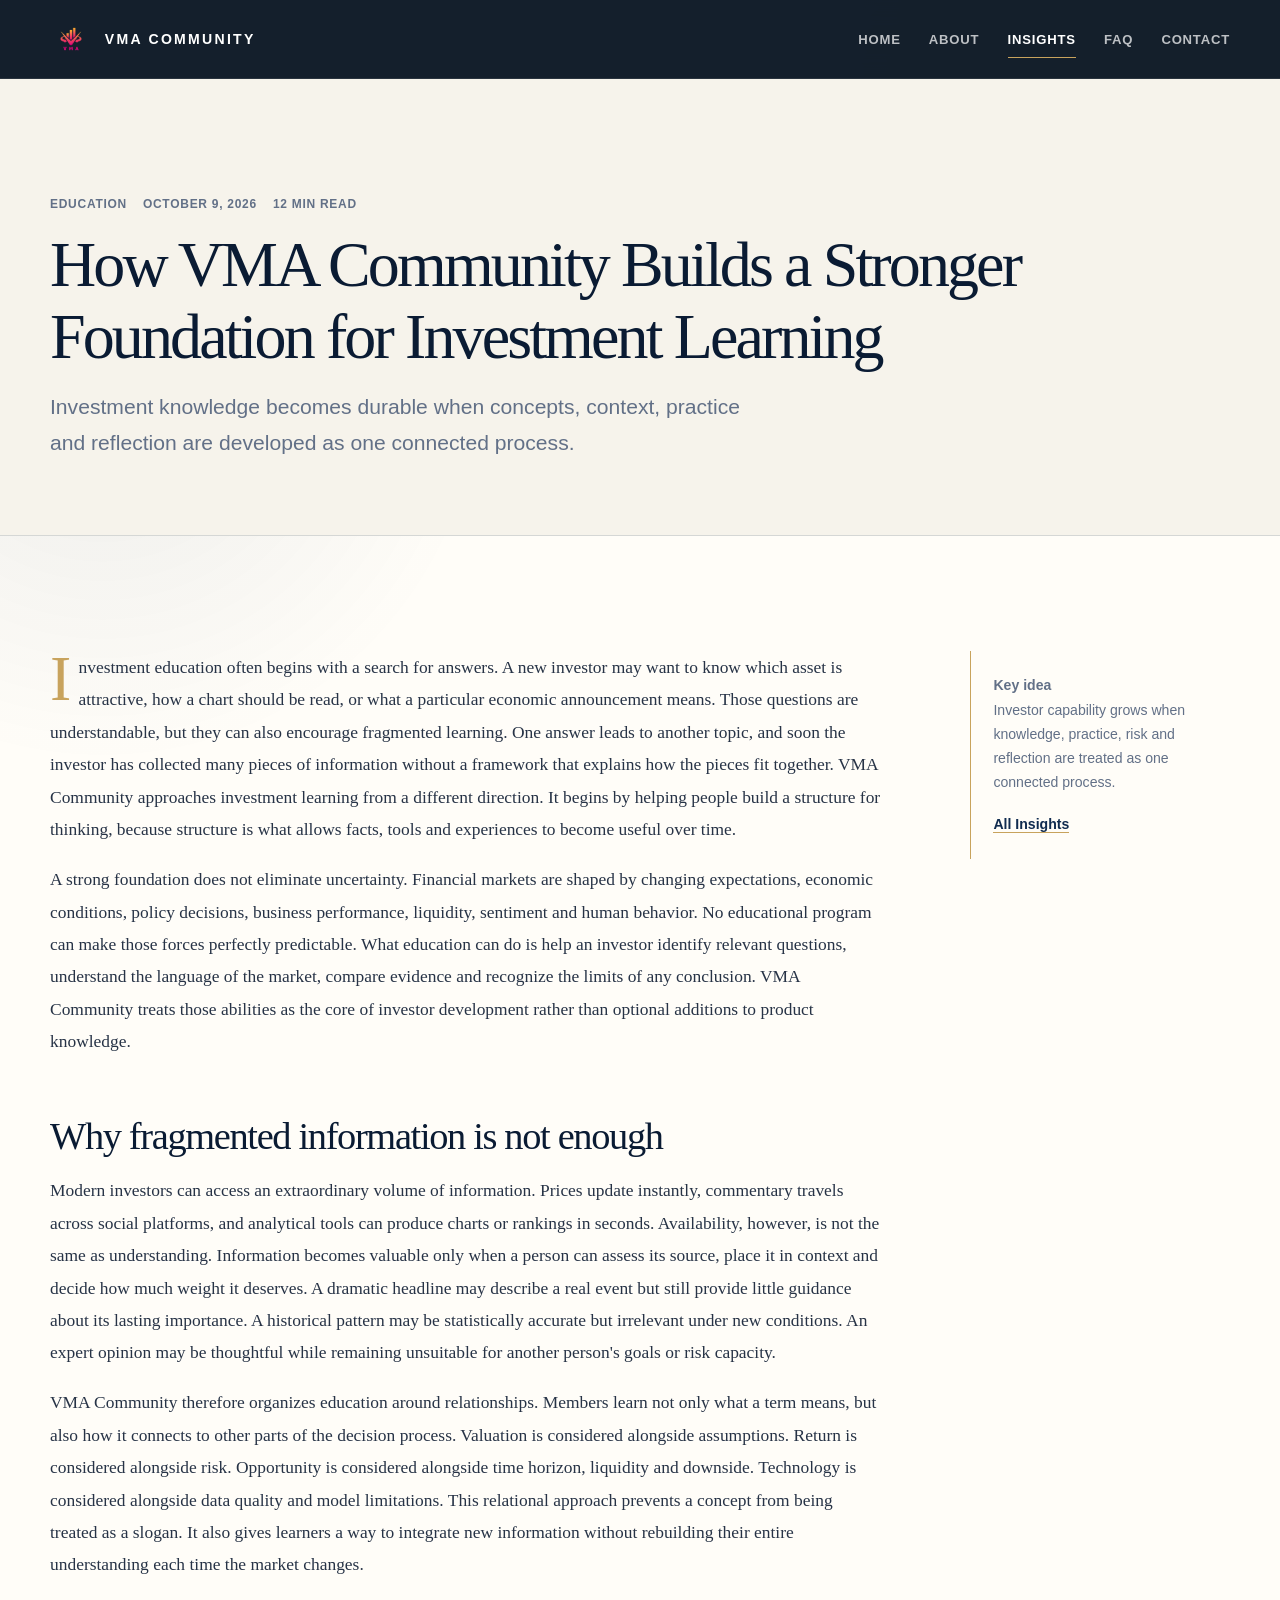
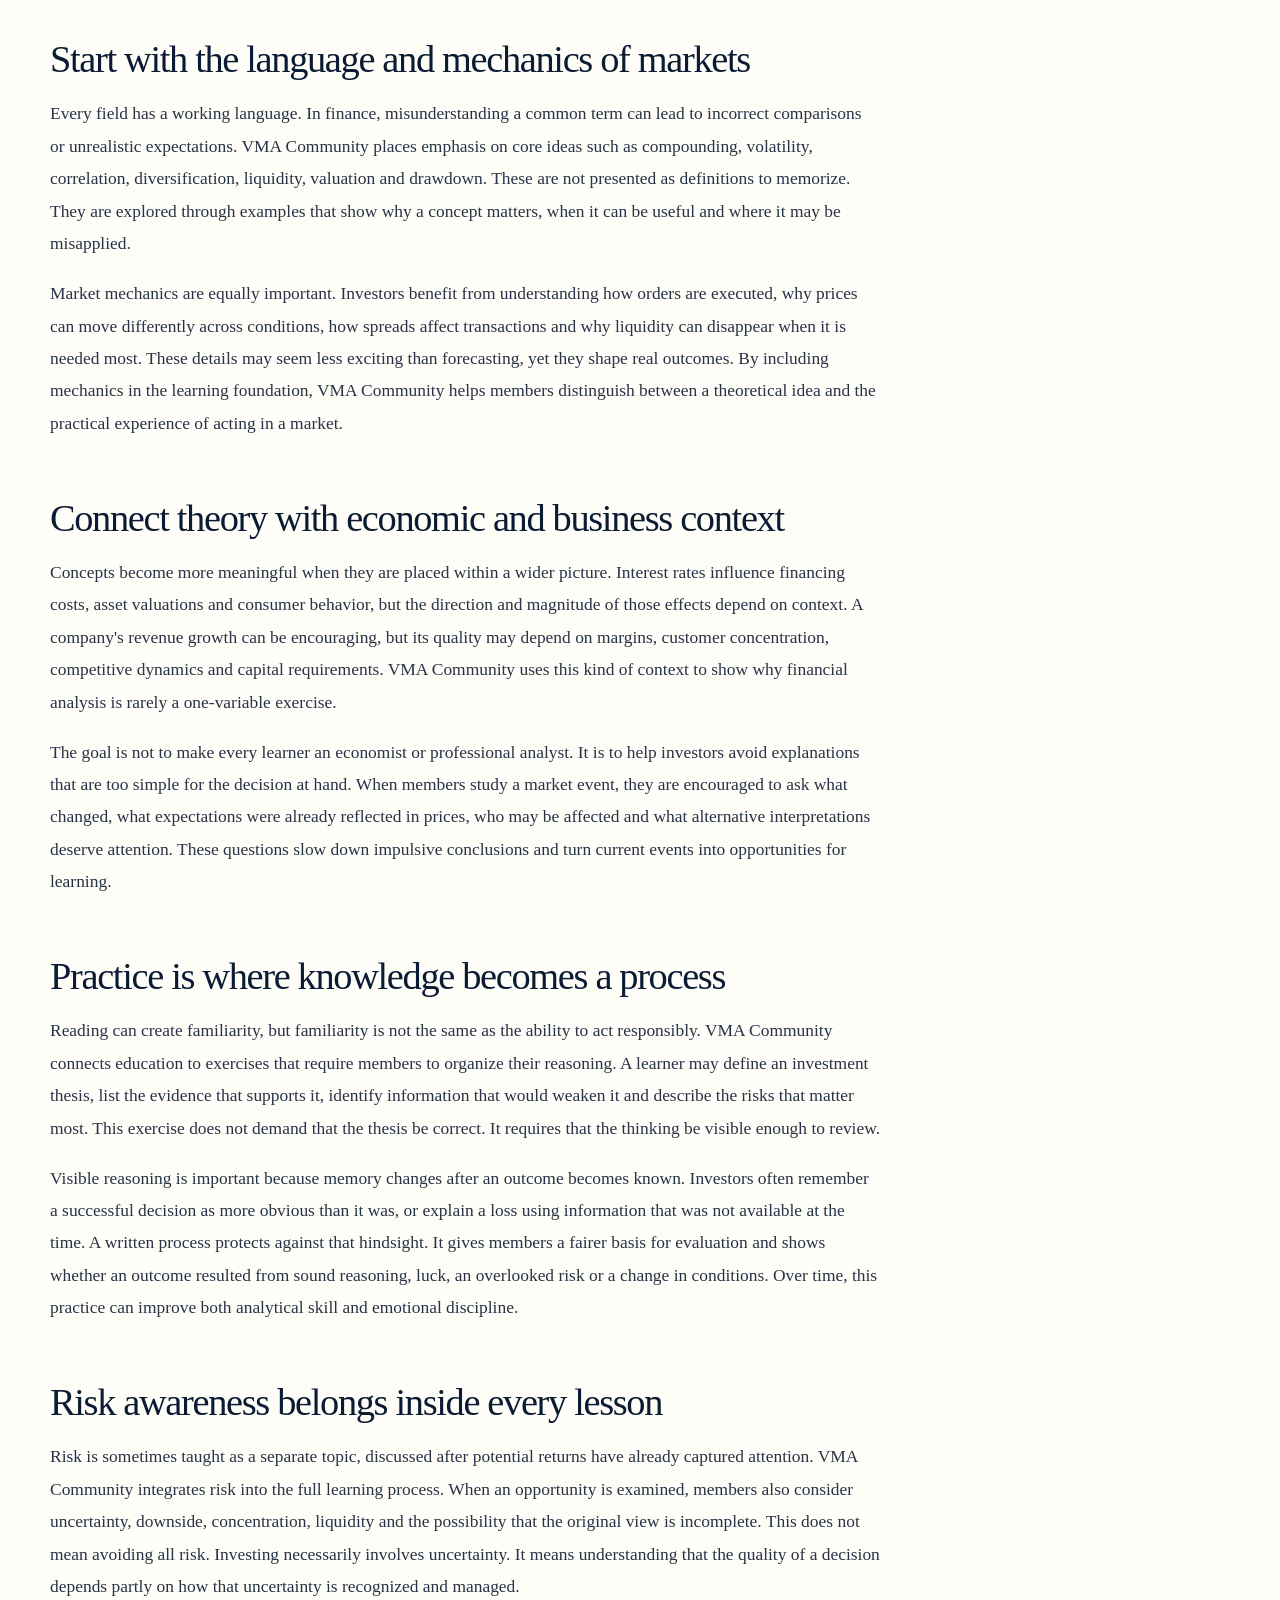
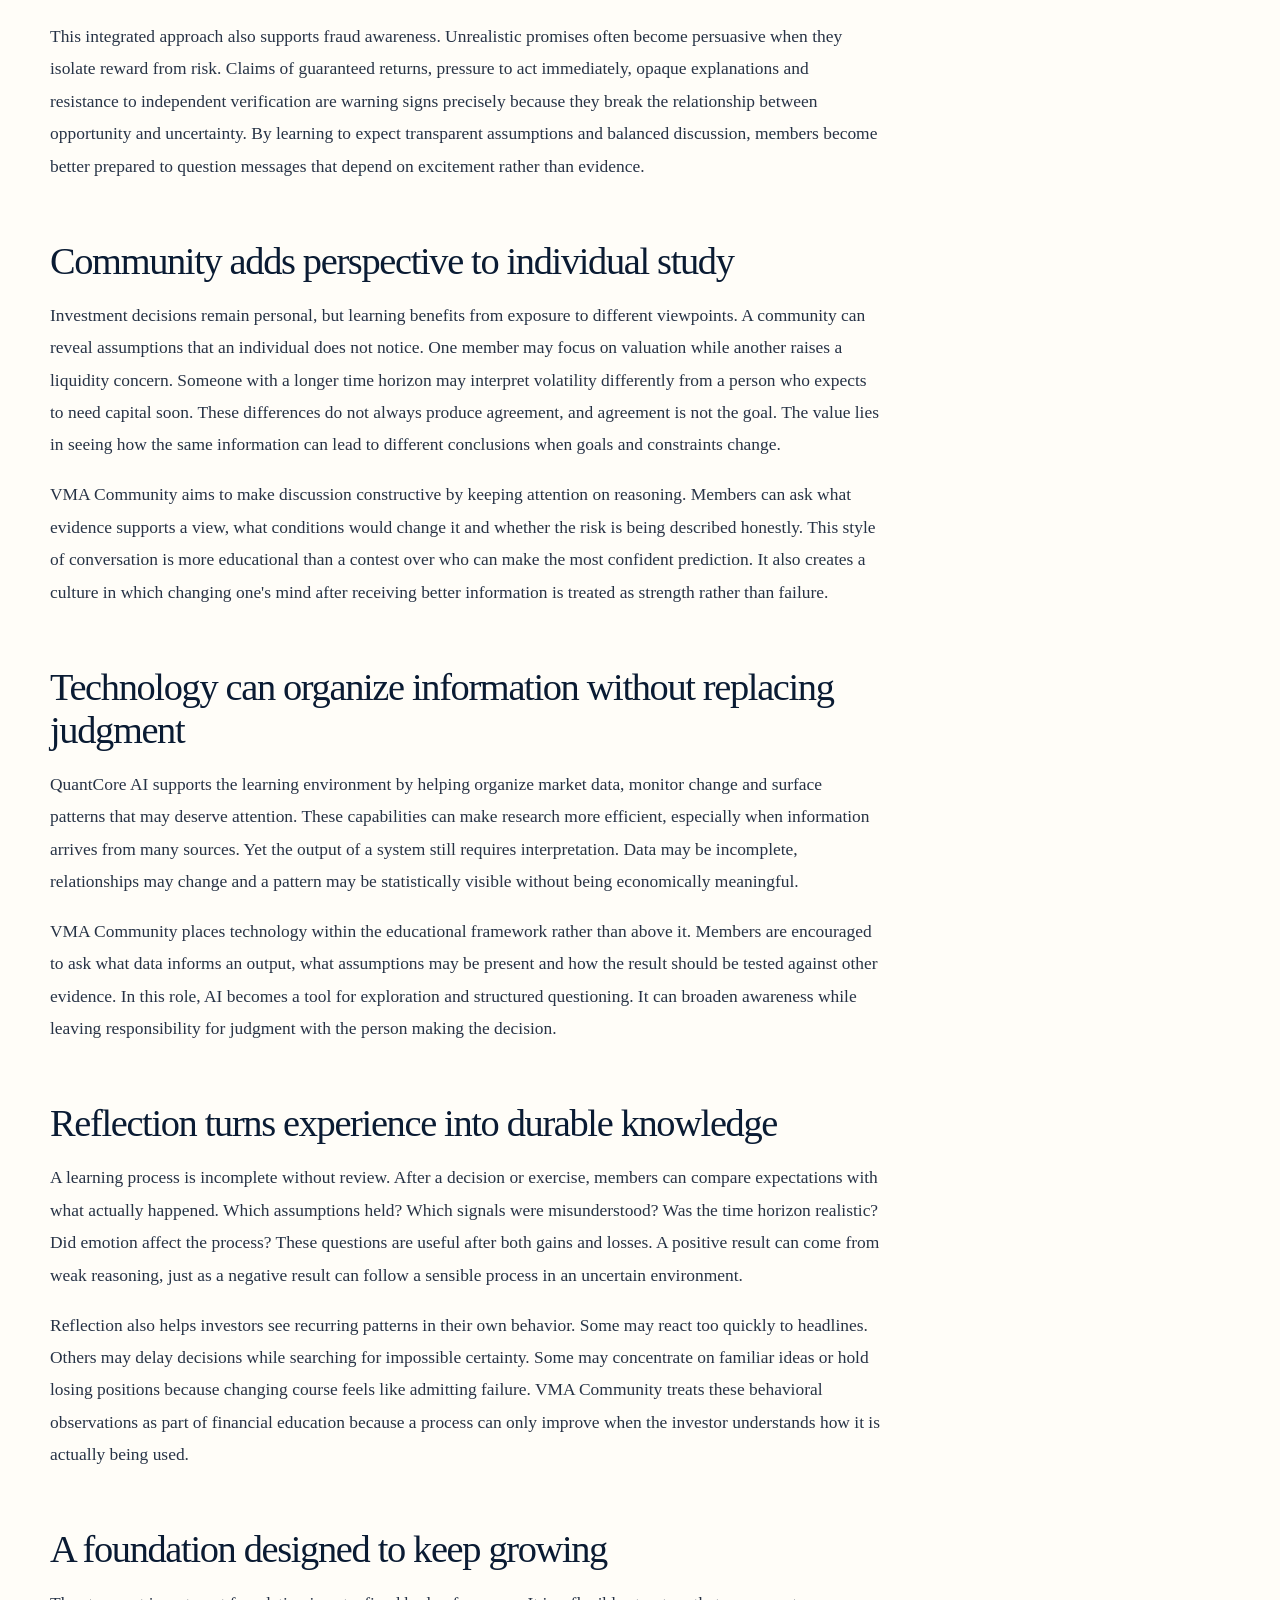
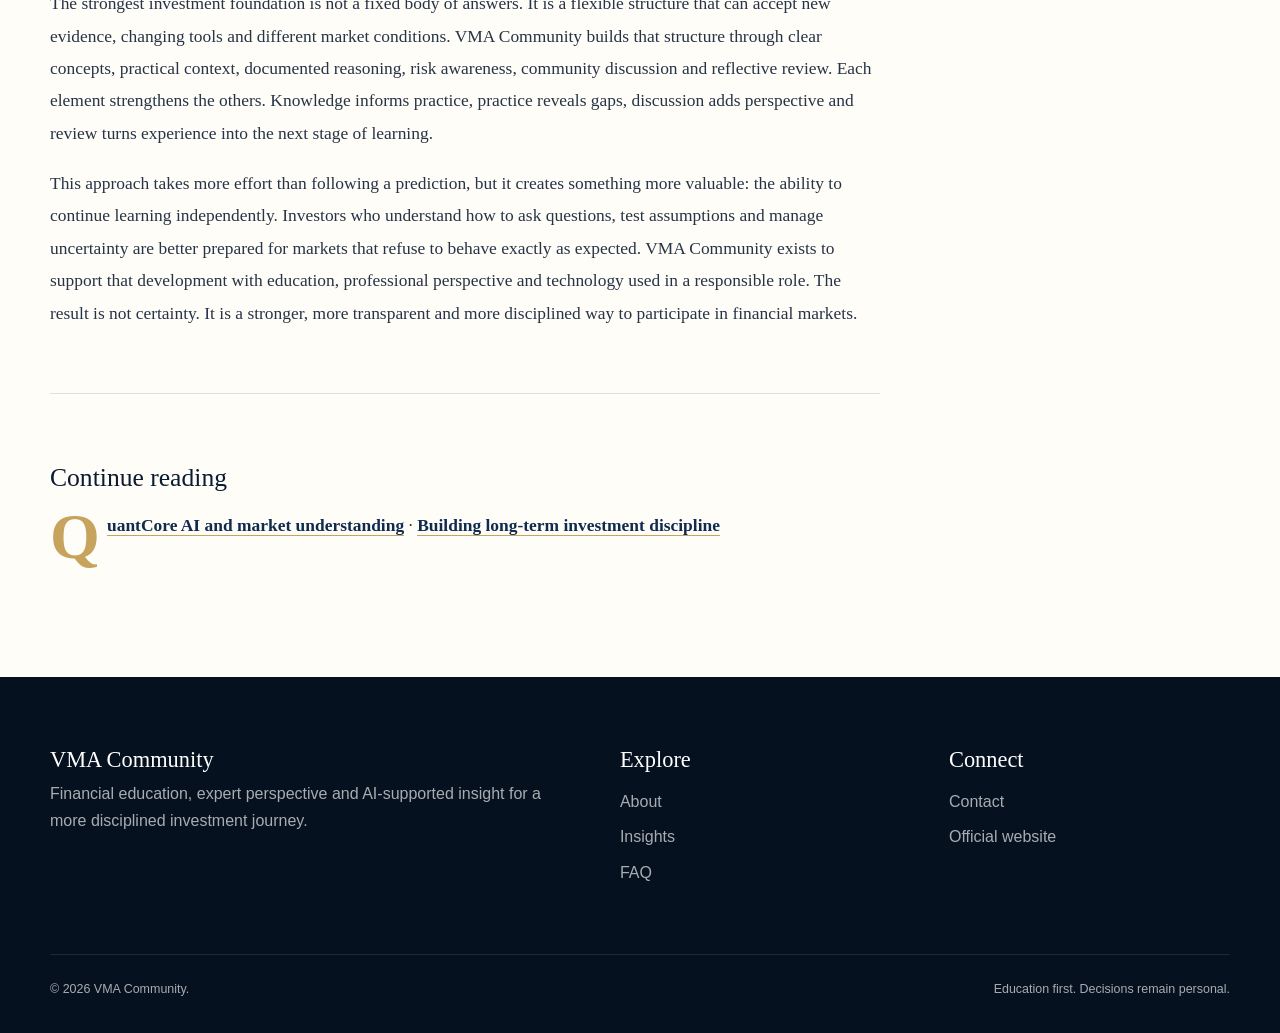
<file: insight-1.html>
<!doctype html>
<html lang="en"><head>
  <meta charset="utf-8"><meta name="viewport" content="width=device-width, initial-scale=1">
  <title>VMA Community and the Foundation of Investment Learning</title>
  <meta name="description" content="Discover how VMA Community organizes financial knowledge, practical application, risk awareness and reflective review into a stronger foundation for investment learning.">
  <meta name="keywords" content="VMA Community, investment learning, financial education, investor development, market knowledge">
  <link rel="canonical" href="https://VMACommunityOfficial.github.io/insight-1.html"><link rel="icon" type="image/png" href="images/LOGO3.png">
  <meta property="og:type" content="article"><meta property="og:title" content="VMA Community and the Foundation of Investment Learning"><meta property="og:description" content="A structured path from financial concepts to disciplined investor capability."><meta property="og:url" content="https://VMACommunityOfficial.github.io/insight-1.html"><meta property="og:image" content="https://VMACommunityOfficial.github.io/images/5.png">
  <meta name="twitter:card" content="summary_large_image"><meta name="twitter:title" content="VMA Community and Investment Learning"><meta name="twitter:description" content="How structured education turns information into a repeatable learning process."><link rel="stylesheet" href="css/style.css">
  <script type="application/ld+json">{"@context":"https://schema.org","@graph":[{"@type":"Article","headline":"How VMA Community Builds a Stronger Foundation for Investment Learning","url":"https://VMACommunityOfficial.github.io/insight-1.html","image":"https://VMACommunityOfficial.github.io/images/5.png","author":{"@type":"Organization","name":"VMA Community"},"publisher":{"@id":"https://VMACommunityOfficial.github.io/#organization"},"datePublished":"2026-10-09","dateModified":"2026-10-09"},{"@type":"BreadcrumbList","itemListElement":[{"@type":"ListItem","position":1,"name":"Home","item":"https://VMACommunityOfficial.github.io/"},{"@type":"ListItem","position":2,"name":"Insights","item":"https://VMACommunityOfficial.github.io/insights.html"},{"@type":"ListItem","position":3,"name":"Investment Learning","item":"https://VMACommunityOfficial.github.io/insight-1.html"}]}]}</script>
</head><body>
  <a class="skip-link" href="#main">Skip to content</a>
  <header class="site-header"><div class="container nav-wrap"><a class="brand" href="index.html"><img class="brand-logo" src="images/LOGO3.png" alt=""><span>VMA Community</span></a><button class="nav-toggle" type="button" aria-expanded="false" aria-controls="primary-navigation" aria-label="Open navigation"><span></span><span></span><span></span></button><nav aria-label="Primary navigation"><ul class="nav-links" id="primary-navigation"><li><a href="index.html">Home</a></li><li><a href="about.html">About</a></li><li><a href="insights.html">Insights</a></li><li><a href="faq.html">FAQ</a></li><li><a href="contact.html">Contact</a></li></ul></nav></div></header>
  <main id="main">
    <header class="article-header"><div class="container"><div class="meta"><span>Education</span><span>October 9, 2026</span><span>12 min read</span></div><h1>How VMA Community Builds a Stronger Foundation for Investment Learning</h1><p class="lead">Investment knowledge becomes durable when concepts, context, practice and reflection are developed as one connected process.</p></div></header>
    <div class="container section"><div class="article-layout">
      <article class="article-body">
        <p>Investment education often begins with a search for answers. A new investor may want to know which asset is attractive, how a chart should be read, or what a particular economic announcement means. Those questions are understandable, but they can also encourage fragmented learning. One answer leads to another topic, and soon the investor has collected many pieces of information without a framework that explains how the pieces fit together. VMA Community approaches investment learning from a different direction. It begins by helping people build a structure for thinking, because structure is what allows facts, tools and experiences to become useful over time.</p>
        <p>A strong foundation does not eliminate uncertainty. Financial markets are shaped by changing expectations, economic conditions, policy decisions, business performance, liquidity, sentiment and human behavior. No educational program can make those forces perfectly predictable. What education can do is help an investor identify relevant questions, understand the language of the market, compare evidence and recognize the limits of any conclusion. VMA Community treats those abilities as the core of investor development rather than optional additions to product knowledge.</p>
        <h2>Why fragmented information is not enough</h2>
        <p>Modern investors can access an extraordinary volume of information. Prices update instantly, commentary travels across social platforms, and analytical tools can produce charts or rankings in seconds. Availability, however, is not the same as understanding. Information becomes valuable only when a person can assess its source, place it in context and decide how much weight it deserves. A dramatic headline may describe a real event but still provide little guidance about its lasting importance. A historical pattern may be statistically accurate but irrelevant under new conditions. An expert opinion may be thoughtful while remaining unsuitable for another person's goals or risk capacity.</p>
        <p>VMA Community therefore organizes education around relationships. Members learn not only what a term means, but also how it connects to other parts of the decision process. Valuation is considered alongside assumptions. Return is considered alongside risk. Opportunity is considered alongside time horizon, liquidity and downside. Technology is considered alongside data quality and model limitations. This relational approach prevents a concept from being treated as a slogan. It also gives learners a way to integrate new information without rebuilding their entire understanding each time the market changes.</p>
        <h2>Start with the language and mechanics of markets</h2>
        <p>Every field has a working language. In finance, misunderstanding a common term can lead to incorrect comparisons or unrealistic expectations. VMA Community places emphasis on core ideas such as compounding, volatility, correlation, diversification, liquidity, valuation and drawdown. These are not presented as definitions to memorize. They are explored through examples that show why a concept matters, when it can be useful and where it may be misapplied.</p>
        <p>Market mechanics are equally important. Investors benefit from understanding how orders are executed, why prices can move differently across conditions, how spreads affect transactions and why liquidity can disappear when it is needed most. These details may seem less exciting than forecasting, yet they shape real outcomes. By including mechanics in the learning foundation, VMA Community helps members distinguish between a theoretical idea and the practical experience of acting in a market.</p>
        <h2>Connect theory with economic and business context</h2>
        <p>Concepts become more meaningful when they are placed within a wider picture. Interest rates influence financing costs, asset valuations and consumer behavior, but the direction and magnitude of those effects depend on context. A company's revenue growth can be encouraging, but its quality may depend on margins, customer concentration, competitive dynamics and capital requirements. VMA Community uses this kind of context to show why financial analysis is rarely a one-variable exercise.</p>
        <p>The goal is not to make every learner an economist or professional analyst. It is to help investors avoid explanations that are too simple for the decision at hand. When members study a market event, they are encouraged to ask what changed, what expectations were already reflected in prices, who may be affected and what alternative interpretations deserve attention. These questions slow down impulsive conclusions and turn current events into opportunities for learning.</p>
        <h2>Practice is where knowledge becomes a process</h2>
        <p>Reading can create familiarity, but familiarity is not the same as the ability to act responsibly. VMA Community connects education to exercises that require members to organize their reasoning. A learner may define an investment thesis, list the evidence that supports it, identify information that would weaken it and describe the risks that matter most. This exercise does not demand that the thesis be correct. It requires that the thinking be visible enough to review.</p>
        <p>Visible reasoning is important because memory changes after an outcome becomes known. Investors often remember a successful decision as more obvious than it was, or explain a loss using information that was not available at the time. A written process protects against that hindsight. It gives members a fairer basis for evaluation and shows whether an outcome resulted from sound reasoning, luck, an overlooked risk or a change in conditions. Over time, this practice can improve both analytical skill and emotional discipline.</p>
        <h2>Risk awareness belongs inside every lesson</h2>
        <p>Risk is sometimes taught as a separate topic, discussed after potential returns have already captured attention. VMA Community integrates risk into the full learning process. When an opportunity is examined, members also consider uncertainty, downside, concentration, liquidity and the possibility that the original view is incomplete. This does not mean avoiding all risk. Investing necessarily involves uncertainty. It means understanding that the quality of a decision depends partly on how that uncertainty is recognized and managed.</p>
        <p>This integrated approach also supports fraud awareness. Unrealistic promises often become persuasive when they isolate reward from risk. Claims of guaranteed returns, pressure to act immediately, opaque explanations and resistance to independent verification are warning signs precisely because they break the relationship between opportunity and uncertainty. By learning to expect transparent assumptions and balanced discussion, members become better prepared to question messages that depend on excitement rather than evidence.</p>
        <h2>Community adds perspective to individual study</h2>
        <p>Investment decisions remain personal, but learning benefits from exposure to different viewpoints. A community can reveal assumptions that an individual does not notice. One member may focus on valuation while another raises a liquidity concern. Someone with a longer time horizon may interpret volatility differently from a person who expects to need capital soon. These differences do not always produce agreement, and agreement is not the goal. The value lies in seeing how the same information can lead to different conclusions when goals and constraints change.</p>
        <p>VMA Community aims to make discussion constructive by keeping attention on reasoning. Members can ask what evidence supports a view, what conditions would change it and whether the risk is being described honestly. This style of conversation is more educational than a contest over who can make the most confident prediction. It also creates a culture in which changing one's mind after receiving better information is treated as strength rather than failure.</p>
        <h2>Technology can organize information without replacing judgment</h2>
        <p>QuantCore AI supports the learning environment by helping organize market data, monitor change and surface patterns that may deserve attention. These capabilities can make research more efficient, especially when information arrives from many sources. Yet the output of a system still requires interpretation. Data may be incomplete, relationships may change and a pattern may be statistically visible without being economically meaningful.</p>
        <p>VMA Community places technology within the educational framework rather than above it. Members are encouraged to ask what data informs an output, what assumptions may be present and how the result should be tested against other evidence. In this role, AI becomes a tool for exploration and structured questioning. It can broaden awareness while leaving responsibility for judgment with the person making the decision.</p>
        <h2>Reflection turns experience into durable knowledge</h2>
        <p>A learning process is incomplete without review. After a decision or exercise, members can compare expectations with what actually happened. Which assumptions held? Which signals were misunderstood? Was the time horizon realistic? Did emotion affect the process? These questions are useful after both gains and losses. A positive result can come from weak reasoning, just as a negative result can follow a sensible process in an uncertain environment.</p>
        <p>Reflection also helps investors see recurring patterns in their own behavior. Some may react too quickly to headlines. Others may delay decisions while searching for impossible certainty. Some may concentrate on familiar ideas or hold losing positions because changing course feels like admitting failure. VMA Community treats these behavioral observations as part of financial education because a process can only improve when the investor understands how it is actually being used.</p>
        <h2>A foundation designed to keep growing</h2>
        <p>The strongest investment foundation is not a fixed body of answers. It is a flexible structure that can accept new evidence, changing tools and different market conditions. VMA Community builds that structure through clear concepts, practical context, documented reasoning, risk awareness, community discussion and reflective review. Each element strengthens the others. Knowledge informs practice, practice reveals gaps, discussion adds perspective and review turns experience into the next stage of learning.</p>
        <p>This approach takes more effort than following a prediction, but it creates something more valuable: the ability to continue learning independently. Investors who understand how to ask questions, test assumptions and manage uncertainty are better prepared for markets that refuse to behave exactly as expected. VMA Community exists to support that development with education, professional perspective and technology used in a responsible role. The result is not certainty. It is a stronger, more transparent and more disciplined way to participate in financial markets.</p>
        <div class="related"><h3>Continue reading</h3><p><a class="text-link" href="insight-2.html">QuantCore AI and market understanding</a> · <a class="text-link" href="insight-5.html">Building long-term investment discipline</a></p></div>
      </article>
      <aside class="article-aside"><strong>Key idea</strong><p>Investor capability grows when knowledge, practice, risk and reflection are treated as one connected process.</p><a class="text-link" href="insights.html">All Insights</a></aside>
    </div></div>
  </main>
  <footer class="site-footer"><div class="container"><div class="footer-grid"><div><div class="footer-title">VMA Community</div><p>Financial education, expert perspective and AI-supported insight for a more disciplined investment journey.</p></div><div><div class="footer-title">Explore</div><ul class="footer-links"><li><a href="about.html">About</a></li><li><a href="insights.html">Insights</a></li><li><a href="faq.html">FAQ</a></li></ul></div><div><div class="footer-title">Connect</div><ul class="footer-links"><li><a href="contact.html">Contact</a></li><li><a href="https://www.veritasmindai.com">Official website</a></li></ul></div></div><div class="footer-bottom"><span>© <span data-year>2026</span> VMA Community.</span><span>Education first. Decisions remain personal.</span></div></div></footer>
  <script src="js/main.js"></script>
</body></html>
</file>
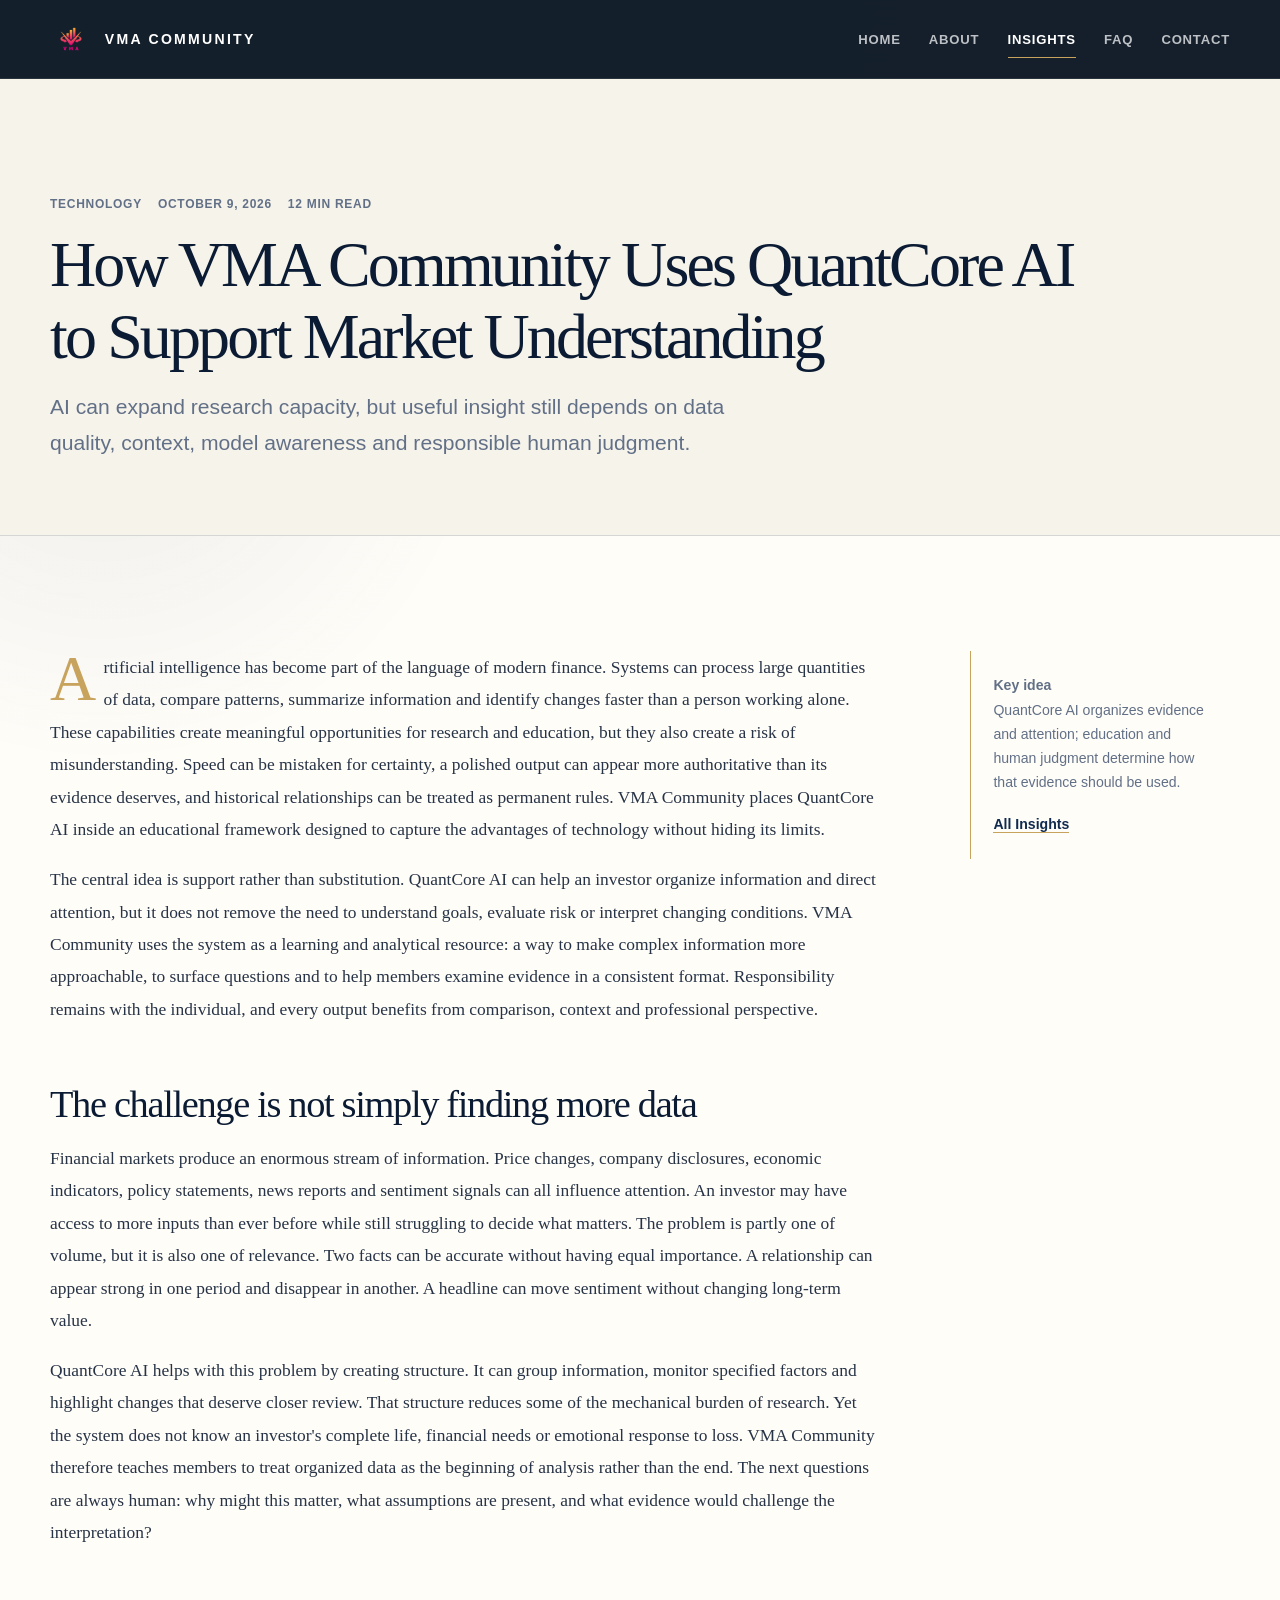
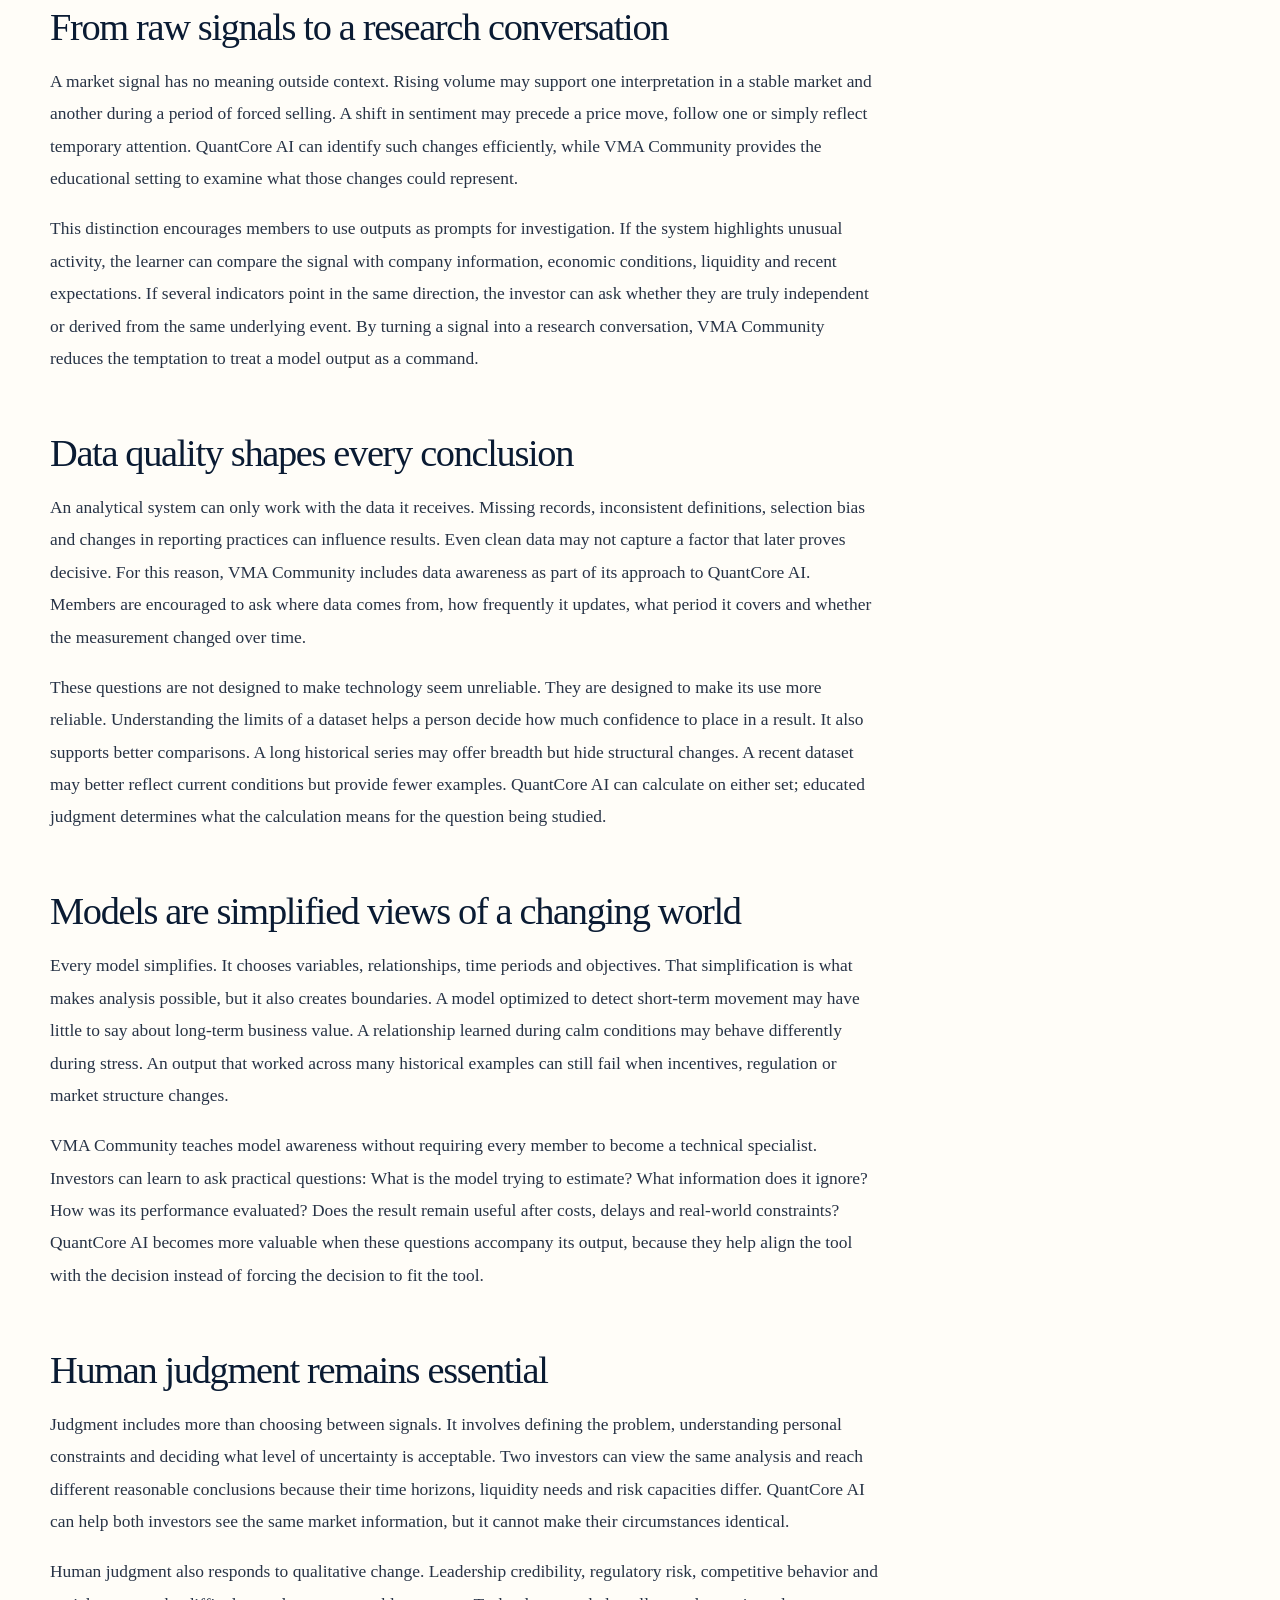
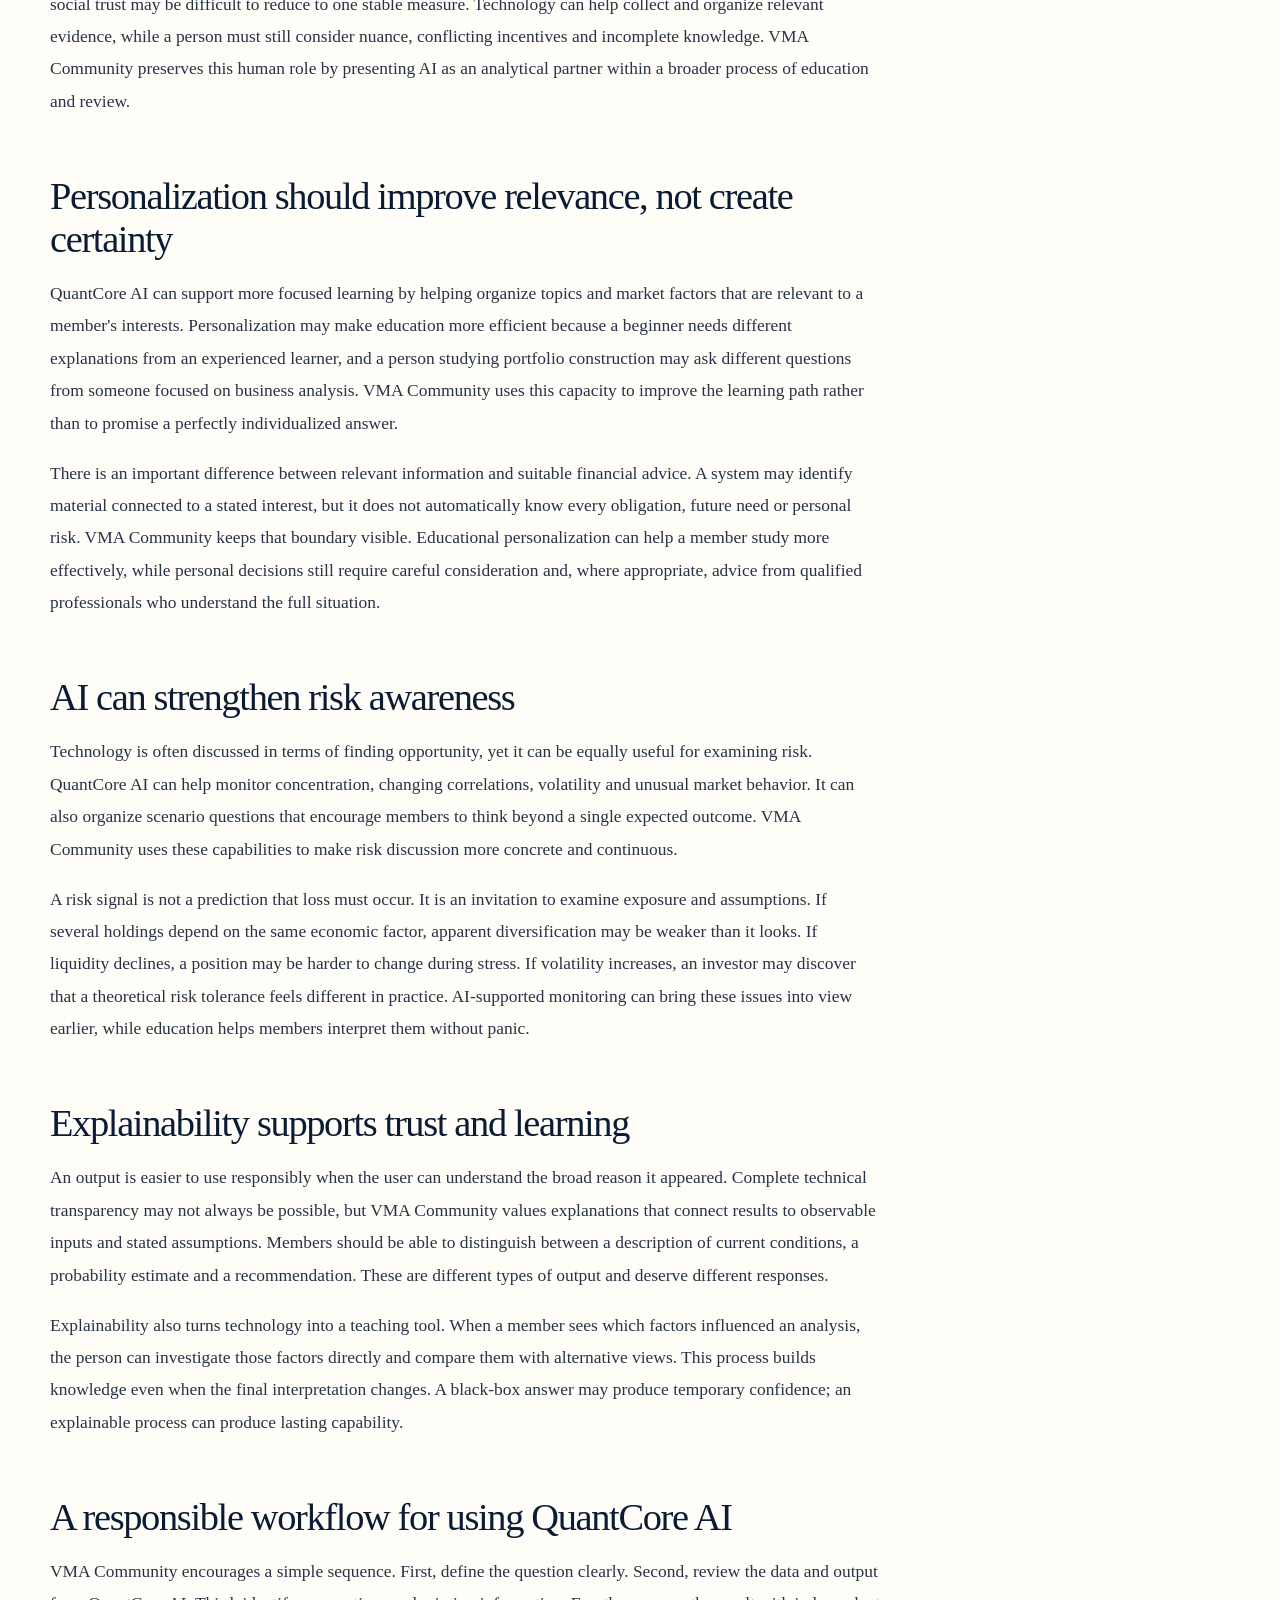
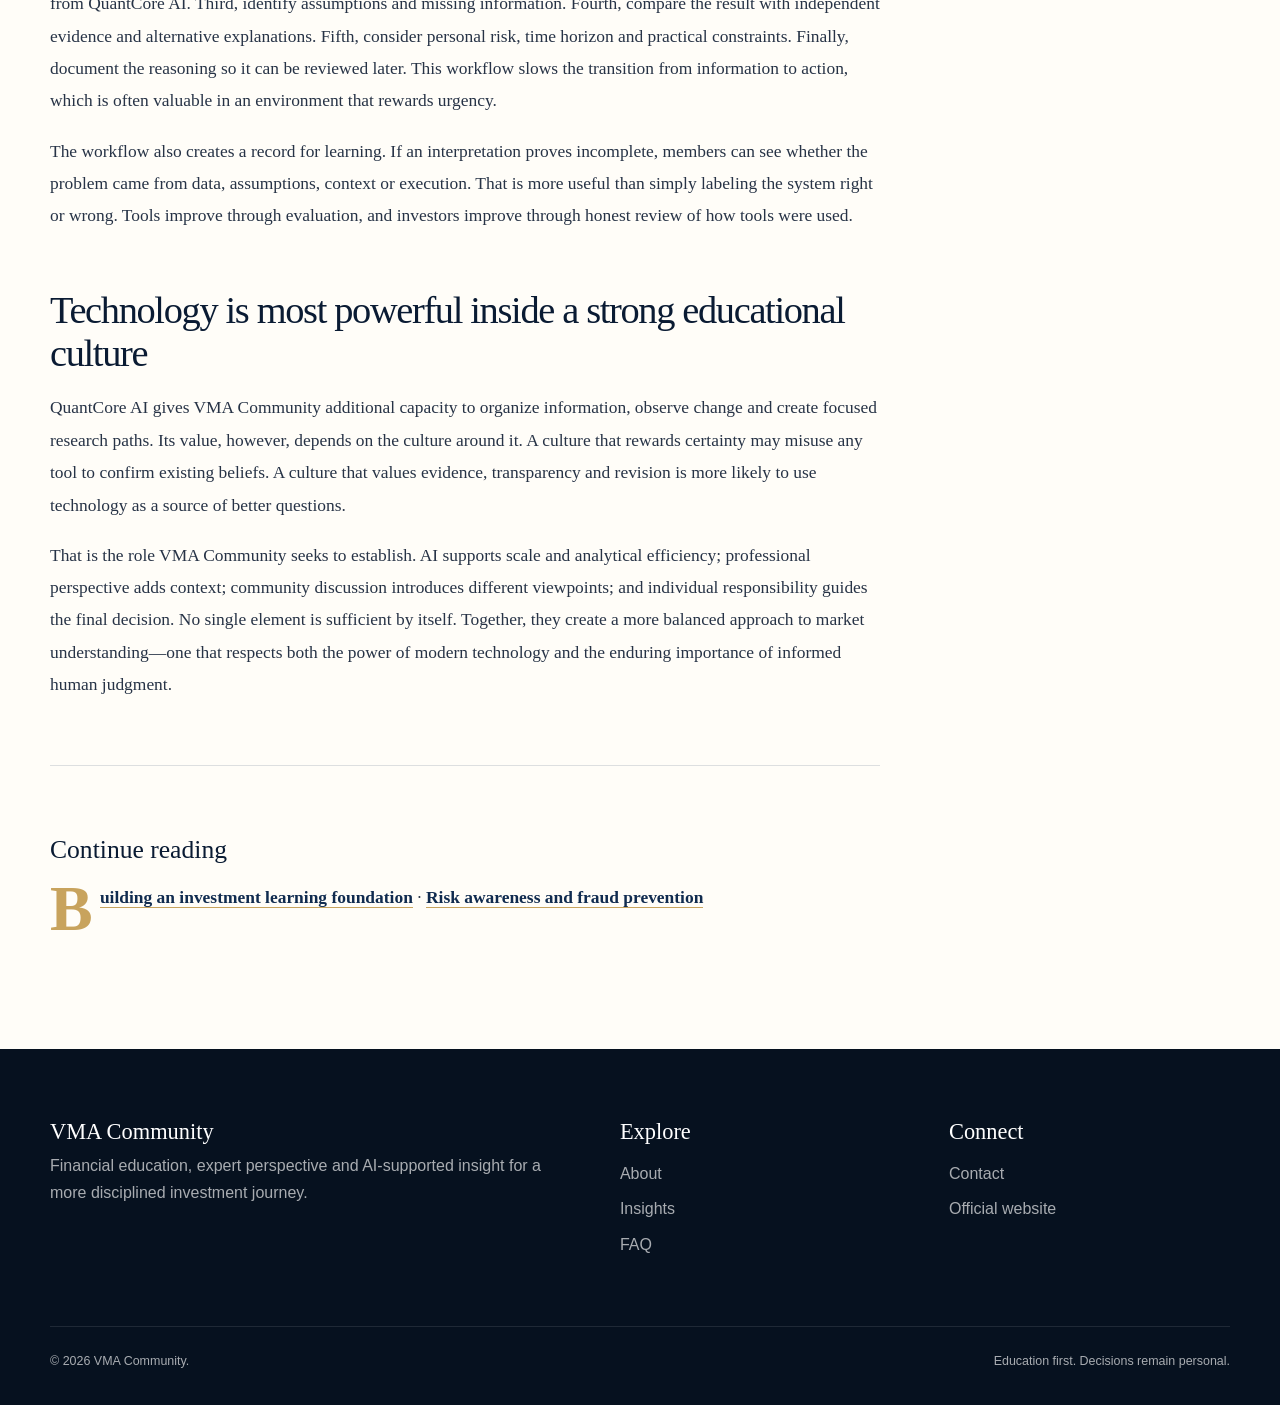
<file: insight-2.html>
<!doctype html>
<html lang="en"><head>
  <meta charset="utf-8"><meta name="viewport" content="width=device-width, initial-scale=1">
  <title>VMA Community and QuantCore AI for Market Understanding</title>
  <meta name="description" content="Learn how VMA Community places QuantCore AI inside an educational process that combines data organization, model awareness, human judgment and responsible market research.">
  <meta name="keywords" content="VMA Community, QuantCore AI, AI market analysis, financial data, investment research">
  <link rel="canonical" href="https://VMACommunityOfficial.github.io/insight-2.html"><link rel="icon" type="image/png" href="images/LOGO3.png">
  <meta property="og:type" content="article"><meta property="og:title" content="VMA Community and QuantCore AI for Market Understanding"><meta property="og:description" content="How AI-assisted analysis can support, but never replace, informed investor judgment."><meta property="og:url" content="https://VMACommunityOfficial.github.io/insight-2.html"><meta property="og:image" content="https://VMACommunityOfficial.github.io/images/6.png">
  <meta name="twitter:card" content="summary_large_image"><meta name="twitter:title" content="VMA Community and QuantCore AI"><meta name="twitter:description" content="A responsible framework for AI-assisted market understanding."><link rel="stylesheet" href="css/style.css">
  <script type="application/ld+json">{"@context":"https://schema.org","@graph":[{"@type":"Article","headline":"How VMA Community Uses QuantCore AI to Support Market Understanding","url":"https://VMACommunityOfficial.github.io/insight-2.html","image":"https://VMACommunityOfficial.github.io/images/6.png","author":{"@type":"Organization","name":"VMA Community"},"publisher":{"@id":"https://VMACommunityOfficial.github.io/#organization"},"datePublished":"2026-10-09","dateModified":"2026-10-09"},{"@type":"BreadcrumbList","itemListElement":[{"@type":"ListItem","position":1,"name":"Home","item":"https://VMACommunityOfficial.github.io/"},{"@type":"ListItem","position":2,"name":"Insights","item":"https://VMACommunityOfficial.github.io/insights.html"},{"@type":"ListItem","position":3,"name":"QuantCore AI","item":"https://VMACommunityOfficial.github.io/insight-2.html"}]}]}</script>
</head><body>
  <a class="skip-link" href="#main">Skip to content</a>
  <header class="site-header"><div class="container nav-wrap"><a class="brand" href="index.html"><img class="brand-logo" src="images/LOGO3.png" alt=""><span>VMA Community</span></a><button class="nav-toggle" type="button" aria-expanded="false" aria-controls="primary-navigation" aria-label="Open navigation"><span></span><span></span><span></span></button><nav aria-label="Primary navigation"><ul class="nav-links" id="primary-navigation"><li><a href="index.html">Home</a></li><li><a href="about.html">About</a></li><li><a href="insights.html">Insights</a></li><li><a href="faq.html">FAQ</a></li><li><a href="contact.html">Contact</a></li></ul></nav></div></header>
  <main id="main"><header class="article-header"><div class="container"><div class="meta"><span>Technology</span><span>October 9, 2026</span><span>12 min read</span></div><h1>How VMA Community Uses QuantCore AI to Support Market Understanding</h1><p class="lead">AI can expand research capacity, but useful insight still depends on data quality, context, model awareness and responsible human judgment.</p></div></header>
  <div class="container section"><div class="article-layout"><article class="article-body">
    <p>Artificial intelligence has become part of the language of modern finance. Systems can process large quantities of data, compare patterns, summarize information and identify changes faster than a person working alone. These capabilities create meaningful opportunities for research and education, but they also create a risk of misunderstanding. Speed can be mistaken for certainty, a polished output can appear more authoritative than its evidence deserves, and historical relationships can be treated as permanent rules. VMA Community places QuantCore AI inside an educational framework designed to capture the advantages of technology without hiding its limits.</p>
    <p>The central idea is support rather than substitution. QuantCore AI can help an investor organize information and direct attention, but it does not remove the need to understand goals, evaluate risk or interpret changing conditions. VMA Community uses the system as a learning and analytical resource: a way to make complex information more approachable, to surface questions and to help members examine evidence in a consistent format. Responsibility remains with the individual, and every output benefits from comparison, context and professional perspective.</p>
    <h2>The challenge is not simply finding more data</h2>
    <p>Financial markets produce an enormous stream of information. Price changes, company disclosures, economic indicators, policy statements, news reports and sentiment signals can all influence attention. An investor may have access to more inputs than ever before while still struggling to decide what matters. The problem is partly one of volume, but it is also one of relevance. Two facts can be accurate without having equal importance. A relationship can appear strong in one period and disappear in another. A headline can move sentiment without changing long-term value.</p>
    <p>QuantCore AI helps with this problem by creating structure. It can group information, monitor specified factors and highlight changes that deserve closer review. That structure reduces some of the mechanical burden of research. Yet the system does not know an investor's complete life, financial needs or emotional response to loss. VMA Community therefore teaches members to treat organized data as the beginning of analysis rather than the end. The next questions are always human: why might this matter, what assumptions are present, and what evidence would challenge the interpretation?</p>
    <h2>From raw signals to a research conversation</h2>
    <p>A market signal has no meaning outside context. Rising volume may support one interpretation in a stable market and another during a period of forced selling. A shift in sentiment may precede a price move, follow one or simply reflect temporary attention. QuantCore AI can identify such changes efficiently, while VMA Community provides the educational setting to examine what those changes could represent.</p>
    <p>This distinction encourages members to use outputs as prompts for investigation. If the system highlights unusual activity, the learner can compare the signal with company information, economic conditions, liquidity and recent expectations. If several indicators point in the same direction, the investor can ask whether they are truly independent or derived from the same underlying event. By turning a signal into a research conversation, VMA Community reduces the temptation to treat a model output as a command.</p>
    <h2>Data quality shapes every conclusion</h2>
    <p>An analytical system can only work with the data it receives. Missing records, inconsistent definitions, selection bias and changes in reporting practices can influence results. Even clean data may not capture a factor that later proves decisive. For this reason, VMA Community includes data awareness as part of its approach to QuantCore AI. Members are encouraged to ask where data comes from, how frequently it updates, what period it covers and whether the measurement changed over time.</p>
    <p>These questions are not designed to make technology seem unreliable. They are designed to make its use more reliable. Understanding the limits of a dataset helps a person decide how much confidence to place in a result. It also supports better comparisons. A long historical series may offer breadth but hide structural changes. A recent dataset may better reflect current conditions but provide fewer examples. QuantCore AI can calculate on either set; educated judgment determines what the calculation means for the question being studied.</p>
    <h2>Models are simplified views of a changing world</h2>
    <p>Every model simplifies. It chooses variables, relationships, time periods and objectives. That simplification is what makes analysis possible, but it also creates boundaries. A model optimized to detect short-term movement may have little to say about long-term business value. A relationship learned during calm conditions may behave differently during stress. An output that worked across many historical examples can still fail when incentives, regulation or market structure changes.</p>
    <p>VMA Community teaches model awareness without requiring every member to become a technical specialist. Investors can learn to ask practical questions: What is the model trying to estimate? What information does it ignore? How was its performance evaluated? Does the result remain useful after costs, delays and real-world constraints? QuantCore AI becomes more valuable when these questions accompany its output, because they help align the tool with the decision instead of forcing the decision to fit the tool.</p>
    <h2>Human judgment remains essential</h2>
    <p>Judgment includes more than choosing between signals. It involves defining the problem, understanding personal constraints and deciding what level of uncertainty is acceptable. Two investors can view the same analysis and reach different reasonable conclusions because their time horizons, liquidity needs and risk capacities differ. QuantCore AI can help both investors see the same market information, but it cannot make their circumstances identical.</p>
    <p>Human judgment also responds to qualitative change. Leadership credibility, regulatory risk, competitive behavior and social trust may be difficult to reduce to one stable measure. Technology can help collect and organize relevant evidence, while a person must still consider nuance, conflicting incentives and incomplete knowledge. VMA Community preserves this human role by presenting AI as an analytical partner within a broader process of education and review.</p>
    <h2>Personalization should improve relevance, not create certainty</h2>
    <p>QuantCore AI can support more focused learning by helping organize topics and market factors that are relevant to a member's interests. Personalization may make education more efficient because a beginner needs different explanations from an experienced learner, and a person studying portfolio construction may ask different questions from someone focused on business analysis. VMA Community uses this capacity to improve the learning path rather than to promise a perfectly individualized answer.</p>
    <p>There is an important difference between relevant information and suitable financial advice. A system may identify material connected to a stated interest, but it does not automatically know every obligation, future need or personal risk. VMA Community keeps that boundary visible. Educational personalization can help a member study more effectively, while personal decisions still require careful consideration and, where appropriate, advice from qualified professionals who understand the full situation.</p>
    <h2>AI can strengthen risk awareness</h2>
    <p>Technology is often discussed in terms of finding opportunity, yet it can be equally useful for examining risk. QuantCore AI can help monitor concentration, changing correlations, volatility and unusual market behavior. It can also organize scenario questions that encourage members to think beyond a single expected outcome. VMA Community uses these capabilities to make risk discussion more concrete and continuous.</p>
    <p>A risk signal is not a prediction that loss must occur. It is an invitation to examine exposure and assumptions. If several holdings depend on the same economic factor, apparent diversification may be weaker than it looks. If liquidity declines, a position may be harder to change during stress. If volatility increases, an investor may discover that a theoretical risk tolerance feels different in practice. AI-supported monitoring can bring these issues into view earlier, while education helps members interpret them without panic.</p>
    <h2>Explainability supports trust and learning</h2>
    <p>An output is easier to use responsibly when the user can understand the broad reason it appeared. Complete technical transparency may not always be possible, but VMA Community values explanations that connect results to observable inputs and stated assumptions. Members should be able to distinguish between a description of current conditions, a probability estimate and a recommendation. These are different types of output and deserve different responses.</p>
    <p>Explainability also turns technology into a teaching tool. When a member sees which factors influenced an analysis, the person can investigate those factors directly and compare them with alternative views. This process builds knowledge even when the final interpretation changes. A black-box answer may produce temporary confidence; an explainable process can produce lasting capability.</p>
    <h2>A responsible workflow for using QuantCore AI</h2>
    <p>VMA Community encourages a simple sequence. First, define the question clearly. Second, review the data and output from QuantCore AI. Third, identify assumptions and missing information. Fourth, compare the result with independent evidence and alternative explanations. Fifth, consider personal risk, time horizon and practical constraints. Finally, document the reasoning so it can be reviewed later. This workflow slows the transition from information to action, which is often valuable in an environment that rewards urgency.</p>
    <p>The workflow also creates a record for learning. If an interpretation proves incomplete, members can see whether the problem came from data, assumptions, context or execution. That is more useful than simply labeling the system right or wrong. Tools improve through evaluation, and investors improve through honest review of how tools were used.</p>
    <h2>Technology is most powerful inside a strong educational culture</h2>
    <p>QuantCore AI gives VMA Community additional capacity to organize information, observe change and create focused research paths. Its value, however, depends on the culture around it. A culture that rewards certainty may misuse any tool to confirm existing beliefs. A culture that values evidence, transparency and revision is more likely to use technology as a source of better questions.</p>
    <p>That is the role VMA Community seeks to establish. AI supports scale and analytical efficiency; professional perspective adds context; community discussion introduces different viewpoints; and individual responsibility guides the final decision. No single element is sufficient by itself. Together, they create a more balanced approach to market understanding—one that respects both the power of modern technology and the enduring importance of informed human judgment.</p>
    <div class="related"><h3>Continue reading</h3><p><a class="text-link" href="insight-1.html">Building an investment learning foundation</a> · <a class="text-link" href="insight-3.html">Risk awareness and fraud prevention</a></p></div>
  </article><aside class="article-aside"><strong>Key idea</strong><p>QuantCore AI organizes evidence and attention; education and human judgment determine how that evidence should be used.</p><a class="text-link" href="insights.html">All Insights</a></aside></div></div></main>
  <footer class="site-footer"><div class="container"><div class="footer-grid"><div><div class="footer-title">VMA Community</div><p>Financial education, expert perspective and AI-supported insight for a more disciplined investment journey.</p></div><div><div class="footer-title">Explore</div><ul class="footer-links"><li><a href="about.html">About</a></li><li><a href="insights.html">Insights</a></li><li><a href="faq.html">FAQ</a></li></ul></div><div><div class="footer-title">Connect</div><ul class="footer-links"><li><a href="contact.html">Contact</a></li><li><a href="https://www.veritasmindai.com">Official website</a></li></ul></div></div><div class="footer-bottom"><span>© <span data-year>2026</span> VMA Community.</span><span>Education first. Decisions remain personal.</span></div></div></footer><script src="js/main.js"></script>
</body></html>
</file>
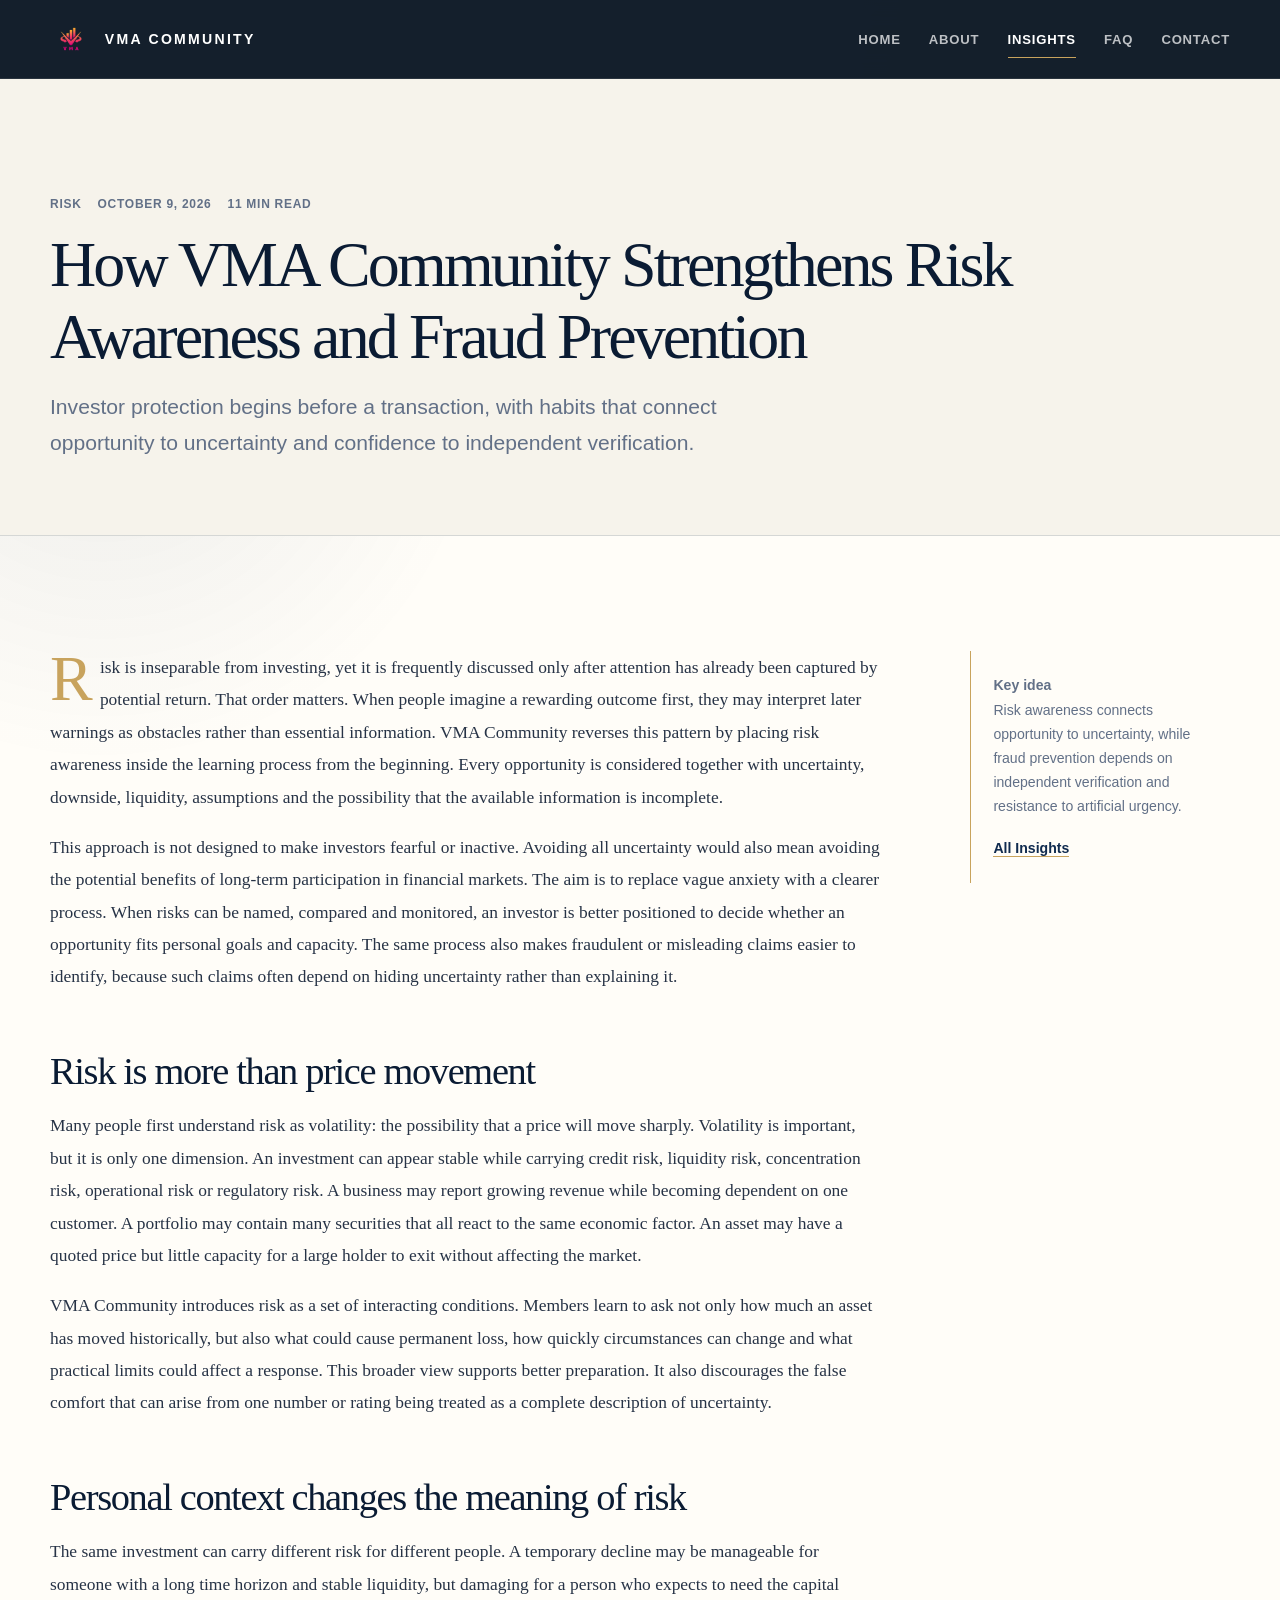
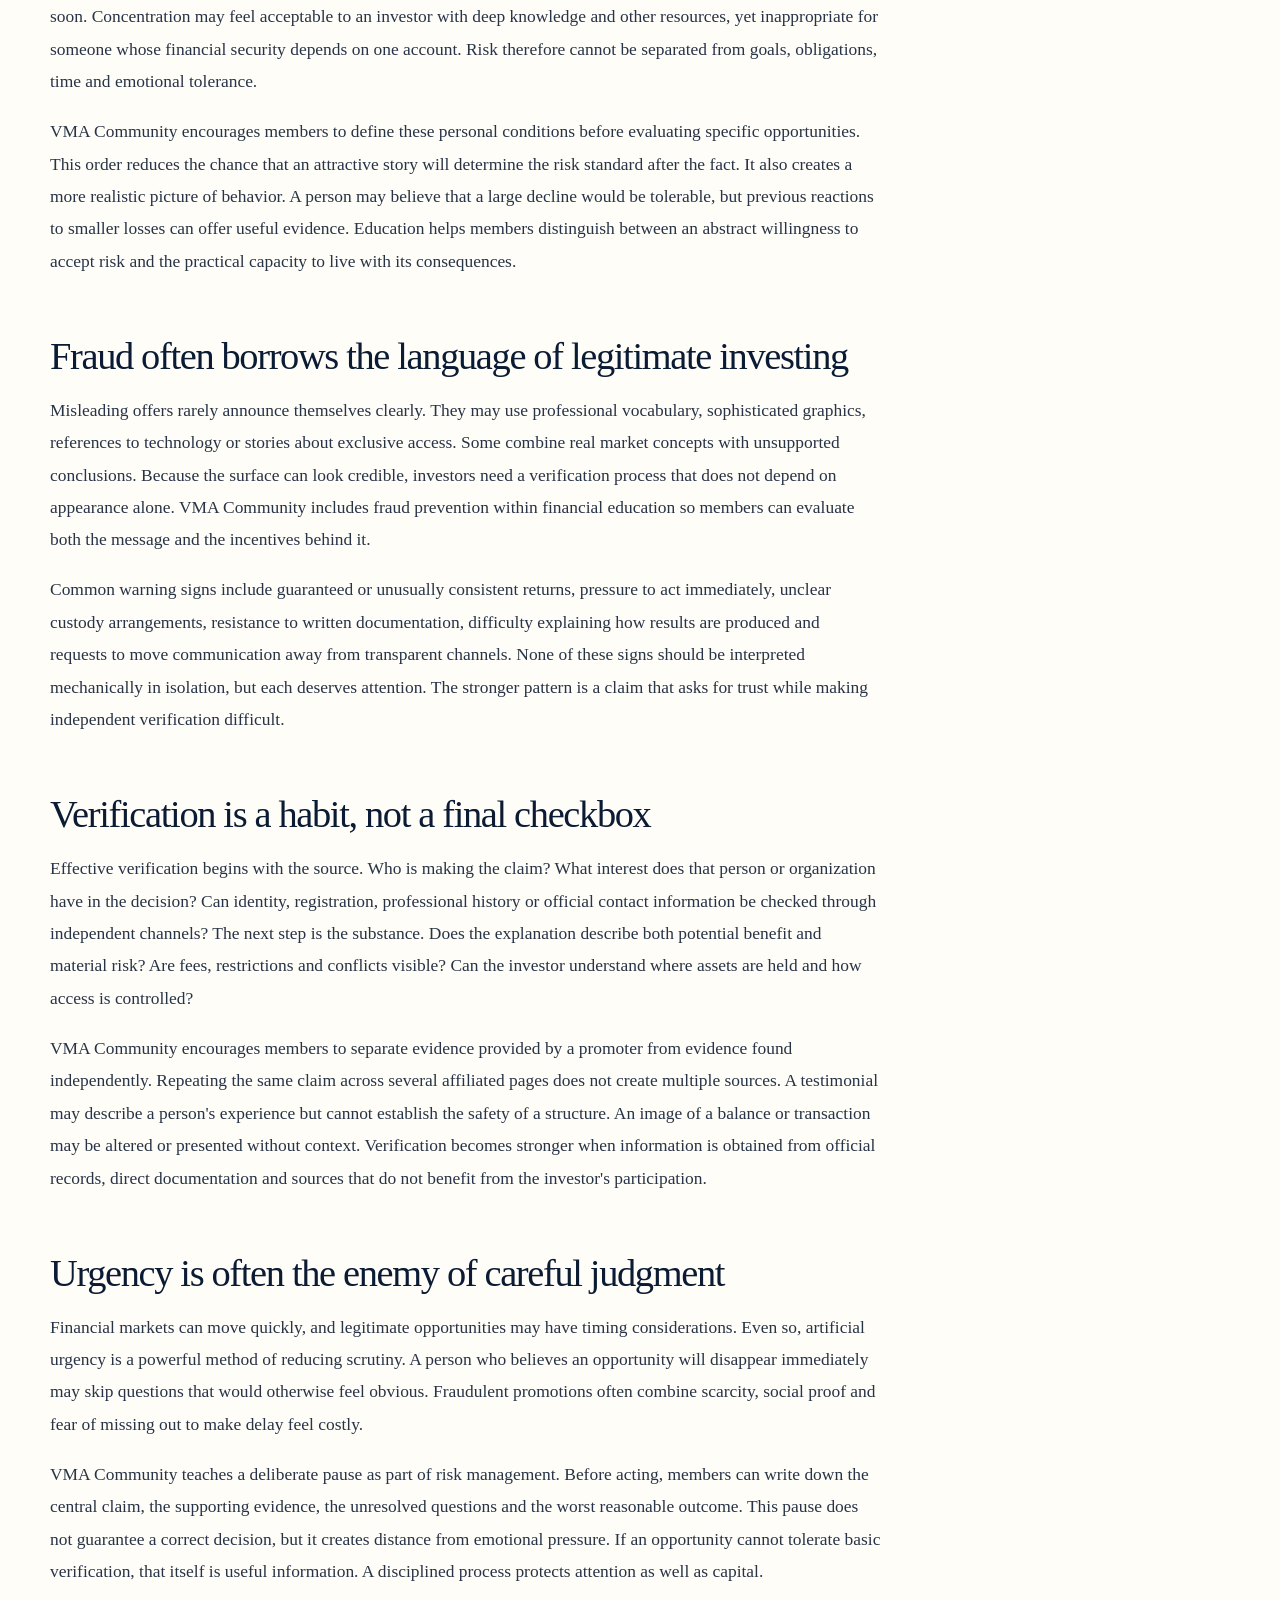
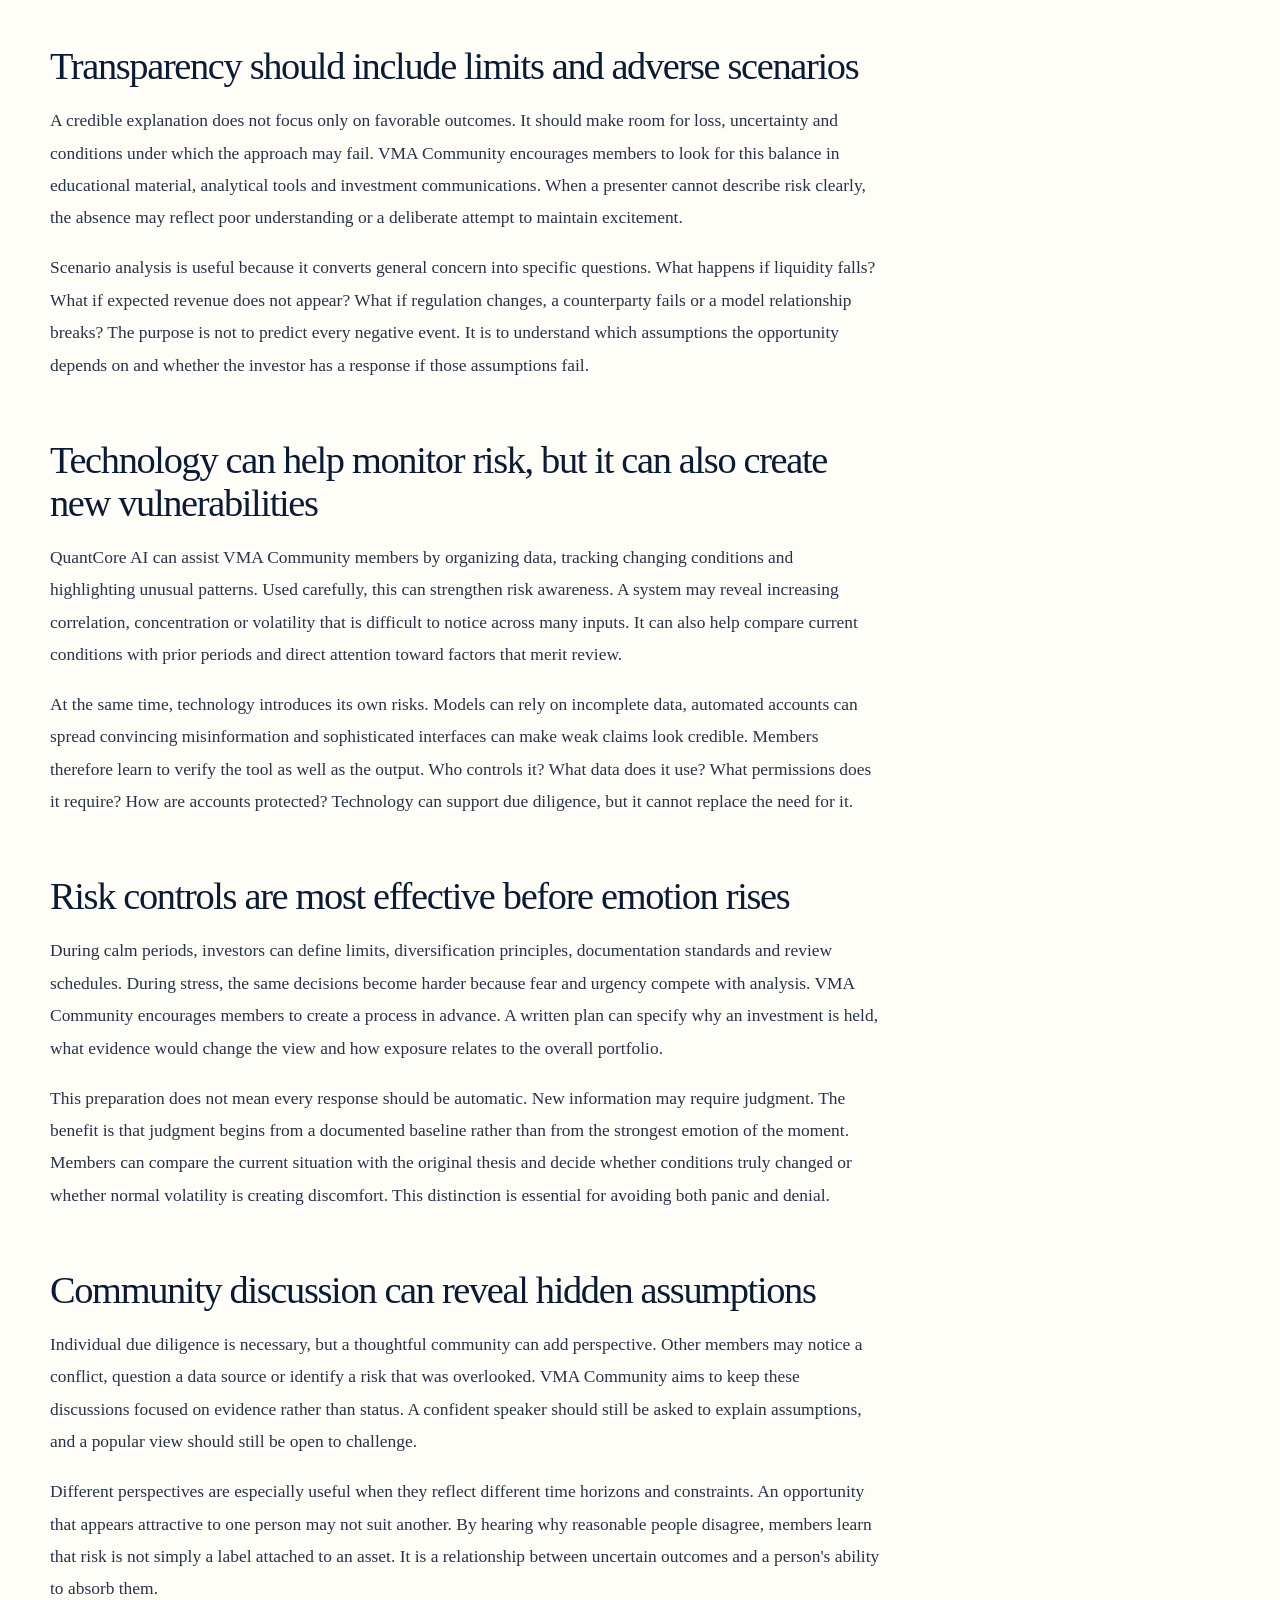
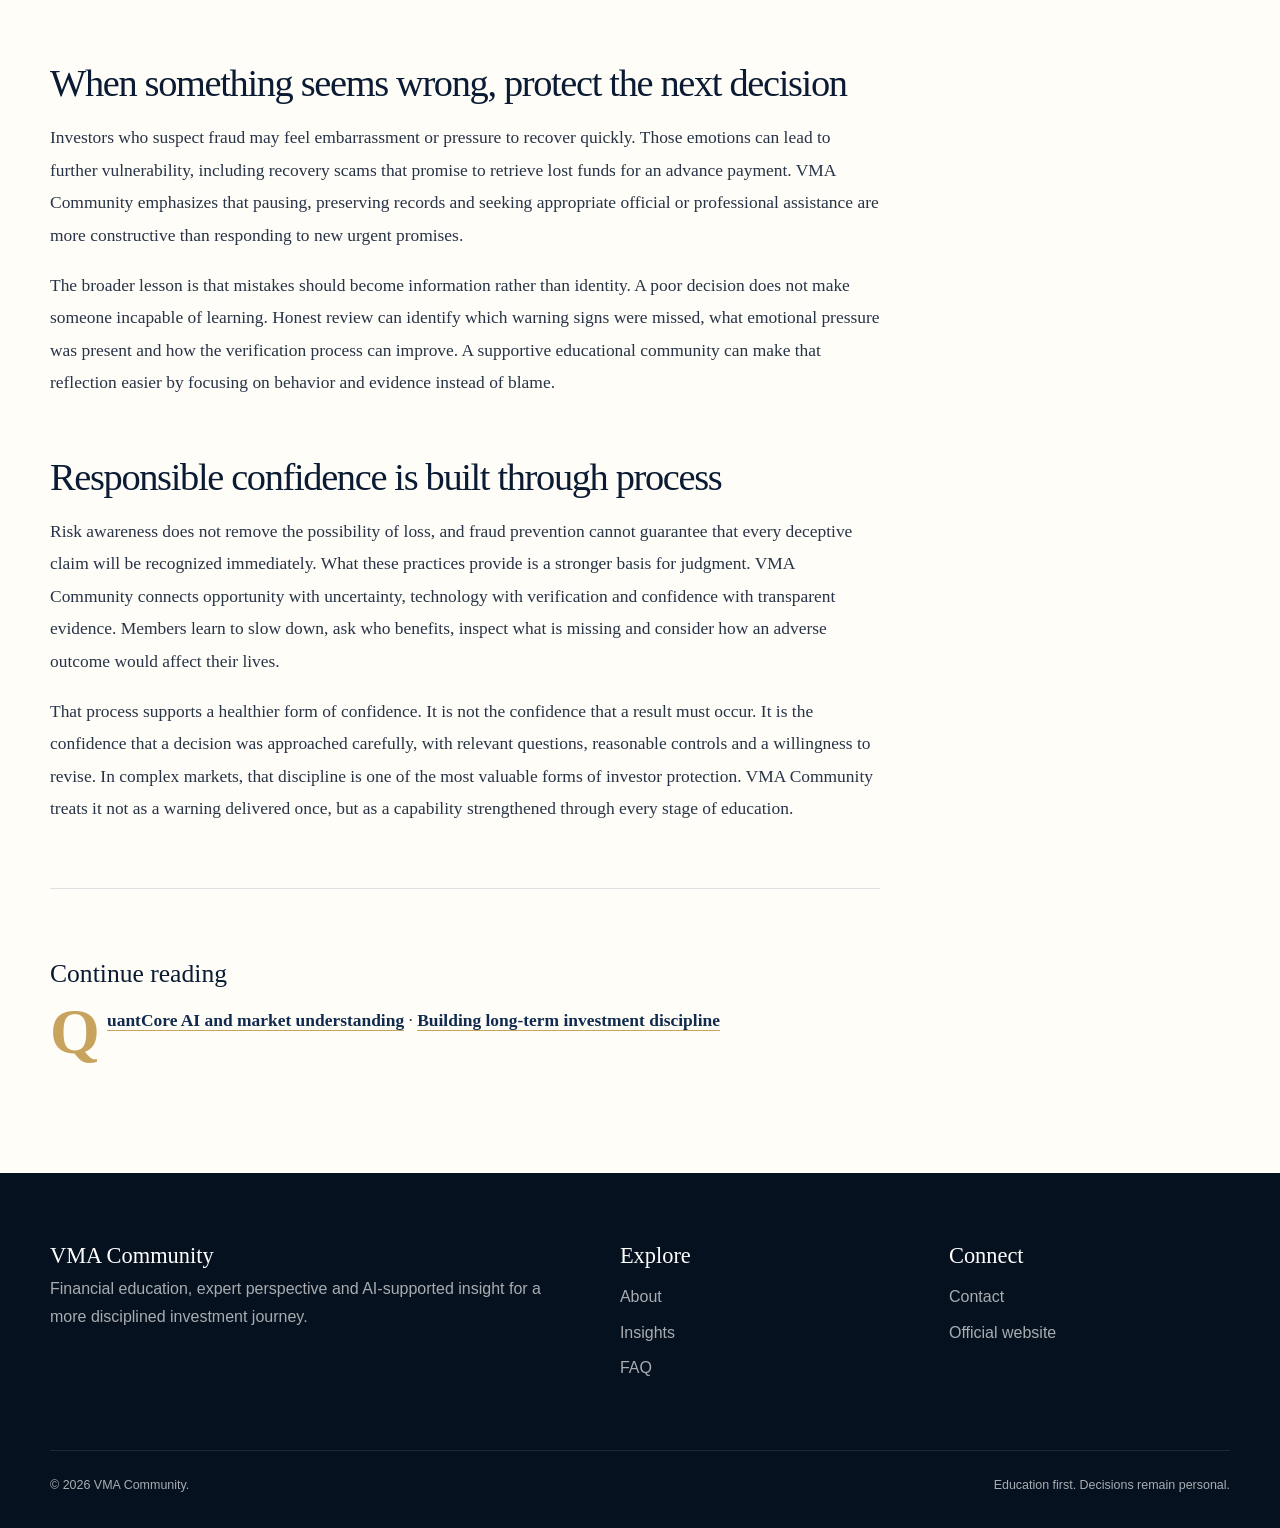
<file: insight-3.html>
<!doctype html>
<html lang="en"><head>
  <meta charset="utf-8"><meta name="viewport" content="width=device-width, initial-scale=1">
  <title>VMA Community on Risk Awareness and Fraud Prevention</title>
  <meta name="description" content="Explore how VMA Community helps investors examine uncertainty, verify financial claims, recognize fraud warning signs and build a more responsible risk management process.">
  <meta name="keywords" content="VMA Community, investment risk awareness, fraud prevention, investor protection, financial education">
  <link rel="canonical" href="https://VMACommunityOfficial.github.io/insight-3.html"><link rel="icon" type="image/png" href="images/LOGO3.png">
  <meta property="og:type" content="article"><meta property="og:title" content="VMA Community on Risk Awareness and Fraud Prevention"><meta property="og:description" content="Practical habits for examining uncertainty, verifying claims and protecting investor judgment."><meta property="og:url" content="https://VMACommunityOfficial.github.io/insight-3.html"><meta property="og:image" content="https://VMACommunityOfficial.github.io/images/7.png">
  <meta name="twitter:card" content="summary_large_image"><meta name="twitter:title" content="VMA Community on Risk and Fraud Prevention"><meta name="twitter:description" content="A practical framework for investor protection and responsible market participation."><link rel="stylesheet" href="css/style.css">
  <script type="application/ld+json">{"@context":"https://schema.org","@graph":[{"@type":"Article","headline":"How VMA Community Strengthens Risk Awareness and Fraud Prevention","url":"https://VMACommunityOfficial.github.io/insight-3.html","image":"https://VMACommunityOfficial.github.io/images/7.png","author":{"@type":"Organization","name":"VMA Community"},"publisher":{"@id":"https://VMACommunityOfficial.github.io/#organization"},"datePublished":"2026-10-09","dateModified":"2026-10-09"},{"@type":"BreadcrumbList","itemListElement":[{"@type":"ListItem","position":1,"name":"Home","item":"https://VMACommunityOfficial.github.io/"},{"@type":"ListItem","position":2,"name":"Insights","item":"https://VMACommunityOfficial.github.io/insights.html"},{"@type":"ListItem","position":3,"name":"Risk Awareness","item":"https://VMACommunityOfficial.github.io/insight-3.html"}]}]}</script>
</head><body>
  <a class="skip-link" href="#main">Skip to content</a><header class="site-header"><div class="container nav-wrap"><a class="brand" href="index.html"><img class="brand-logo" src="images/LOGO3.png" alt=""><span>VMA Community</span></a><button class="nav-toggle" type="button" aria-expanded="false" aria-controls="primary-navigation" aria-label="Open navigation"><span></span><span></span><span></span></button><nav aria-label="Primary navigation"><ul class="nav-links" id="primary-navigation"><li><a href="index.html">Home</a></li><li><a href="about.html">About</a></li><li><a href="insights.html">Insights</a></li><li><a href="faq.html">FAQ</a></li><li><a href="contact.html">Contact</a></li></ul></nav></div></header>
  <main id="main"><header class="article-header"><div class="container"><div class="meta"><span>Risk</span><span>October 9, 2026</span><span>11 min read</span></div><h1>How VMA Community Strengthens Risk Awareness and Fraud Prevention</h1><p class="lead">Investor protection begins before a transaction, with habits that connect opportunity to uncertainty and confidence to independent verification.</p></div></header>
  <div class="container section"><div class="article-layout"><article class="article-body">
    <p>Risk is inseparable from investing, yet it is frequently discussed only after attention has already been captured by potential return. That order matters. When people imagine a rewarding outcome first, they may interpret later warnings as obstacles rather than essential information. VMA Community reverses this pattern by placing risk awareness inside the learning process from the beginning. Every opportunity is considered together with uncertainty, downside, liquidity, assumptions and the possibility that the available information is incomplete.</p>
    <p>This approach is not designed to make investors fearful or inactive. Avoiding all uncertainty would also mean avoiding the potential benefits of long-term participation in financial markets. The aim is to replace vague anxiety with a clearer process. When risks can be named, compared and monitored, an investor is better positioned to decide whether an opportunity fits personal goals and capacity. The same process also makes fraudulent or misleading claims easier to identify, because such claims often depend on hiding uncertainty rather than explaining it.</p>
    <h2>Risk is more than price movement</h2>
    <p>Many people first understand risk as volatility: the possibility that a price will move sharply. Volatility is important, but it is only one dimension. An investment can appear stable while carrying credit risk, liquidity risk, concentration risk, operational risk or regulatory risk. A business may report growing revenue while becoming dependent on one customer. A portfolio may contain many securities that all react to the same economic factor. An asset may have a quoted price but little capacity for a large holder to exit without affecting the market.</p>
    <p>VMA Community introduces risk as a set of interacting conditions. Members learn to ask not only how much an asset has moved historically, but also what could cause permanent loss, how quickly circumstances can change and what practical limits could affect a response. This broader view supports better preparation. It also discourages the false comfort that can arise from one number or rating being treated as a complete description of uncertainty.</p>
    <h2>Personal context changes the meaning of risk</h2>
    <p>The same investment can carry different risk for different people. A temporary decline may be manageable for someone with a long time horizon and stable liquidity, but damaging for a person who expects to need the capital soon. Concentration may feel acceptable to an investor with deep knowledge and other resources, yet inappropriate for someone whose financial security depends on one account. Risk therefore cannot be separated from goals, obligations, time and emotional tolerance.</p>
    <p>VMA Community encourages members to define these personal conditions before evaluating specific opportunities. This order reduces the chance that an attractive story will determine the risk standard after the fact. It also creates a more realistic picture of behavior. A person may believe that a large decline would be tolerable, but previous reactions to smaller losses can offer useful evidence. Education helps members distinguish between an abstract willingness to accept risk and the practical capacity to live with its consequences.</p>
    <h2>Fraud often borrows the language of legitimate investing</h2>
    <p>Misleading offers rarely announce themselves clearly. They may use professional vocabulary, sophisticated graphics, references to technology or stories about exclusive access. Some combine real market concepts with unsupported conclusions. Because the surface can look credible, investors need a verification process that does not depend on appearance alone. VMA Community includes fraud prevention within financial education so members can evaluate both the message and the incentives behind it.</p>
    <p>Common warning signs include guaranteed or unusually consistent returns, pressure to act immediately, unclear custody arrangements, resistance to written documentation, difficulty explaining how results are produced and requests to move communication away from transparent channels. None of these signs should be interpreted mechanically in isolation, but each deserves attention. The stronger pattern is a claim that asks for trust while making independent verification difficult.</p>
    <h2>Verification is a habit, not a final checkbox</h2>
    <p>Effective verification begins with the source. Who is making the claim? What interest does that person or organization have in the decision? Can identity, registration, professional history or official contact information be checked through independent channels? The next step is the substance. Does the explanation describe both potential benefit and material risk? Are fees, restrictions and conflicts visible? Can the investor understand where assets are held and how access is controlled?</p>
    <p>VMA Community encourages members to separate evidence provided by a promoter from evidence found independently. Repeating the same claim across several affiliated pages does not create multiple sources. A testimonial may describe a person's experience but cannot establish the safety of a structure. An image of a balance or transaction may be altered or presented without context. Verification becomes stronger when information is obtained from official records, direct documentation and sources that do not benefit from the investor's participation.</p>
    <h2>Urgency is often the enemy of careful judgment</h2>
    <p>Financial markets can move quickly, and legitimate opportunities may have timing considerations. Even so, artificial urgency is a powerful method of reducing scrutiny. A person who believes an opportunity will disappear immediately may skip questions that would otherwise feel obvious. Fraudulent promotions often combine scarcity, social proof and fear of missing out to make delay feel costly.</p>
    <p>VMA Community teaches a deliberate pause as part of risk management. Before acting, members can write down the central claim, the supporting evidence, the unresolved questions and the worst reasonable outcome. This pause does not guarantee a correct decision, but it creates distance from emotional pressure. If an opportunity cannot tolerate basic verification, that itself is useful information. A disciplined process protects attention as well as capital.</p>
    <h2>Transparency should include limits and adverse scenarios</h2>
    <p>A credible explanation does not focus only on favorable outcomes. It should make room for loss, uncertainty and conditions under which the approach may fail. VMA Community encourages members to look for this balance in educational material, analytical tools and investment communications. When a presenter cannot describe risk clearly, the absence may reflect poor understanding or a deliberate attempt to maintain excitement.</p>
    <p>Scenario analysis is useful because it converts general concern into specific questions. What happens if liquidity falls? What if expected revenue does not appear? What if regulation changes, a counterparty fails or a model relationship breaks? The purpose is not to predict every negative event. It is to understand which assumptions the opportunity depends on and whether the investor has a response if those assumptions fail.</p>
    <h2>Technology can help monitor risk, but it can also create new vulnerabilities</h2>
    <p>QuantCore AI can assist VMA Community members by organizing data, tracking changing conditions and highlighting unusual patterns. Used carefully, this can strengthen risk awareness. A system may reveal increasing correlation, concentration or volatility that is difficult to notice across many inputs. It can also help compare current conditions with prior periods and direct attention toward factors that merit review.</p>
    <p>At the same time, technology introduces its own risks. Models can rely on incomplete data, automated accounts can spread convincing misinformation and sophisticated interfaces can make weak claims look credible. Members therefore learn to verify the tool as well as the output. Who controls it? What data does it use? What permissions does it require? How are accounts protected? Technology can support due diligence, but it cannot replace the need for it.</p>
    <h2>Risk controls are most effective before emotion rises</h2>
    <p>During calm periods, investors can define limits, diversification principles, documentation standards and review schedules. During stress, the same decisions become harder because fear and urgency compete with analysis. VMA Community encourages members to create a process in advance. A written plan can specify why an investment is held, what evidence would change the view and how exposure relates to the overall portfolio.</p>
    <p>This preparation does not mean every response should be automatic. New information may require judgment. The benefit is that judgment begins from a documented baseline rather than from the strongest emotion of the moment. Members can compare the current situation with the original thesis and decide whether conditions truly changed or whether normal volatility is creating discomfort. This distinction is essential for avoiding both panic and denial.</p>
    <h2>Community discussion can reveal hidden assumptions</h2>
    <p>Individual due diligence is necessary, but a thoughtful community can add perspective. Other members may notice a conflict, question a data source or identify a risk that was overlooked. VMA Community aims to keep these discussions focused on evidence rather than status. A confident speaker should still be asked to explain assumptions, and a popular view should still be open to challenge.</p>
    <p>Different perspectives are especially useful when they reflect different time horizons and constraints. An opportunity that appears attractive to one person may not suit another. By hearing why reasonable people disagree, members learn that risk is not simply a label attached to an asset. It is a relationship between uncertain outcomes and a person's ability to absorb them.</p>
    <h2>When something seems wrong, protect the next decision</h2>
    <p>Investors who suspect fraud may feel embarrassment or pressure to recover quickly. Those emotions can lead to further vulnerability, including recovery scams that promise to retrieve lost funds for an advance payment. VMA Community emphasizes that pausing, preserving records and seeking appropriate official or professional assistance are more constructive than responding to new urgent promises.</p>
    <p>The broader lesson is that mistakes should become information rather than identity. A poor decision does not make someone incapable of learning. Honest review can identify which warning signs were missed, what emotional pressure was present and how the verification process can improve. A supportive educational community can make that reflection easier by focusing on behavior and evidence instead of blame.</p>
    <h2>Responsible confidence is built through process</h2>
    <p>Risk awareness does not remove the possibility of loss, and fraud prevention cannot guarantee that every deceptive claim will be recognized immediately. What these practices provide is a stronger basis for judgment. VMA Community connects opportunity with uncertainty, technology with verification and confidence with transparent evidence. Members learn to slow down, ask who benefits, inspect what is missing and consider how an adverse outcome would affect their lives.</p>
    <p>That process supports a healthier form of confidence. It is not the confidence that a result must occur. It is the confidence that a decision was approached carefully, with relevant questions, reasonable controls and a willingness to revise. In complex markets, that discipline is one of the most valuable forms of investor protection. VMA Community treats it not as a warning delivered once, but as a capability strengthened through every stage of education.</p>
    <div class="related"><h3>Continue reading</h3><p><a class="text-link" href="insight-2.html">QuantCore AI and market understanding</a> · <a class="text-link" href="insight-5.html">Building long-term investment discipline</a></p></div>
  </article><aside class="article-aside"><strong>Key idea</strong><p>Risk awareness connects opportunity to uncertainty, while fraud prevention depends on independent verification and resistance to artificial urgency.</p><a class="text-link" href="insights.html">All Insights</a></aside></div></div></main>
  <footer class="site-footer"><div class="container"><div class="footer-grid"><div><div class="footer-title">VMA Community</div><p>Financial education, expert perspective and AI-supported insight for a more disciplined investment journey.</p></div><div><div class="footer-title">Explore</div><ul class="footer-links"><li><a href="about.html">About</a></li><li><a href="insights.html">Insights</a></li><li><a href="faq.html">FAQ</a></li></ul></div><div><div class="footer-title">Connect</div><ul class="footer-links"><li><a href="contact.html">Contact</a></li><li><a href="https://www.veritasmindai.com">Official website</a></li></ul></div></div><div class="footer-bottom"><span>© <span data-year>2026</span> VMA Community.</span><span>Education first. Decisions remain personal.</span></div></div></footer><script src="js/main.js"></script>
</body></html>
</file>
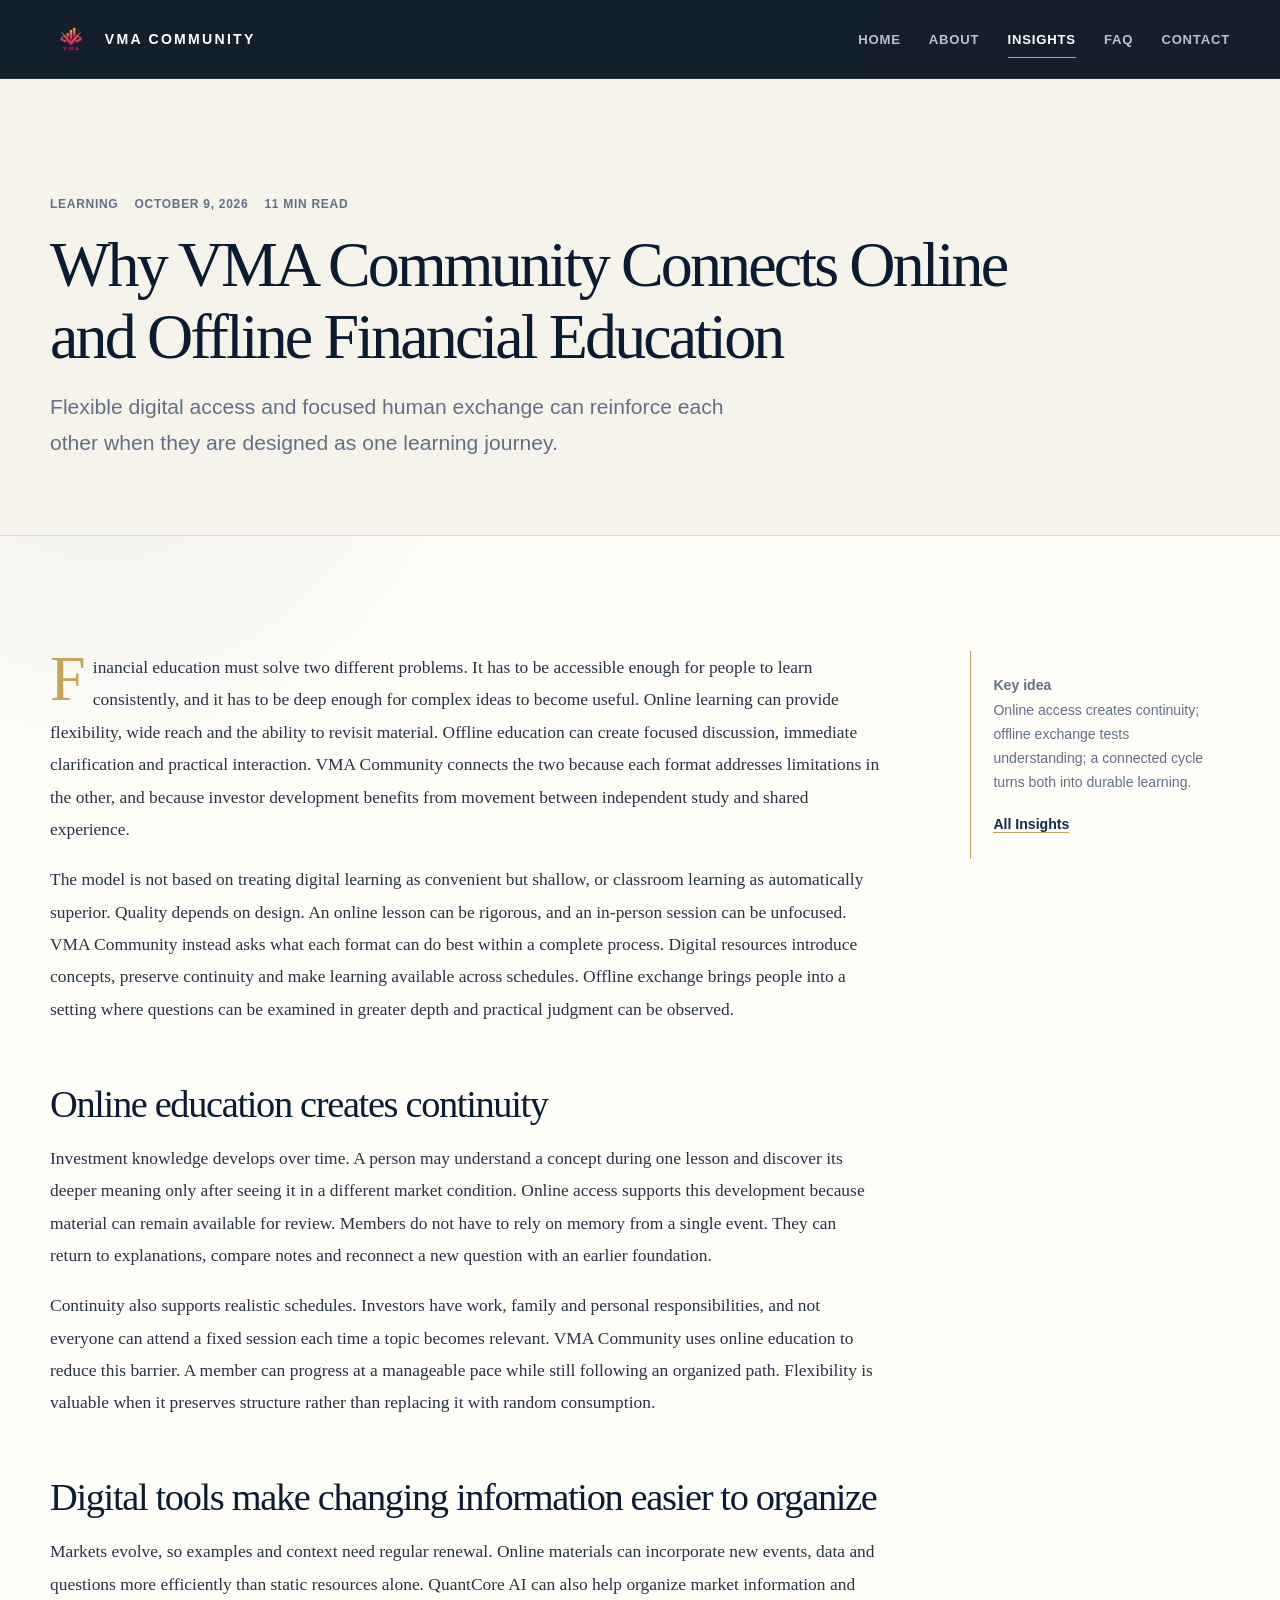
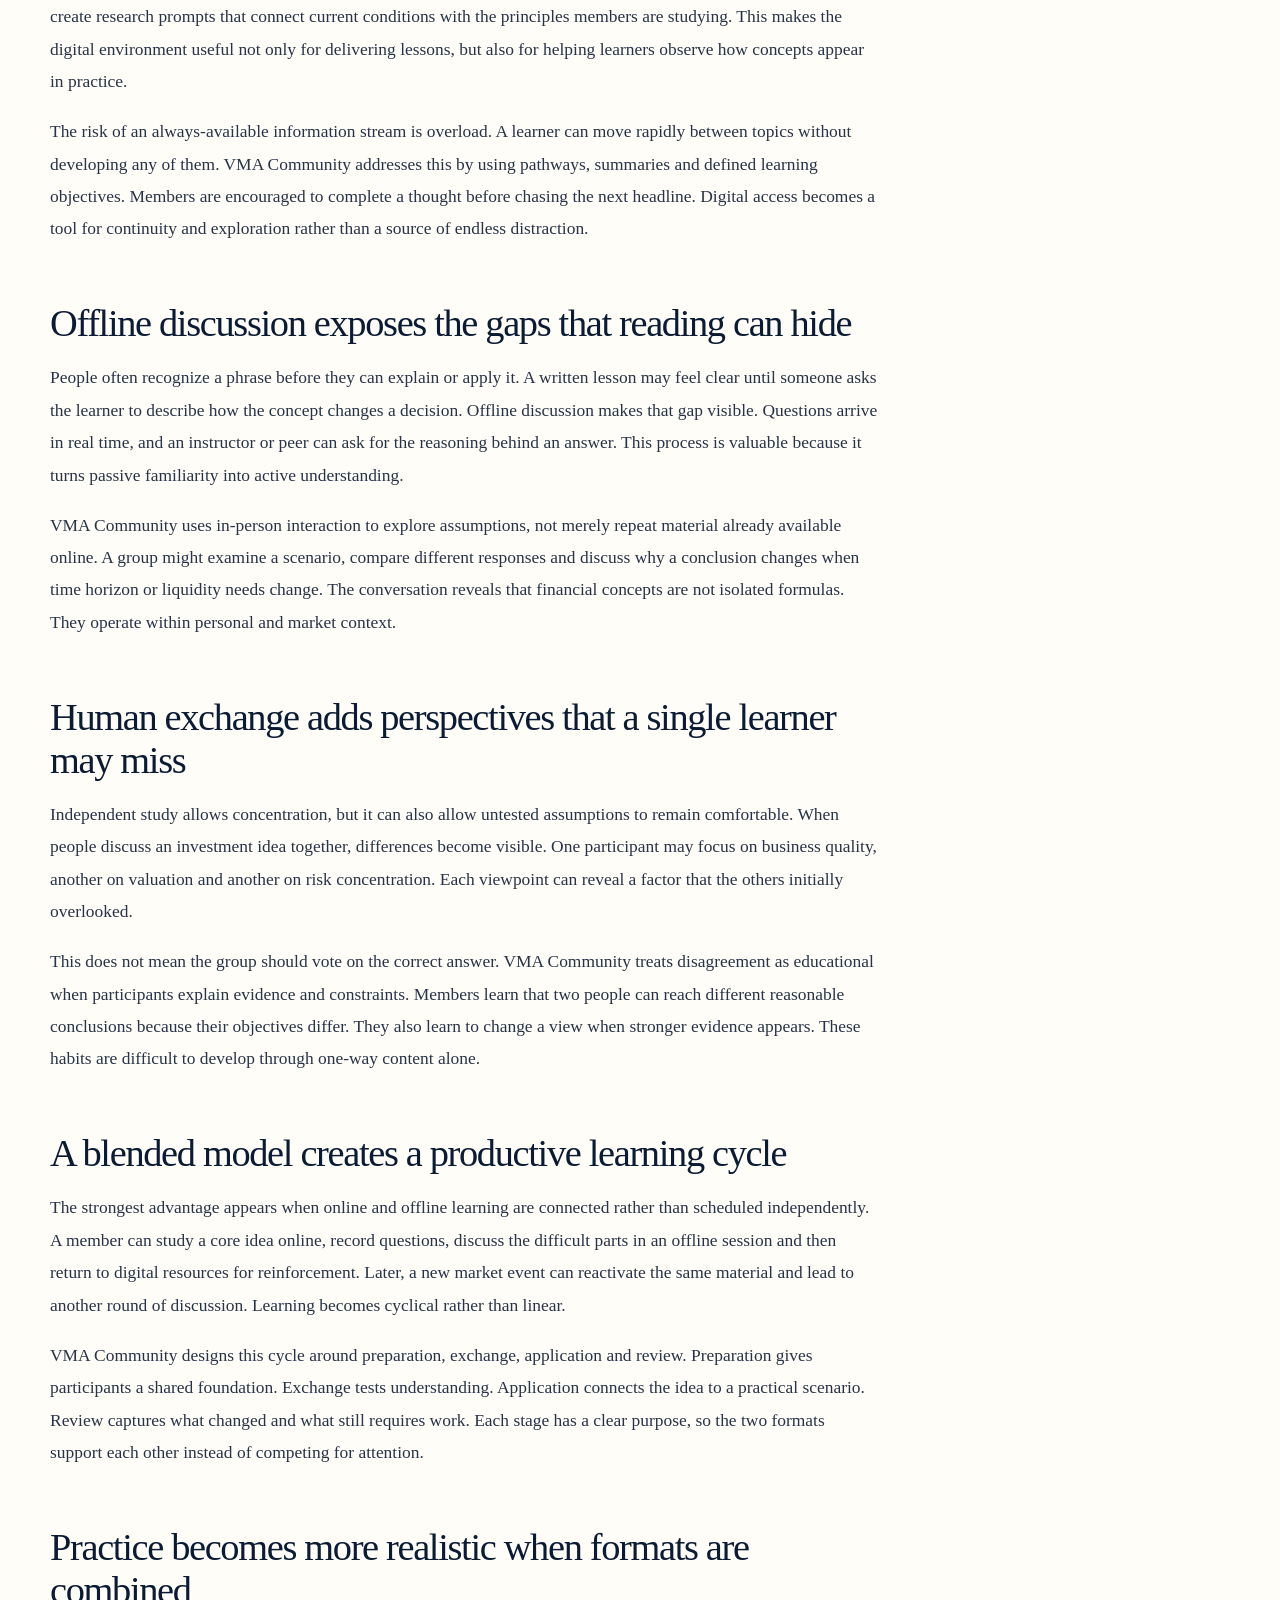
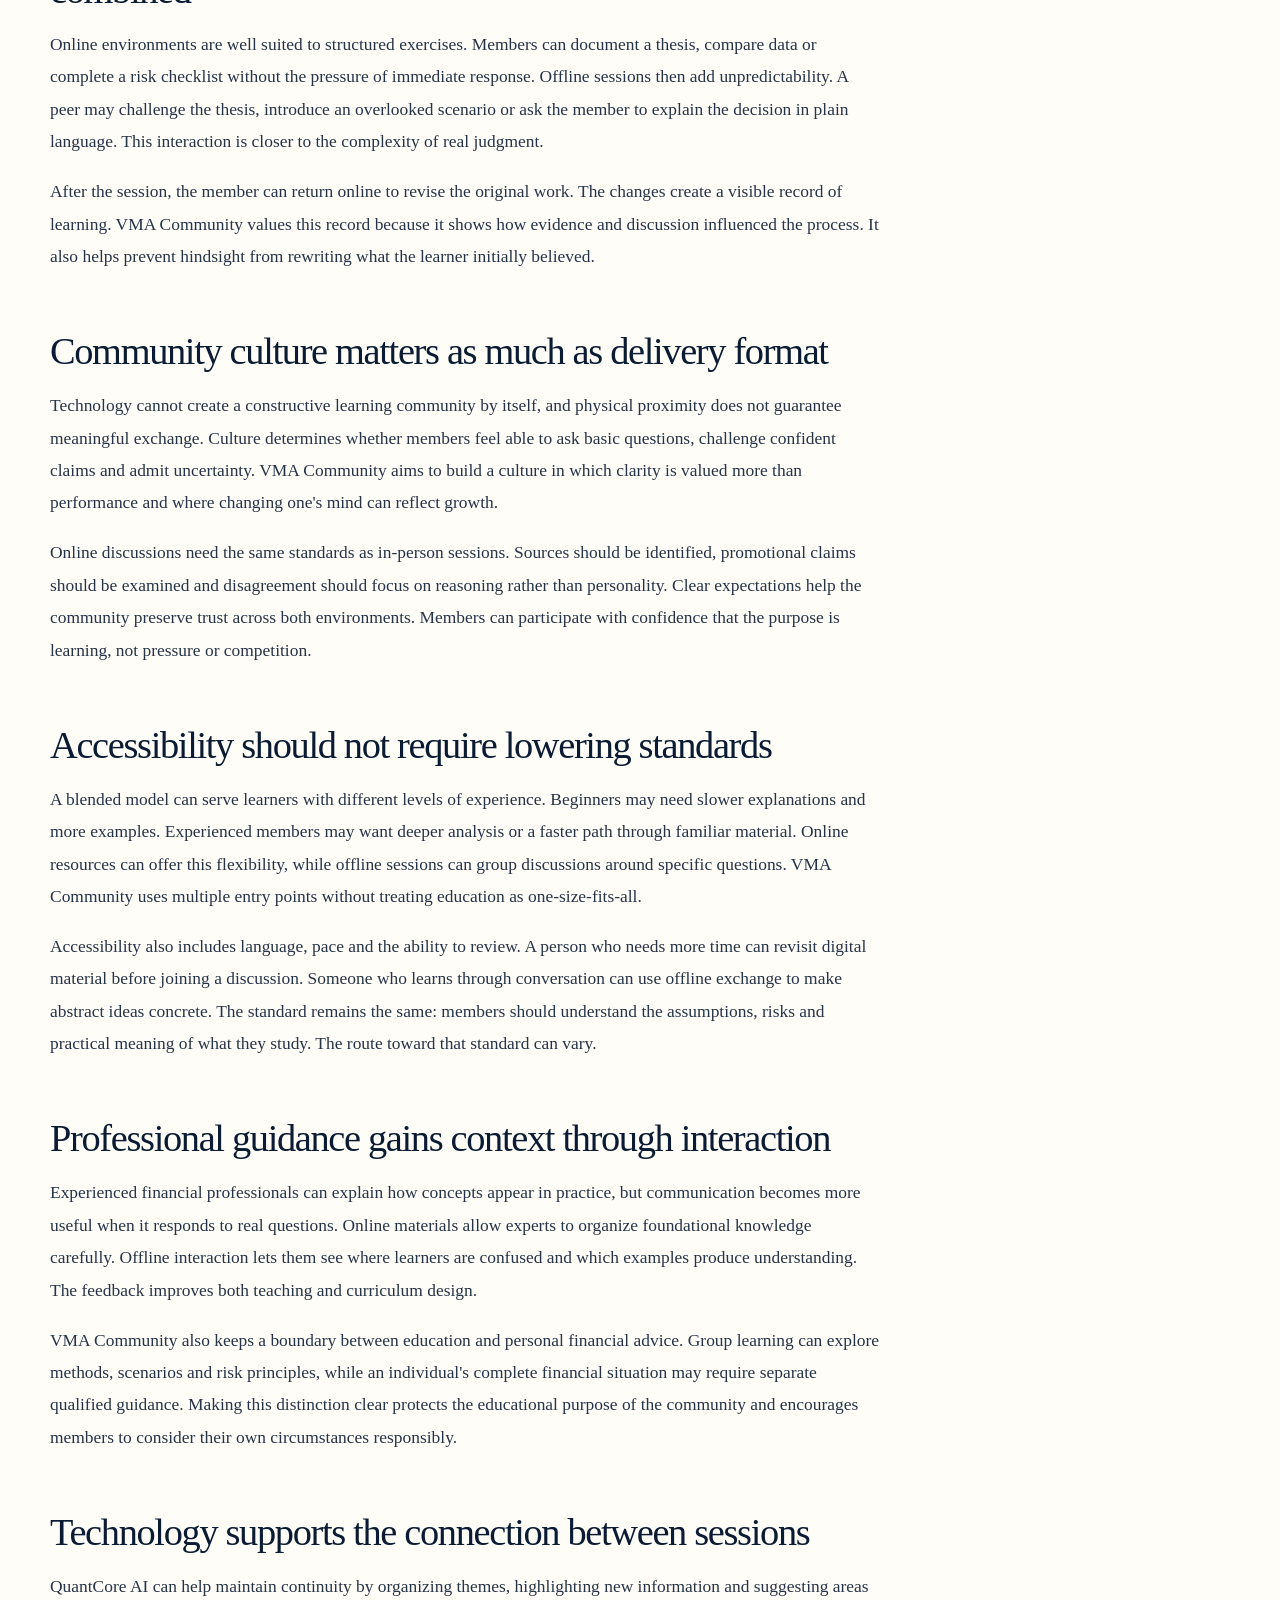
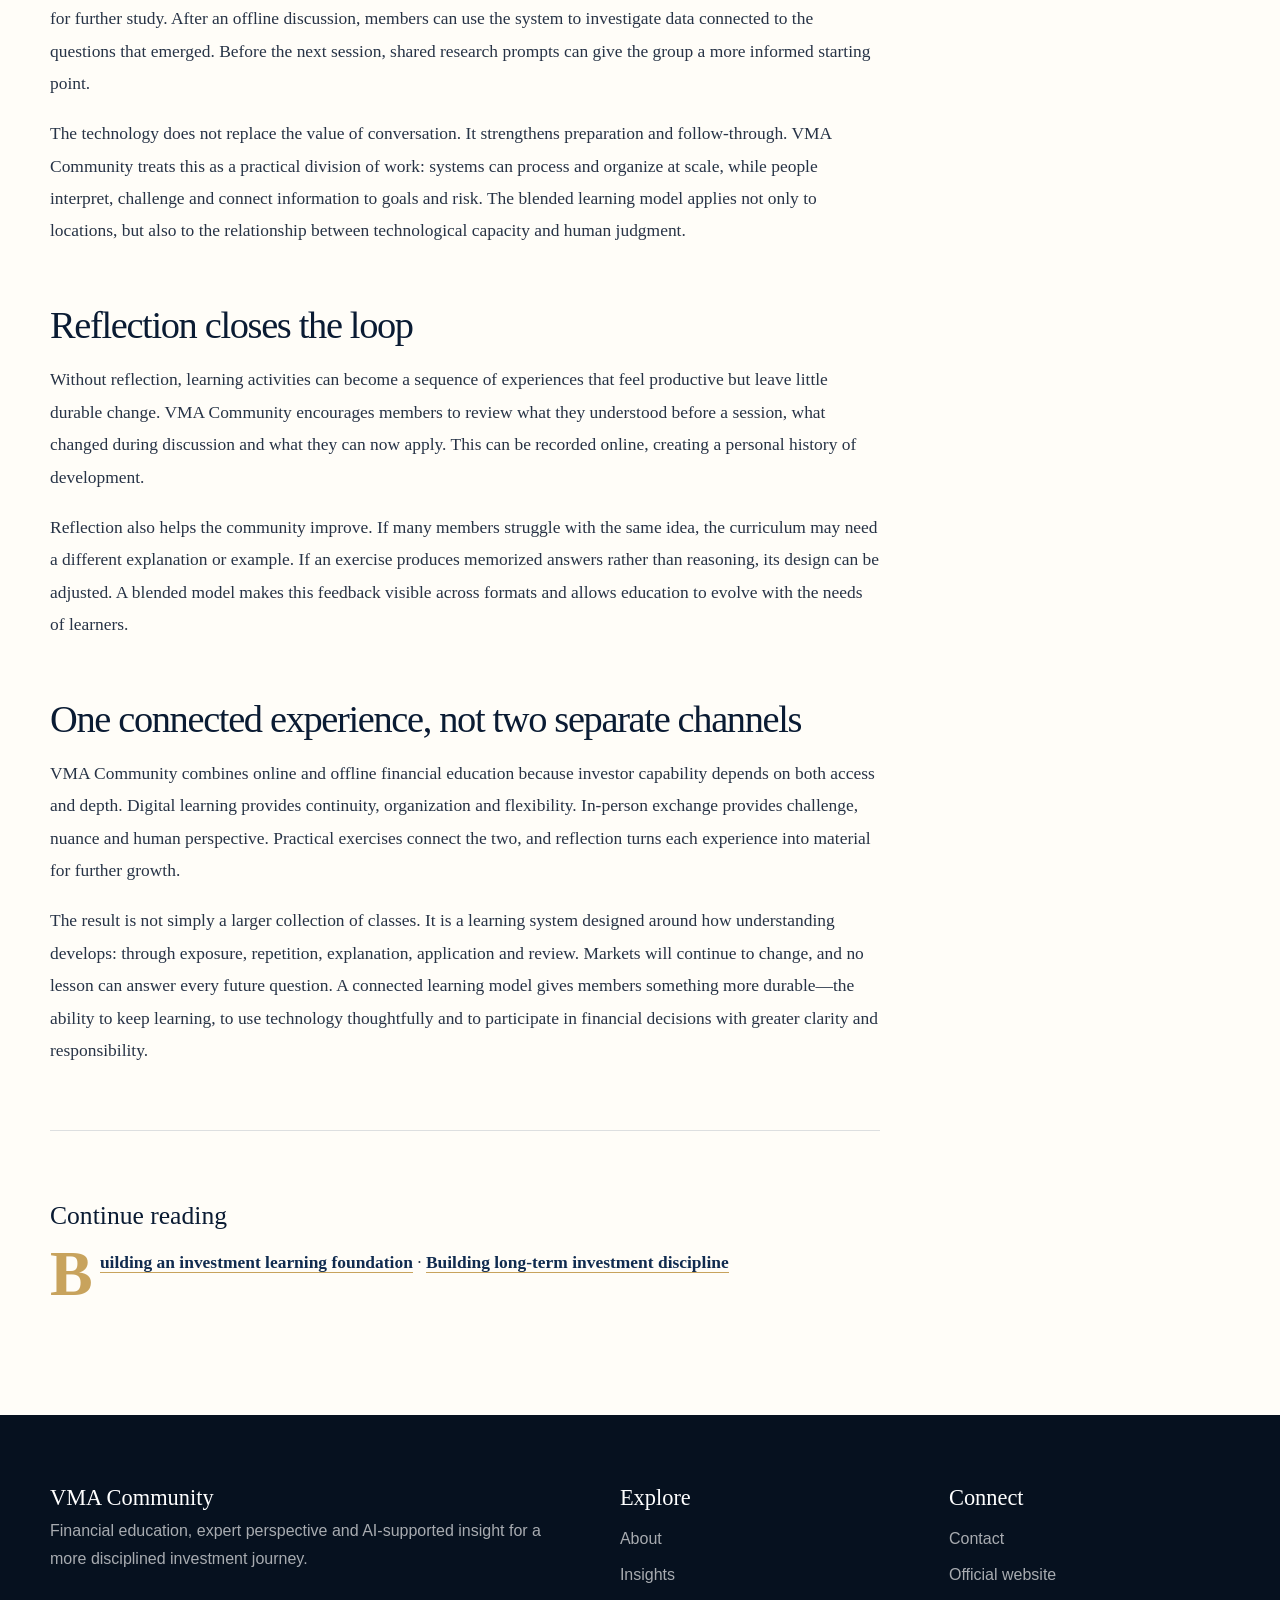
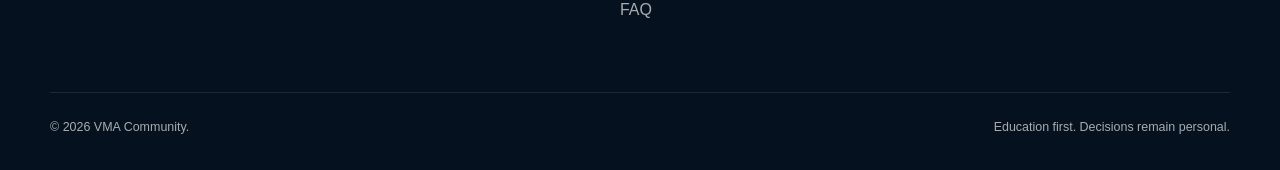
<file: insight-4.html>
<!doctype html>
<html lang="en"><head>
  <meta charset="utf-8"><meta name="viewport" content="width=device-width, initial-scale=1">
  <title>VMA Community Connects Online and Offline Education</title>
  <meta name="description" content="See why VMA Community combines flexible online education with focused offline exchange to create a connected, practical and continuously reinforced financial learning experience.">
  <meta name="keywords" content="VMA Community, online financial education, offline investment classes, blended learning, investor community">
  <link rel="canonical" href="https://VMACommunityOfficial.github.io/insight-4.html"><link rel="icon" type="image/png" href="images/LOGO3.png">
  <meta property="og:type" content="article"><meta property="og:title" content="VMA Community Connects Online and Offline Education"><meta property="og:description" content="Why flexible digital study and focused human exchange work better together."><meta property="og:url" content="https://VMACommunityOfficial.github.io/insight-4.html"><meta property="og:image" content="https://VMACommunityOfficial.github.io/images/8.png">
  <meta name="twitter:card" content="summary_large_image"><meta name="twitter:title" content="VMA Community Blended Financial Education"><meta name="twitter:description" content="A connected learning model that moves from access to discussion, practice and reflection."><link rel="stylesheet" href="css/style.css">
  <script type="application/ld+json">{"@context":"https://schema.org","@graph":[{"@type":"Article","headline":"Why VMA Community Connects Online and Offline Financial Education","url":"https://VMACommunityOfficial.github.io/insight-4.html","image":"https://VMACommunityOfficial.github.io/images/8.png","author":{"@type":"Organization","name":"VMA Community"},"publisher":{"@id":"https://VMACommunityOfficial.github.io/#organization"},"datePublished":"2026-10-09","dateModified":"2026-10-09"},{"@type":"BreadcrumbList","itemListElement":[{"@type":"ListItem","position":1,"name":"Home","item":"https://VMACommunityOfficial.github.io/"},{"@type":"ListItem","position":2,"name":"Insights","item":"https://VMACommunityOfficial.github.io/insights.html"},{"@type":"ListItem","position":3,"name":"Blended Education","item":"https://VMACommunityOfficial.github.io/insight-4.html"}]}]}</script>
</head><body>
  <a class="skip-link" href="#main">Skip to content</a><header class="site-header"><div class="container nav-wrap"><a class="brand" href="index.html"><img class="brand-logo" src="images/LOGO3.png" alt=""><span>VMA Community</span></a><button class="nav-toggle" type="button" aria-expanded="false" aria-controls="primary-navigation" aria-label="Open navigation"><span></span><span></span><span></span></button><nav aria-label="Primary navigation"><ul class="nav-links" id="primary-navigation"><li><a href="index.html">Home</a></li><li><a href="about.html">About</a></li><li><a href="insights.html">Insights</a></li><li><a href="faq.html">FAQ</a></li><li><a href="contact.html">Contact</a></li></ul></nav></div></header>
  <main id="main"><header class="article-header"><div class="container"><div class="meta"><span>Learning</span><span>October 9, 2026</span><span>11 min read</span></div><h1>Why VMA Community Connects Online and Offline Financial Education</h1><p class="lead">Flexible digital access and focused human exchange can reinforce each other when they are designed as one learning journey.</p></div></header>
  <div class="container section"><div class="article-layout"><article class="article-body">
    <p>Financial education must solve two different problems. It has to be accessible enough for people to learn consistently, and it has to be deep enough for complex ideas to become useful. Online learning can provide flexibility, wide reach and the ability to revisit material. Offline education can create focused discussion, immediate clarification and practical interaction. VMA Community connects the two because each format addresses limitations in the other, and because investor development benefits from movement between independent study and shared experience.</p>
    <p>The model is not based on treating digital learning as convenient but shallow, or classroom learning as automatically superior. Quality depends on design. An online lesson can be rigorous, and an in-person session can be unfocused. VMA Community instead asks what each format can do best within a complete process. Digital resources introduce concepts, preserve continuity and make learning available across schedules. Offline exchange brings people into a setting where questions can be examined in greater depth and practical judgment can be observed.</p>
    <h2>Online education creates continuity</h2>
    <p>Investment knowledge develops over time. A person may understand a concept during one lesson and discover its deeper meaning only after seeing it in a different market condition. Online access supports this development because material can remain available for review. Members do not have to rely on memory from a single event. They can return to explanations, compare notes and reconnect a new question with an earlier foundation.</p>
    <p>Continuity also supports realistic schedules. Investors have work, family and personal responsibilities, and not everyone can attend a fixed session each time a topic becomes relevant. VMA Community uses online education to reduce this barrier. A member can progress at a manageable pace while still following an organized path. Flexibility is valuable when it preserves structure rather than replacing it with random consumption.</p>
    <h2>Digital tools make changing information easier to organize</h2>
    <p>Markets evolve, so examples and context need regular renewal. Online materials can incorporate new events, data and questions more efficiently than static resources alone. QuantCore AI can also help organize market information and create research prompts that connect current conditions with the principles members are studying. This makes the digital environment useful not only for delivering lessons, but also for helping learners observe how concepts appear in practice.</p>
    <p>The risk of an always-available information stream is overload. A learner can move rapidly between topics without developing any of them. VMA Community addresses this by using pathways, summaries and defined learning objectives. Members are encouraged to complete a thought before chasing the next headline. Digital access becomes a tool for continuity and exploration rather than a source of endless distraction.</p>
    <h2>Offline discussion exposes the gaps that reading can hide</h2>
    <p>People often recognize a phrase before they can explain or apply it. A written lesson may feel clear until someone asks the learner to describe how the concept changes a decision. Offline discussion makes that gap visible. Questions arrive in real time, and an instructor or peer can ask for the reasoning behind an answer. This process is valuable because it turns passive familiarity into active understanding.</p>
    <p>VMA Community uses in-person interaction to explore assumptions, not merely repeat material already available online. A group might examine a scenario, compare different responses and discuss why a conclusion changes when time horizon or liquidity needs change. The conversation reveals that financial concepts are not isolated formulas. They operate within personal and market context.</p>
    <h2>Human exchange adds perspectives that a single learner may miss</h2>
    <p>Independent study allows concentration, but it can also allow untested assumptions to remain comfortable. When people discuss an investment idea together, differences become visible. One participant may focus on business quality, another on valuation and another on risk concentration. Each viewpoint can reveal a factor that the others initially overlooked.</p>
    <p>This does not mean the group should vote on the correct answer. VMA Community treats disagreement as educational when participants explain evidence and constraints. Members learn that two people can reach different reasonable conclusions because their objectives differ. They also learn to change a view when stronger evidence appears. These habits are difficult to develop through one-way content alone.</p>
    <h2>A blended model creates a productive learning cycle</h2>
    <p>The strongest advantage appears when online and offline learning are connected rather than scheduled independently. A member can study a core idea online, record questions, discuss the difficult parts in an offline session and then return to digital resources for reinforcement. Later, a new market event can reactivate the same material and lead to another round of discussion. Learning becomes cyclical rather than linear.</p>
    <p>VMA Community designs this cycle around preparation, exchange, application and review. Preparation gives participants a shared foundation. Exchange tests understanding. Application connects the idea to a practical scenario. Review captures what changed and what still requires work. Each stage has a clear purpose, so the two formats support each other instead of competing for attention.</p>
    <h2>Practice becomes more realistic when formats are combined</h2>
    <p>Online environments are well suited to structured exercises. Members can document a thesis, compare data or complete a risk checklist without the pressure of immediate response. Offline sessions then add unpredictability. A peer may challenge the thesis, introduce an overlooked scenario or ask the member to explain the decision in plain language. This interaction is closer to the complexity of real judgment.</p>
    <p>After the session, the member can return online to revise the original work. The changes create a visible record of learning. VMA Community values this record because it shows how evidence and discussion influenced the process. It also helps prevent hindsight from rewriting what the learner initially believed.</p>
    <h2>Community culture matters as much as delivery format</h2>
    <p>Technology cannot create a constructive learning community by itself, and physical proximity does not guarantee meaningful exchange. Culture determines whether members feel able to ask basic questions, challenge confident claims and admit uncertainty. VMA Community aims to build a culture in which clarity is valued more than performance and where changing one's mind can reflect growth.</p>
    <p>Online discussions need the same standards as in-person sessions. Sources should be identified, promotional claims should be examined and disagreement should focus on reasoning rather than personality. Clear expectations help the community preserve trust across both environments. Members can participate with confidence that the purpose is learning, not pressure or competition.</p>
    <h2>Accessibility should not require lowering standards</h2>
    <p>A blended model can serve learners with different levels of experience. Beginners may need slower explanations and more examples. Experienced members may want deeper analysis or a faster path through familiar material. Online resources can offer this flexibility, while offline sessions can group discussions around specific questions. VMA Community uses multiple entry points without treating education as one-size-fits-all.</p>
    <p>Accessibility also includes language, pace and the ability to review. A person who needs more time can revisit digital material before joining a discussion. Someone who learns through conversation can use offline exchange to make abstract ideas concrete. The standard remains the same: members should understand the assumptions, risks and practical meaning of what they study. The route toward that standard can vary.</p>
    <h2>Professional guidance gains context through interaction</h2>
    <p>Experienced financial professionals can explain how concepts appear in practice, but communication becomes more useful when it responds to real questions. Online materials allow experts to organize foundational knowledge carefully. Offline interaction lets them see where learners are confused and which examples produce understanding. The feedback improves both teaching and curriculum design.</p>
    <p>VMA Community also keeps a boundary between education and personal financial advice. Group learning can explore methods, scenarios and risk principles, while an individual's complete financial situation may require separate qualified guidance. Making this distinction clear protects the educational purpose of the community and encourages members to consider their own circumstances responsibly.</p>
    <h2>Technology supports the connection between sessions</h2>
    <p>QuantCore AI can help maintain continuity by organizing themes, highlighting new information and suggesting areas for further study. After an offline discussion, members can use the system to investigate data connected to the questions that emerged. Before the next session, shared research prompts can give the group a more informed starting point.</p>
    <p>The technology does not replace the value of conversation. It strengthens preparation and follow-through. VMA Community treats this as a practical division of work: systems can process and organize at scale, while people interpret, challenge and connect information to goals and risk. The blended learning model applies not only to locations, but also to the relationship between technological capacity and human judgment.</p>
    <h2>Reflection closes the loop</h2>
    <p>Without reflection, learning activities can become a sequence of experiences that feel productive but leave little durable change. VMA Community encourages members to review what they understood before a session, what changed during discussion and what they can now apply. This can be recorded online, creating a personal history of development.</p>
    <p>Reflection also helps the community improve. If many members struggle with the same idea, the curriculum may need a different explanation or example. If an exercise produces memorized answers rather than reasoning, its design can be adjusted. A blended model makes this feedback visible across formats and allows education to evolve with the needs of learners.</p>
    <h2>One connected experience, not two separate channels</h2>
    <p>VMA Community combines online and offline financial education because investor capability depends on both access and depth. Digital learning provides continuity, organization and flexibility. In-person exchange provides challenge, nuance and human perspective. Practical exercises connect the two, and reflection turns each experience into material for further growth.</p>
    <p>The result is not simply a larger collection of classes. It is a learning system designed around how understanding develops: through exposure, repetition, explanation, application and review. Markets will continue to change, and no lesson can answer every future question. A connected learning model gives members something more durable—the ability to keep learning, to use technology thoughtfully and to participate in financial decisions with greater clarity and responsibility.</p>
    <div class="related"><h3>Continue reading</h3><p><a class="text-link" href="insight-1.html">Building an investment learning foundation</a> · <a class="text-link" href="insight-5.html">Building long-term investment discipline</a></p></div>
  </article><aside class="article-aside"><strong>Key idea</strong><p>Online access creates continuity; offline exchange tests understanding; a connected cycle turns both into durable learning.</p><a class="text-link" href="insights.html">All Insights</a></aside></div></div></main>
  <footer class="site-footer"><div class="container"><div class="footer-grid"><div><div class="footer-title">VMA Community</div><p>Financial education, expert perspective and AI-supported insight for a more disciplined investment journey.</p></div><div><div class="footer-title">Explore</div><ul class="footer-links"><li><a href="about.html">About</a></li><li><a href="insights.html">Insights</a></li><li><a href="faq.html">FAQ</a></li></ul></div><div><div class="footer-title">Connect</div><ul class="footer-links"><li><a href="contact.html">Contact</a></li><li><a href="https://www.veritasmindai.com">Official website</a></li></ul></div></div><div class="footer-bottom"><span>© <span data-year>2026</span> VMA Community.</span><span>Education first. Decisions remain personal.</span></div></div></footer><script src="js/main.js"></script>
</body></html>
</file>
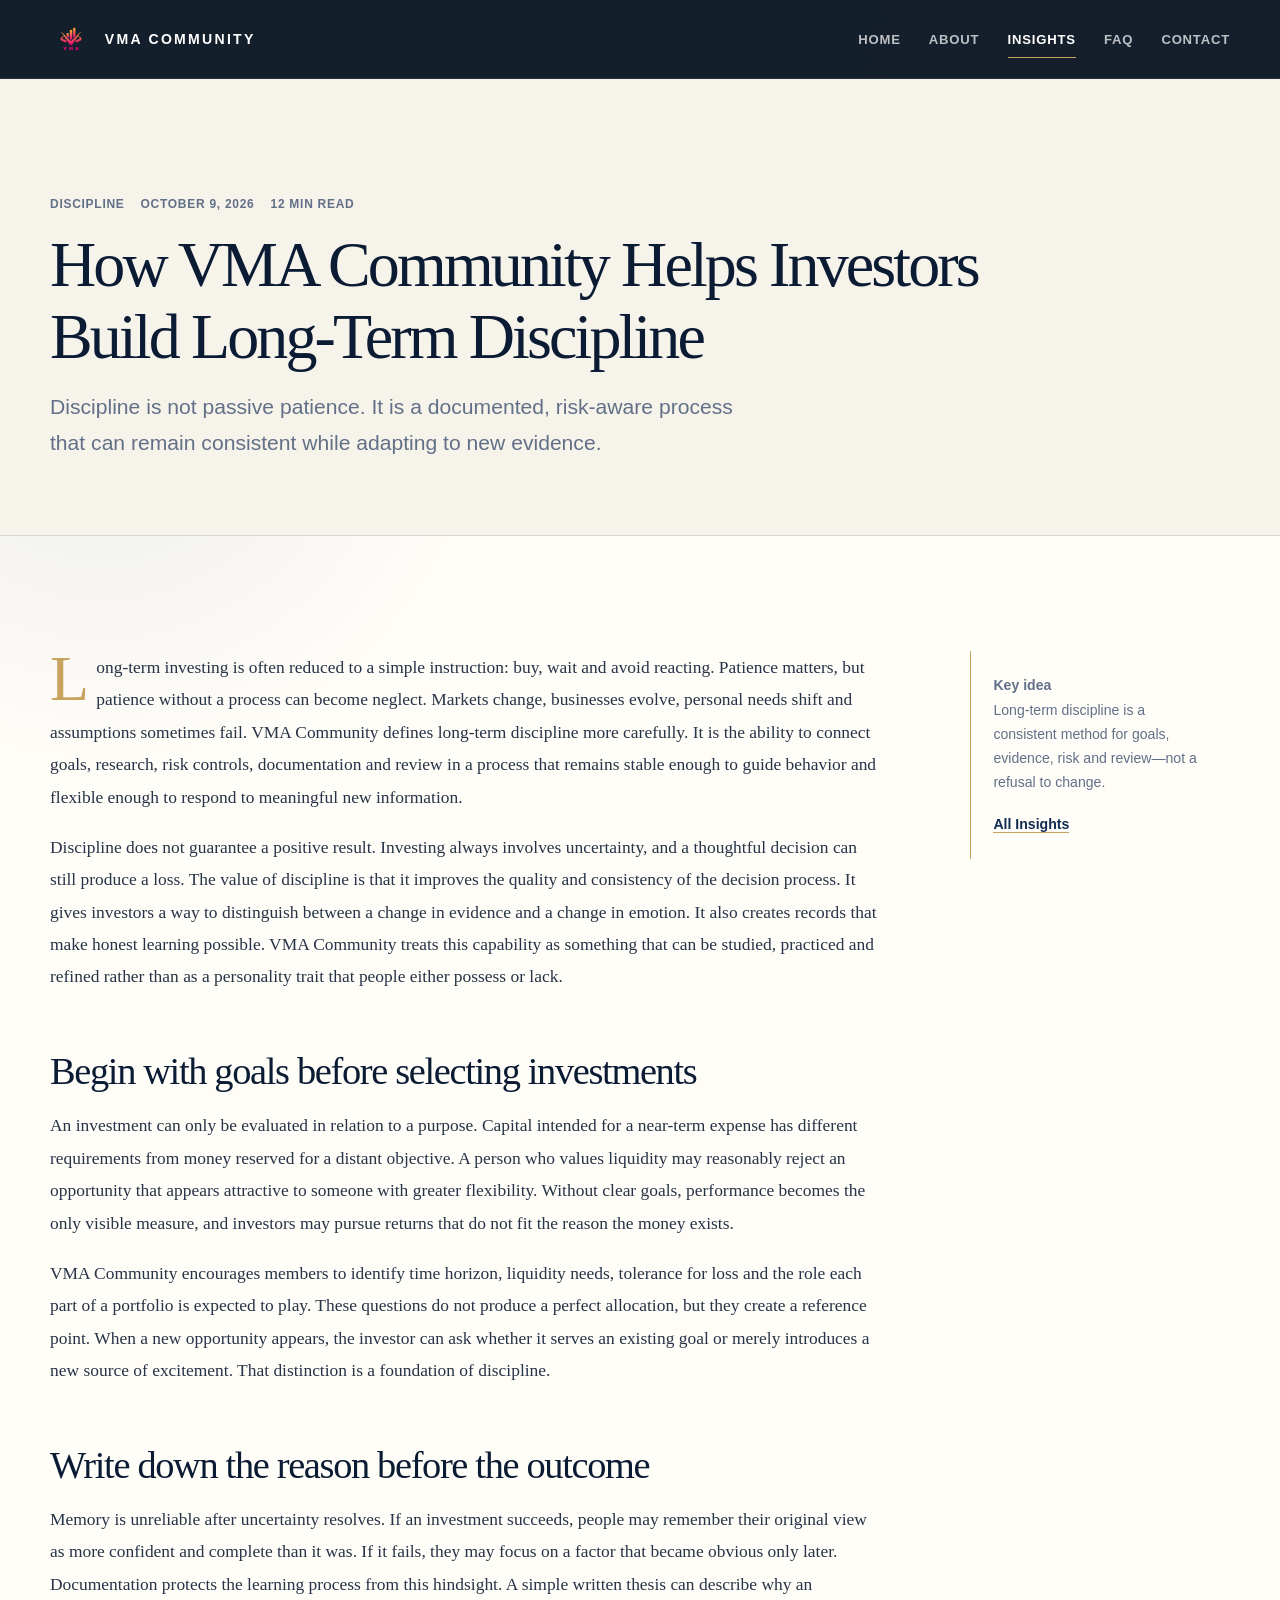
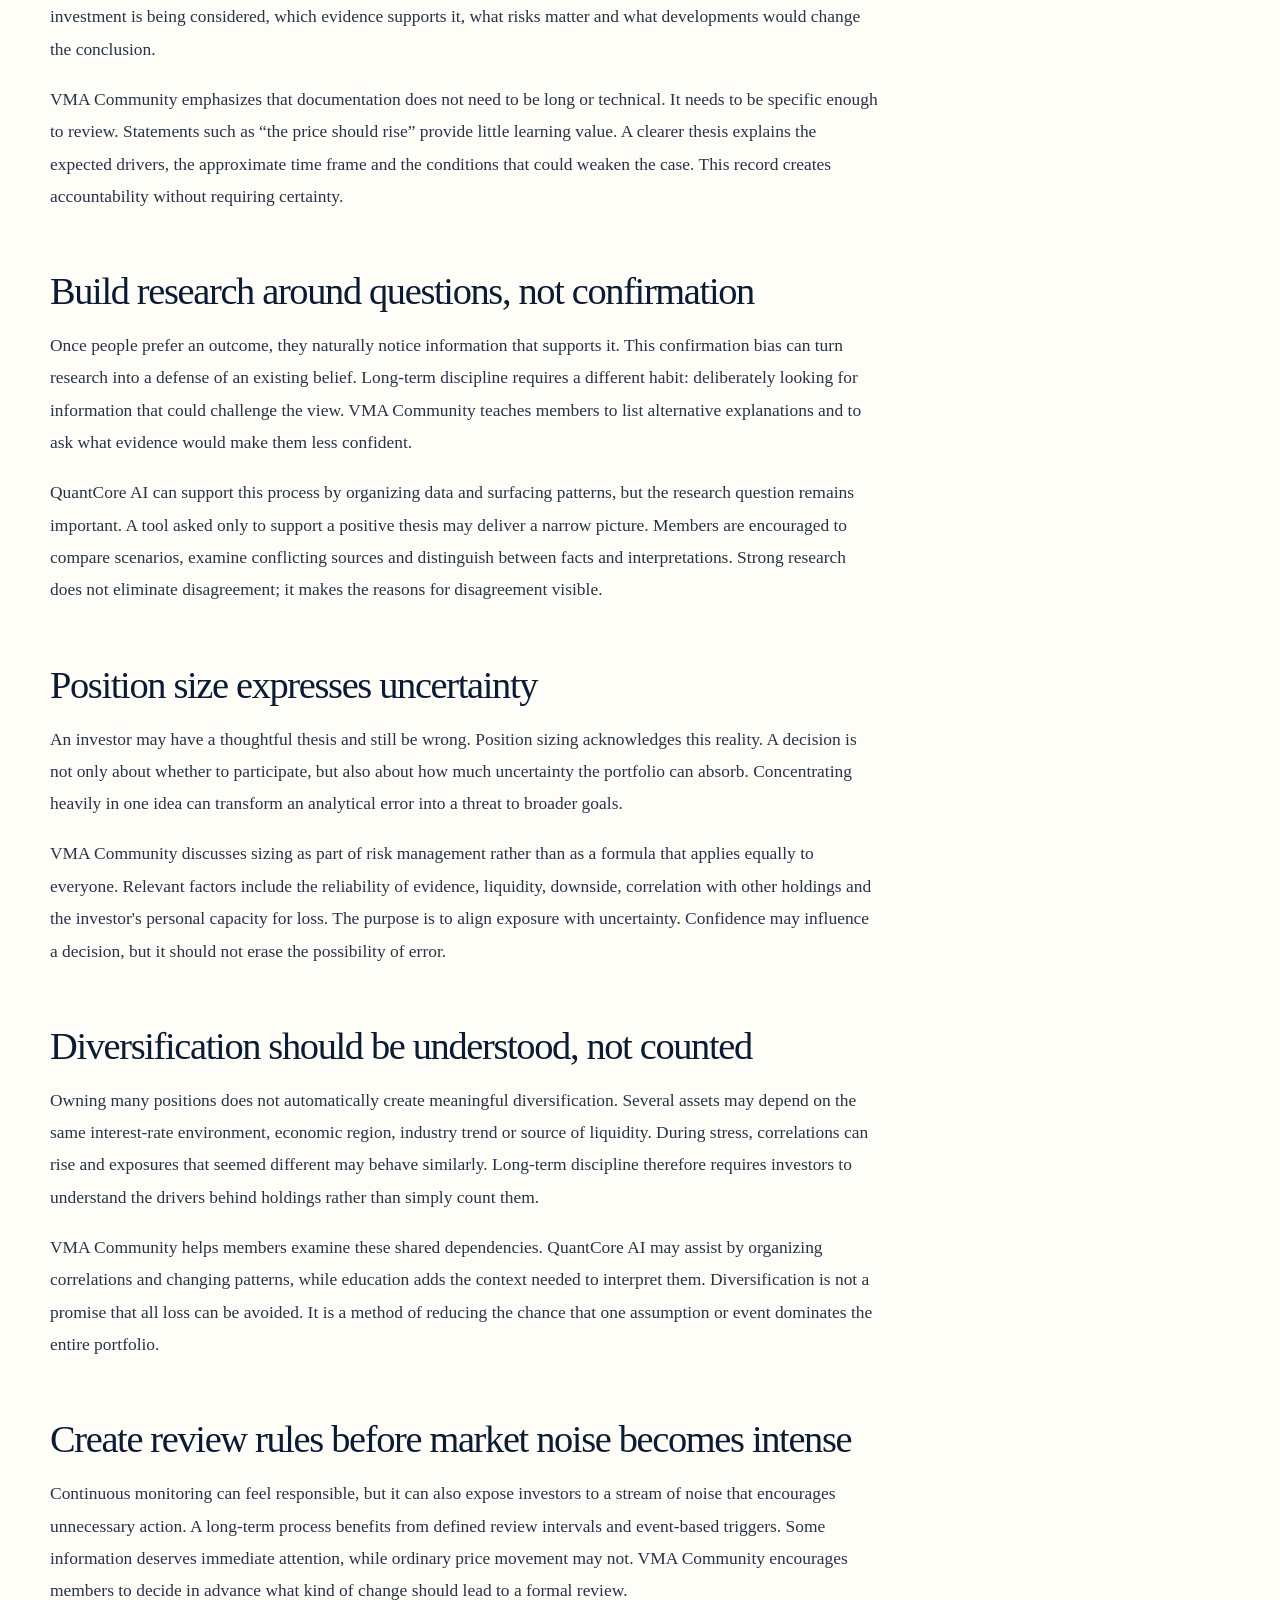
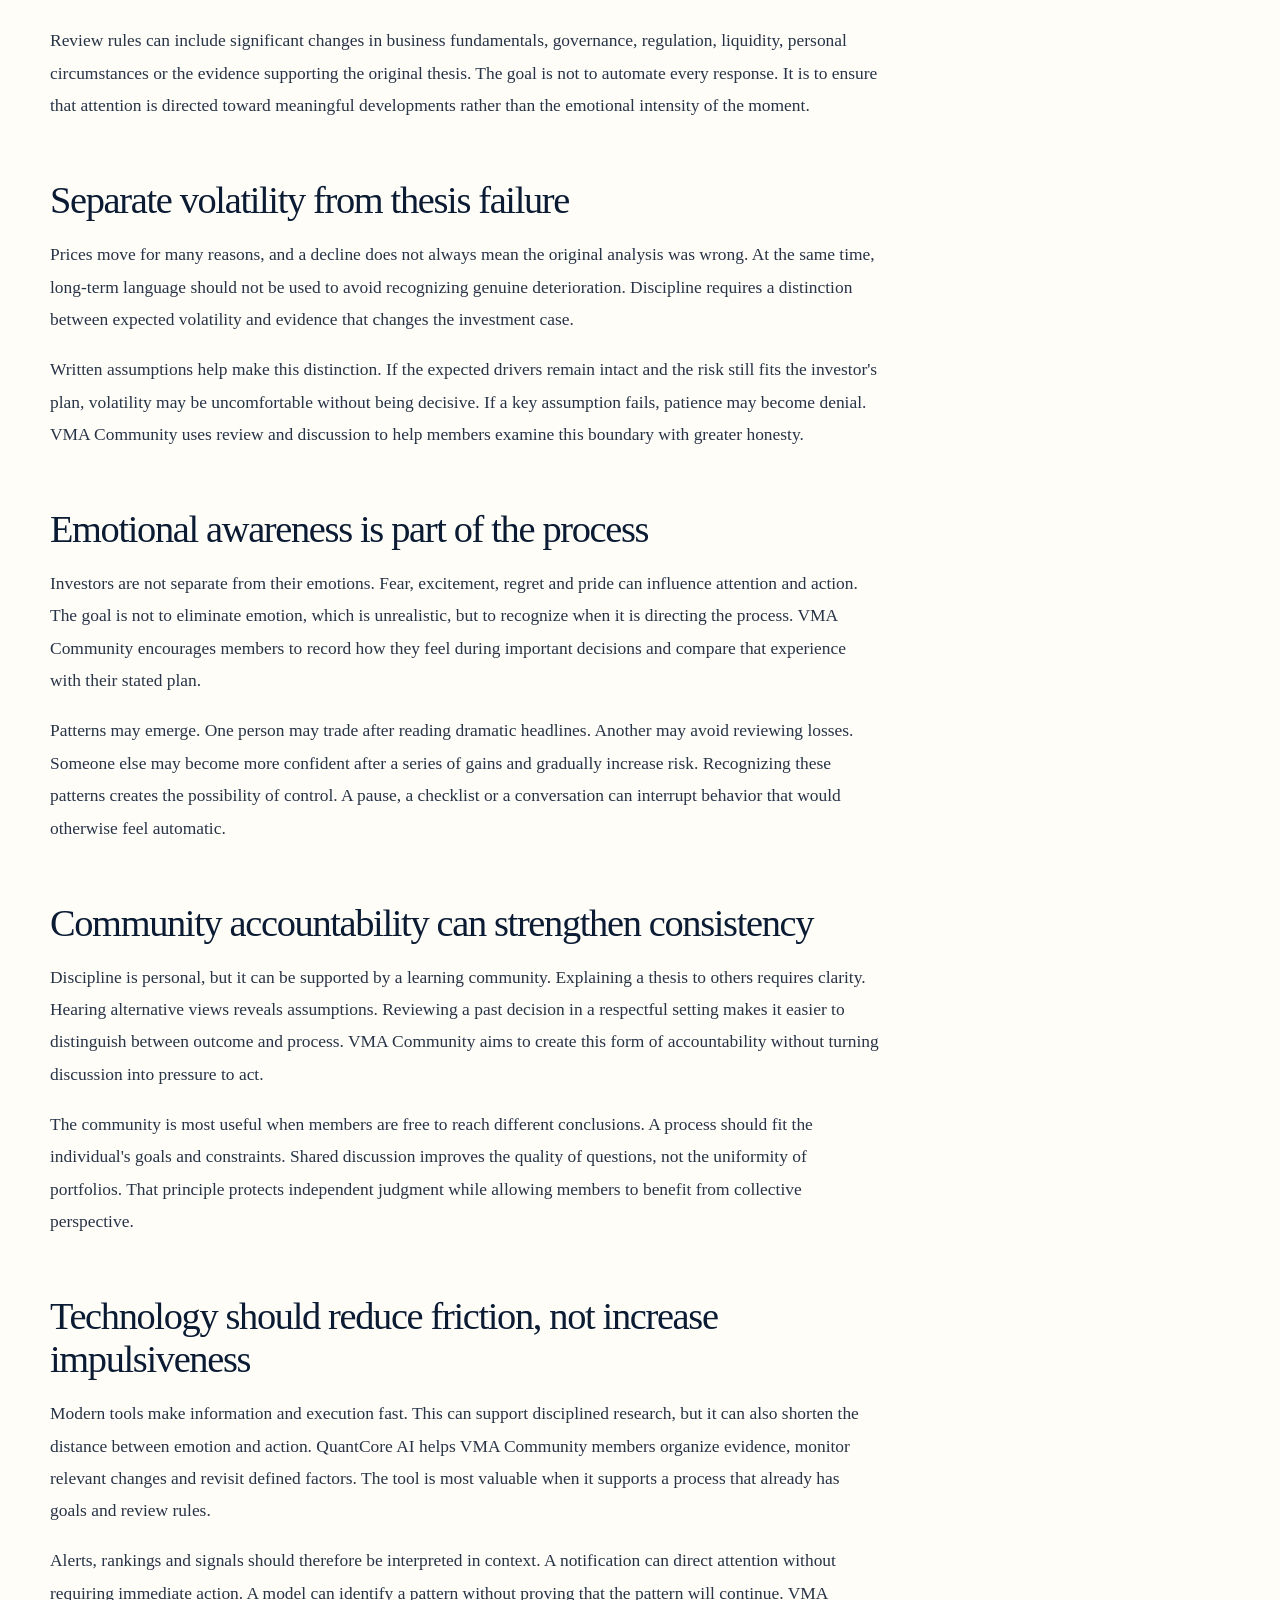
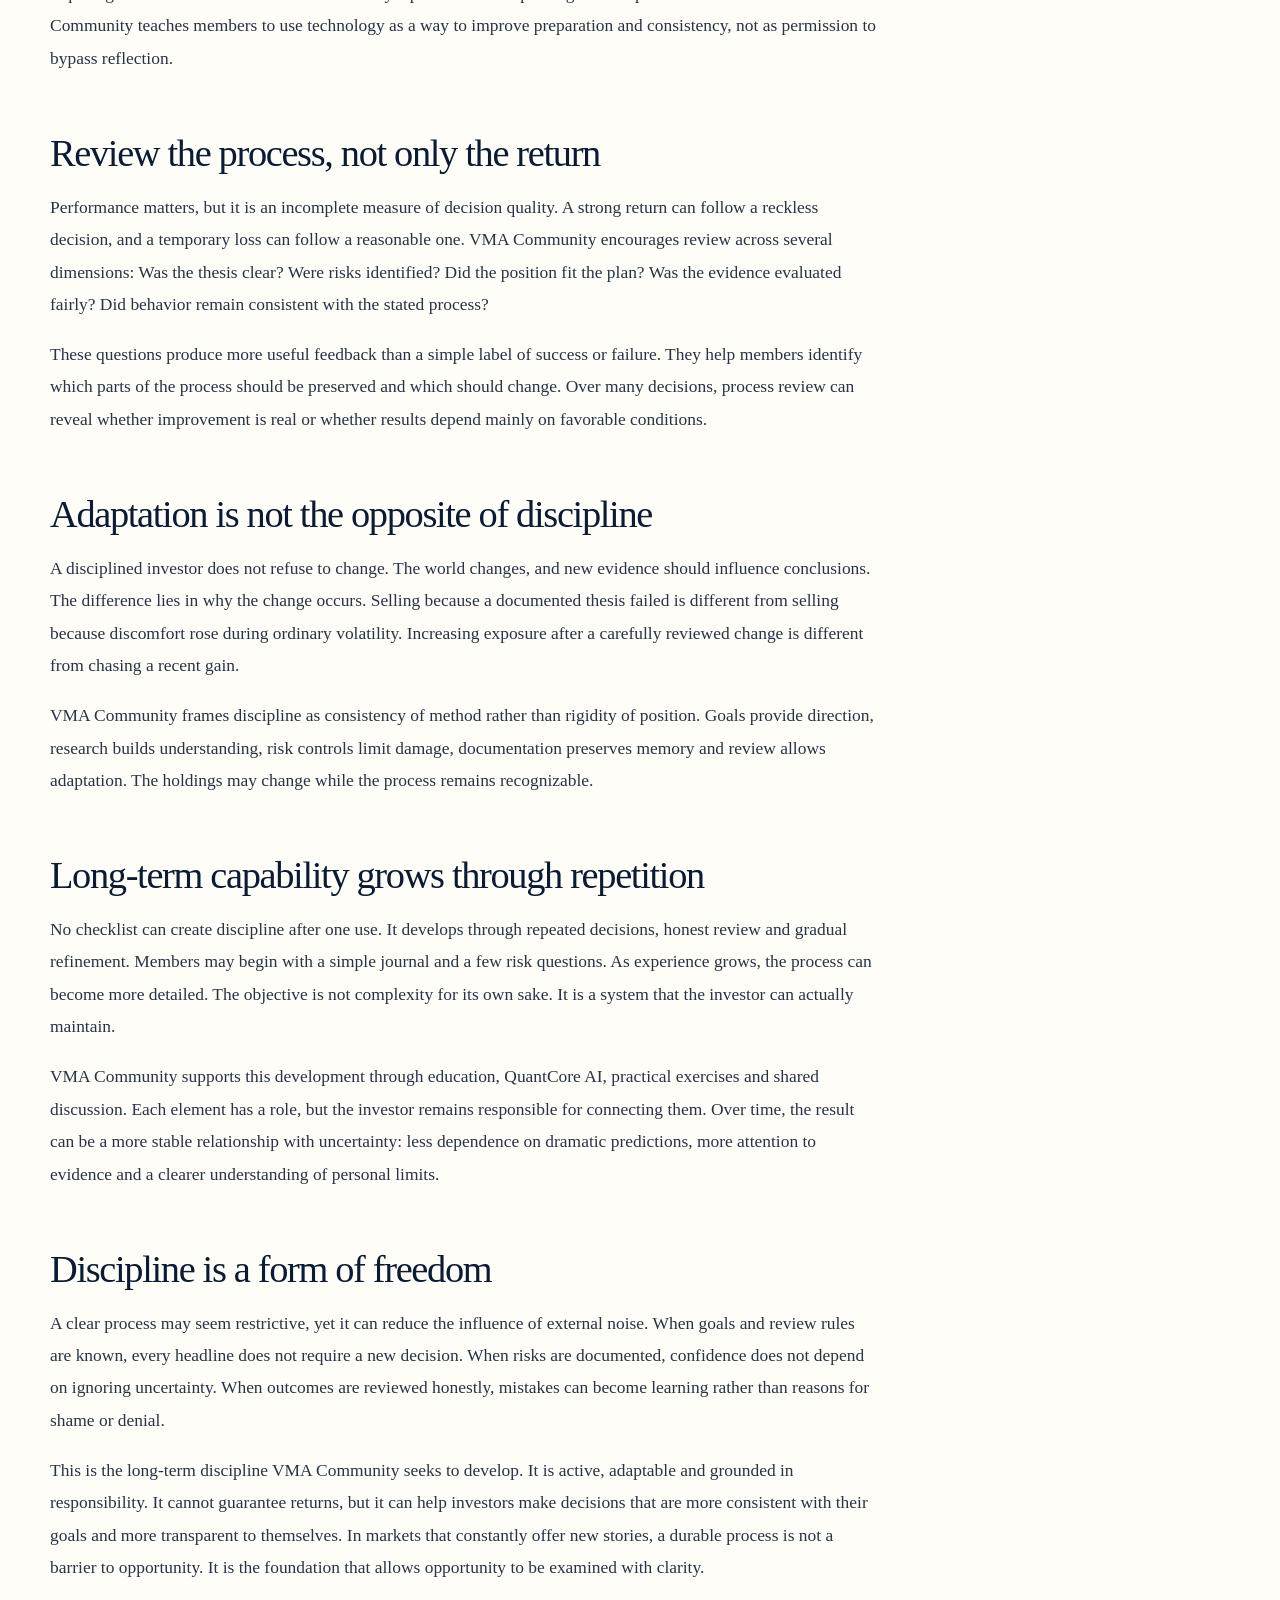
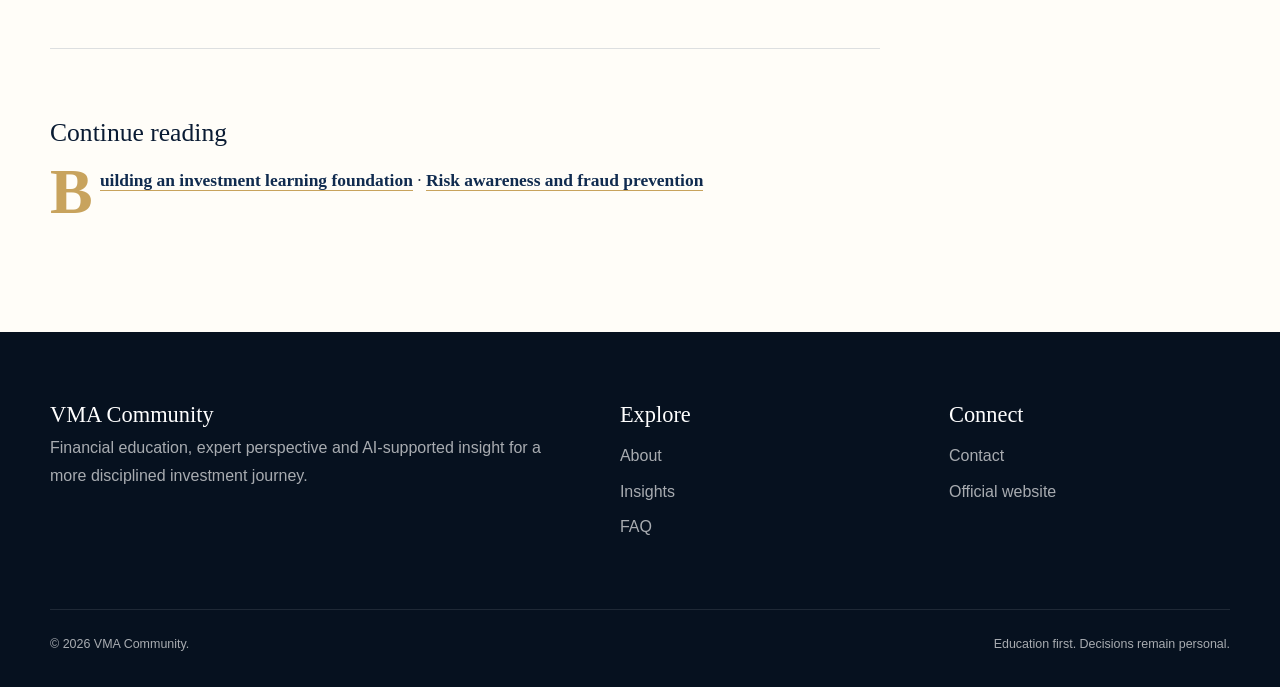
<file: insight-5.html>
<!doctype html>
<html lang="en"><head>
  <meta charset="utf-8"><meta name="viewport" content="width=device-width, initial-scale=1">
  <title>VMA Community Helps Investors Build Long-Term Discipline</title>
  <meta name="description" content="Learn how VMA Community connects goals, research, risk controls, documentation and review to help investors build a disciplined and adaptable long-term process.">
  <meta name="keywords" content="VMA Community, long-term investing, investment discipline, portfolio process, investor education">
  <link rel="canonical" href="https://VMACommunityOfficial.github.io/insight-5.html"><link rel="icon" type="image/png" href="images/LOGO3.png">
  <meta property="og:type" content="article"><meta property="og:title" content="VMA Community Helps Investors Build Long-Term Discipline"><meta property="og:description" content="A repeatable process for goals, research, risk, documentation and reflective review."><meta property="og:url" content="https://VMACommunityOfficial.github.io/insight-5.html"><meta property="og:image" content="https://VMACommunityOfficial.github.io/images/9.png">
  <meta name="twitter:card" content="summary_large_image"><meta name="twitter:title" content="VMA Community and Long-Term Investment Discipline"><meta name="twitter:description" content="How a clear process can support consistency without becoming rigid."><link rel="stylesheet" href="css/style.css">
  <script type="application/ld+json">{"@context":"https://schema.org","@graph":[{"@type":"Article","headline":"How VMA Community Helps Investors Build Long-Term Discipline","url":"https://VMACommunityOfficial.github.io/insight-5.html","image":"https://VMACommunityOfficial.github.io/images/9.png","author":{"@type":"Organization","name":"VMA Community"},"publisher":{"@id":"https://VMACommunityOfficial.github.io/#organization"},"datePublished":"2026-10-09","dateModified":"2026-10-09"},{"@type":"BreadcrumbList","itemListElement":[{"@type":"ListItem","position":1,"name":"Home","item":"https://VMACommunityOfficial.github.io/"},{"@type":"ListItem","position":2,"name":"Insights","item":"https://VMACommunityOfficial.github.io/insights.html"},{"@type":"ListItem","position":3,"name":"Long-Term Discipline","item":"https://VMACommunityOfficial.github.io/insight-5.html"}]}]}</script>
</head><body>
  <a class="skip-link" href="#main">Skip to content</a><header class="site-header"><div class="container nav-wrap"><a class="brand" href="index.html"><img class="brand-logo" src="images/LOGO3.png" alt=""><span>VMA Community</span></a><button class="nav-toggle" type="button" aria-expanded="false" aria-controls="primary-navigation" aria-label="Open navigation"><span></span><span></span><span></span></button><nav aria-label="Primary navigation"><ul class="nav-links" id="primary-navigation"><li><a href="index.html">Home</a></li><li><a href="about.html">About</a></li><li><a href="insights.html">Insights</a></li><li><a href="faq.html">FAQ</a></li><li><a href="contact.html">Contact</a></li></ul></nav></div></header>
  <main id="main"><header class="article-header"><div class="container"><div class="meta"><span>Discipline</span><span>October 9, 2026</span><span>12 min read</span></div><h1>How VMA Community Helps Investors Build Long-Term Discipline</h1><p class="lead">Discipline is not passive patience. It is a documented, risk-aware process that can remain consistent while adapting to new evidence.</p></div></header>
  <div class="container section"><div class="article-layout"><article class="article-body">
    <p>Long-term investing is often reduced to a simple instruction: buy, wait and avoid reacting. Patience matters, but patience without a process can become neglect. Markets change, businesses evolve, personal needs shift and assumptions sometimes fail. VMA Community defines long-term discipline more carefully. It is the ability to connect goals, research, risk controls, documentation and review in a process that remains stable enough to guide behavior and flexible enough to respond to meaningful new information.</p>
    <p>Discipline does not guarantee a positive result. Investing always involves uncertainty, and a thoughtful decision can still produce a loss. The value of discipline is that it improves the quality and consistency of the decision process. It gives investors a way to distinguish between a change in evidence and a change in emotion. It also creates records that make honest learning possible. VMA Community treats this capability as something that can be studied, practiced and refined rather than as a personality trait that people either possess or lack.</p>
    <h2>Begin with goals before selecting investments</h2>
    <p>An investment can only be evaluated in relation to a purpose. Capital intended for a near-term expense has different requirements from money reserved for a distant objective. A person who values liquidity may reasonably reject an opportunity that appears attractive to someone with greater flexibility. Without clear goals, performance becomes the only visible measure, and investors may pursue returns that do not fit the reason the money exists.</p>
    <p>VMA Community encourages members to identify time horizon, liquidity needs, tolerance for loss and the role each part of a portfolio is expected to play. These questions do not produce a perfect allocation, but they create a reference point. When a new opportunity appears, the investor can ask whether it serves an existing goal or merely introduces a new source of excitement. That distinction is a foundation of discipline.</p>
    <h2>Write down the reason before the outcome</h2>
    <p>Memory is unreliable after uncertainty resolves. If an investment succeeds, people may remember their original view as more confident and complete than it was. If it fails, they may focus on a factor that became obvious only later. Documentation protects the learning process from this hindsight. A simple written thesis can describe why an investment is being considered, which evidence supports it, what risks matter and what developments would change the conclusion.</p>
    <p>VMA Community emphasizes that documentation does not need to be long or technical. It needs to be specific enough to review. Statements such as “the price should rise” provide little learning value. A clearer thesis explains the expected drivers, the approximate time frame and the conditions that could weaken the case. This record creates accountability without requiring certainty.</p>
    <h2>Build research around questions, not confirmation</h2>
    <p>Once people prefer an outcome, they naturally notice information that supports it. This confirmation bias can turn research into a defense of an existing belief. Long-term discipline requires a different habit: deliberately looking for information that could challenge the view. VMA Community teaches members to list alternative explanations and to ask what evidence would make them less confident.</p>
    <p>QuantCore AI can support this process by organizing data and surfacing patterns, but the research question remains important. A tool asked only to support a positive thesis may deliver a narrow picture. Members are encouraged to compare scenarios, examine conflicting sources and distinguish between facts and interpretations. Strong research does not eliminate disagreement; it makes the reasons for disagreement visible.</p>
    <h2>Position size expresses uncertainty</h2>
    <p>An investor may have a thoughtful thesis and still be wrong. Position sizing acknowledges this reality. A decision is not only about whether to participate, but also about how much uncertainty the portfolio can absorb. Concentrating heavily in one idea can transform an analytical error into a threat to broader goals.</p>
    <p>VMA Community discusses sizing as part of risk management rather than as a formula that applies equally to everyone. Relevant factors include the reliability of evidence, liquidity, downside, correlation with other holdings and the investor's personal capacity for loss. The purpose is to align exposure with uncertainty. Confidence may influence a decision, but it should not erase the possibility of error.</p>
    <h2>Diversification should be understood, not counted</h2>
    <p>Owning many positions does not automatically create meaningful diversification. Several assets may depend on the same interest-rate environment, economic region, industry trend or source of liquidity. During stress, correlations can rise and exposures that seemed different may behave similarly. Long-term discipline therefore requires investors to understand the drivers behind holdings rather than simply count them.</p>
    <p>VMA Community helps members examine these shared dependencies. QuantCore AI may assist by organizing correlations and changing patterns, while education adds the context needed to interpret them. Diversification is not a promise that all loss can be avoided. It is a method of reducing the chance that one assumption or event dominates the entire portfolio.</p>
    <h2>Create review rules before market noise becomes intense</h2>
    <p>Continuous monitoring can feel responsible, but it can also expose investors to a stream of noise that encourages unnecessary action. A long-term process benefits from defined review intervals and event-based triggers. Some information deserves immediate attention, while ordinary price movement may not. VMA Community encourages members to decide in advance what kind of change should lead to a formal review.</p>
    <p>Review rules can include significant changes in business fundamentals, governance, regulation, liquidity, personal circumstances or the evidence supporting the original thesis. The goal is not to automate every response. It is to ensure that attention is directed toward meaningful developments rather than the emotional intensity of the moment.</p>
    <h2>Separate volatility from thesis failure</h2>
    <p>Prices move for many reasons, and a decline does not always mean the original analysis was wrong. At the same time, long-term language should not be used to avoid recognizing genuine deterioration. Discipline requires a distinction between expected volatility and evidence that changes the investment case.</p>
    <p>Written assumptions help make this distinction. If the expected drivers remain intact and the risk still fits the investor's plan, volatility may be uncomfortable without being decisive. If a key assumption fails, patience may become denial. VMA Community uses review and discussion to help members examine this boundary with greater honesty.</p>
    <h2>Emotional awareness is part of the process</h2>
    <p>Investors are not separate from their emotions. Fear, excitement, regret and pride can influence attention and action. The goal is not to eliminate emotion, which is unrealistic, but to recognize when it is directing the process. VMA Community encourages members to record how they feel during important decisions and compare that experience with their stated plan.</p>
    <p>Patterns may emerge. One person may trade after reading dramatic headlines. Another may avoid reviewing losses. Someone else may become more confident after a series of gains and gradually increase risk. Recognizing these patterns creates the possibility of control. A pause, a checklist or a conversation can interrupt behavior that would otherwise feel automatic.</p>
    <h2>Community accountability can strengthen consistency</h2>
    <p>Discipline is personal, but it can be supported by a learning community. Explaining a thesis to others requires clarity. Hearing alternative views reveals assumptions. Reviewing a past decision in a respectful setting makes it easier to distinguish between outcome and process. VMA Community aims to create this form of accountability without turning discussion into pressure to act.</p>
    <p>The community is most useful when members are free to reach different conclusions. A process should fit the individual's goals and constraints. Shared discussion improves the quality of questions, not the uniformity of portfolios. That principle protects independent judgment while allowing members to benefit from collective perspective.</p>
    <h2>Technology should reduce friction, not increase impulsiveness</h2>
    <p>Modern tools make information and execution fast. This can support disciplined research, but it can also shorten the distance between emotion and action. QuantCore AI helps VMA Community members organize evidence, monitor relevant changes and revisit defined factors. The tool is most valuable when it supports a process that already has goals and review rules.</p>
    <p>Alerts, rankings and signals should therefore be interpreted in context. A notification can direct attention without requiring immediate action. A model can identify a pattern without proving that the pattern will continue. VMA Community teaches members to use technology as a way to improve preparation and consistency, not as permission to bypass reflection.</p>
    <h2>Review the process, not only the return</h2>
    <p>Performance matters, but it is an incomplete measure of decision quality. A strong return can follow a reckless decision, and a temporary loss can follow a reasonable one. VMA Community encourages review across several dimensions: Was the thesis clear? Were risks identified? Did the position fit the plan? Was the evidence evaluated fairly? Did behavior remain consistent with the stated process?</p>
    <p>These questions produce more useful feedback than a simple label of success or failure. They help members identify which parts of the process should be preserved and which should change. Over many decisions, process review can reveal whether improvement is real or whether results depend mainly on favorable conditions.</p>
    <h2>Adaptation is not the opposite of discipline</h2>
    <p>A disciplined investor does not refuse to change. The world changes, and new evidence should influence conclusions. The difference lies in why the change occurs. Selling because a documented thesis failed is different from selling because discomfort rose during ordinary volatility. Increasing exposure after a carefully reviewed change is different from chasing a recent gain.</p>
    <p>VMA Community frames discipline as consistency of method rather than rigidity of position. Goals provide direction, research builds understanding, risk controls limit damage, documentation preserves memory and review allows adaptation. The holdings may change while the process remains recognizable.</p>
    <h2>Long-term capability grows through repetition</h2>
    <p>No checklist can create discipline after one use. It develops through repeated decisions, honest review and gradual refinement. Members may begin with a simple journal and a few risk questions. As experience grows, the process can become more detailed. The objective is not complexity for its own sake. It is a system that the investor can actually maintain.</p>
    <p>VMA Community supports this development through education, QuantCore AI, practical exercises and shared discussion. Each element has a role, but the investor remains responsible for connecting them. Over time, the result can be a more stable relationship with uncertainty: less dependence on dramatic predictions, more attention to evidence and a clearer understanding of personal limits.</p>
    <h2>Discipline is a form of freedom</h2>
    <p>A clear process may seem restrictive, yet it can reduce the influence of external noise. When goals and review rules are known, every headline does not require a new decision. When risks are documented, confidence does not depend on ignoring uncertainty. When outcomes are reviewed honestly, mistakes can become learning rather than reasons for shame or denial.</p>
    <p>This is the long-term discipline VMA Community seeks to develop. It is active, adaptable and grounded in responsibility. It cannot guarantee returns, but it can help investors make decisions that are more consistent with their goals and more transparent to themselves. In markets that constantly offer new stories, a durable process is not a barrier to opportunity. It is the foundation that allows opportunity to be examined with clarity.</p>
    <div class="related"><h3>Continue reading</h3><p><a class="text-link" href="insight-1.html">Building an investment learning foundation</a> · <a class="text-link" href="insight-3.html">Risk awareness and fraud prevention</a></p></div>
  </article><aside class="article-aside"><strong>Key idea</strong><p>Long-term discipline is a consistent method for goals, evidence, risk and review—not a refusal to change.</p><a class="text-link" href="insights.html">All Insights</a></aside></div></div></main>
  <footer class="site-footer"><div class="container"><div class="footer-grid"><div><div class="footer-title">VMA Community</div><p>Financial education, expert perspective and AI-supported insight for a more disciplined investment journey.</p></div><div><div class="footer-title">Explore</div><ul class="footer-links"><li><a href="about.html">About</a></li><li><a href="insights.html">Insights</a></li><li><a href="faq.html">FAQ</a></li></ul></div><div><div class="footer-title">Connect</div><ul class="footer-links"><li><a href="contact.html">Contact</a></li><li><a href="https://www.veritasmindai.com">Official website</a></li></ul></div></div><div class="footer-bottom"><span>© <span data-year>2026</span> VMA Community.</span><span>Education first. Decisions remain personal.</span></div></div></footer><script src="js/main.js"></script>
</body></html>
</file>
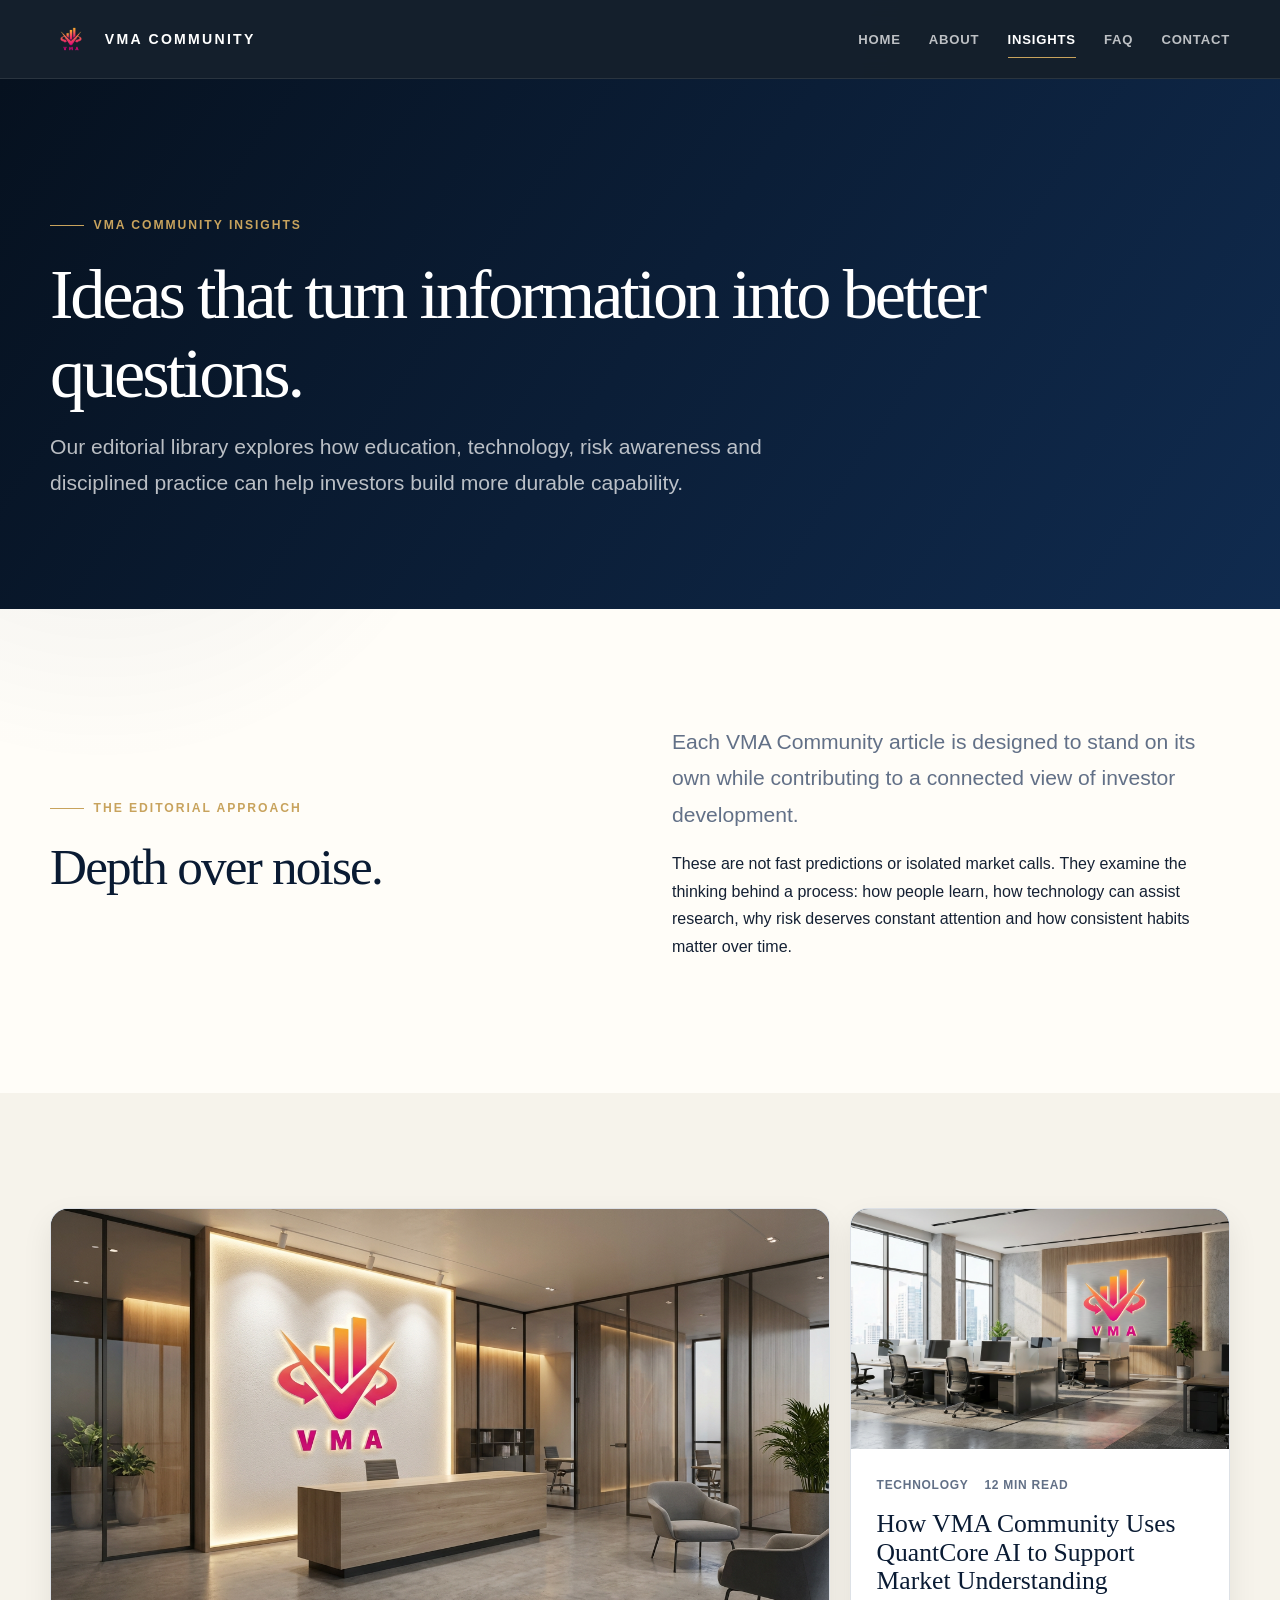
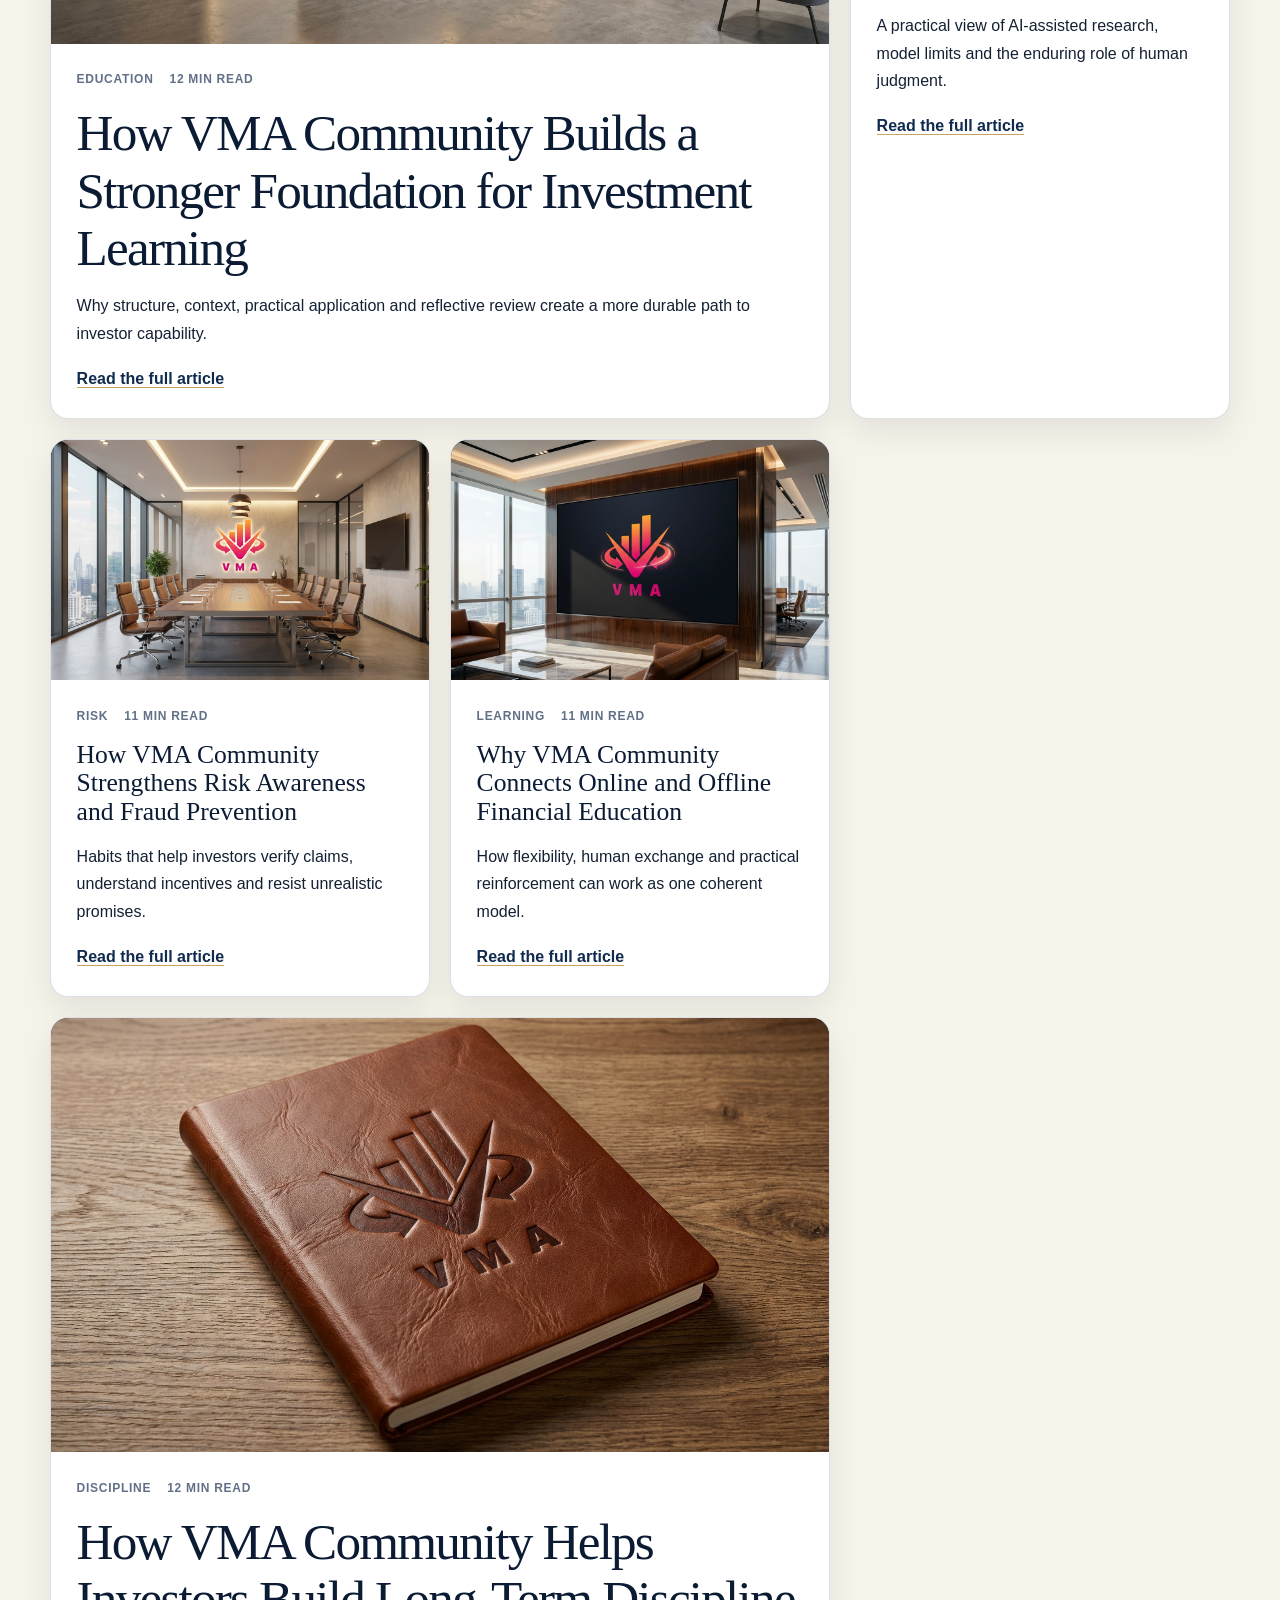
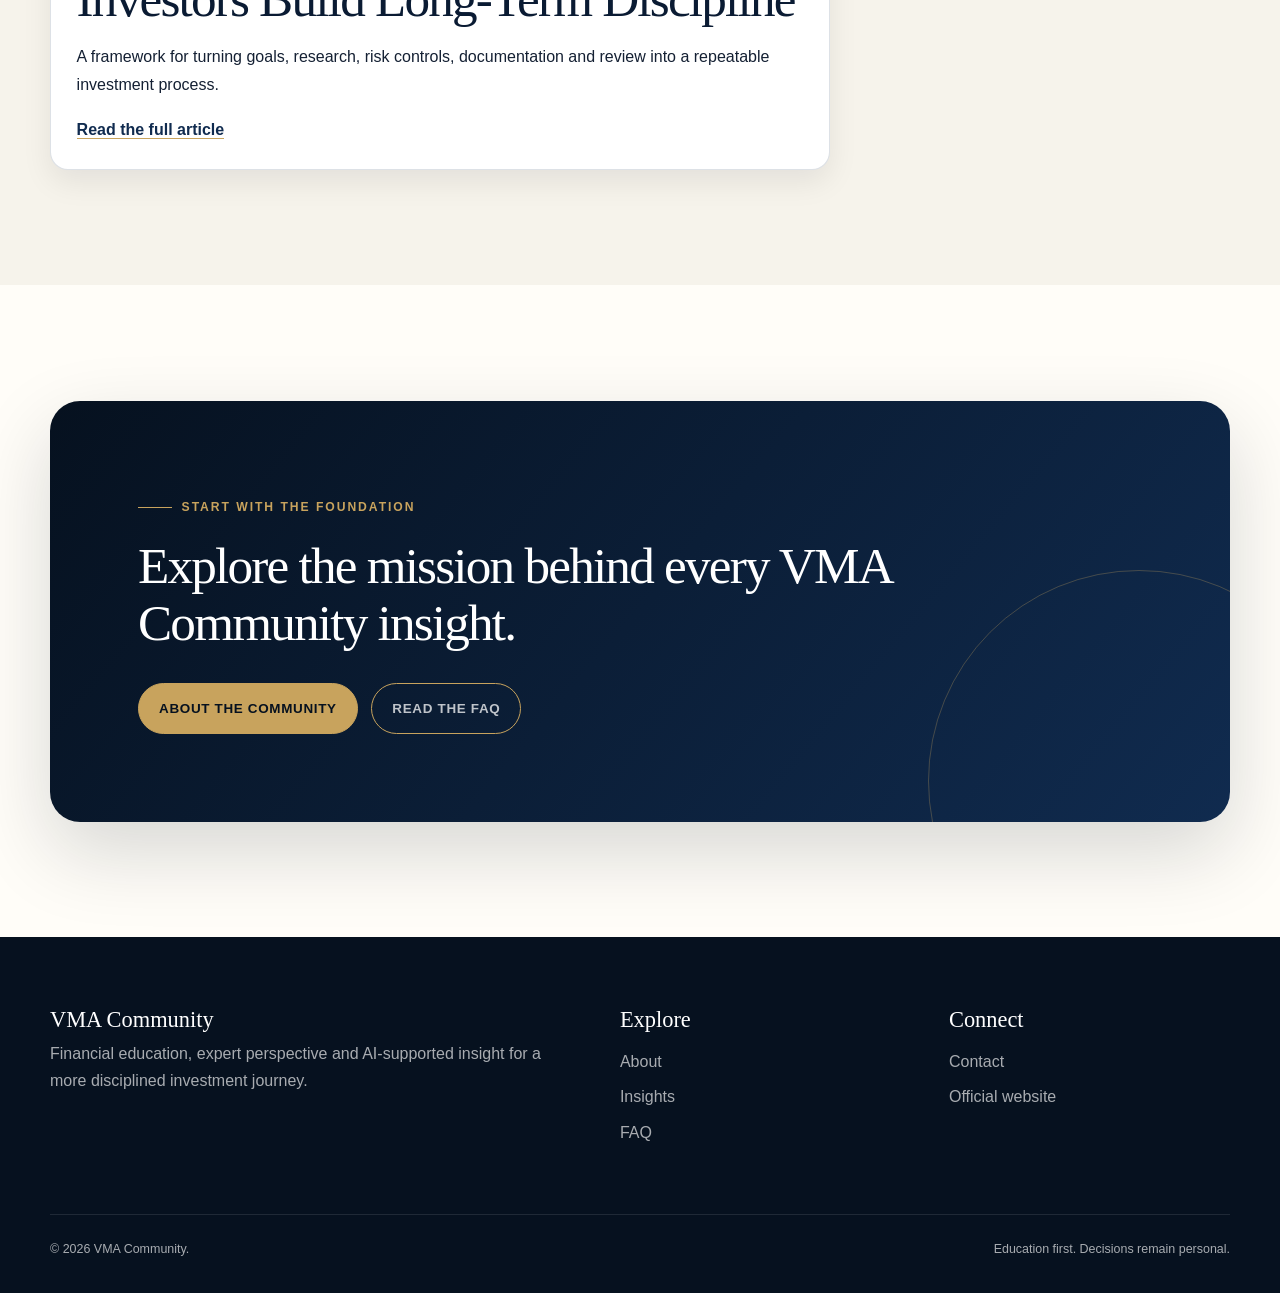
<file: insights.html>
<!doctype html>
<html lang="en">
<head>
  <meta charset="utf-8"><meta name="viewport" content="width=device-width, initial-scale=1">
  <title>VMA Community Insights | Investment Education, AI and Risk</title>
  <meta name="description" content="Explore VMA Community Insights for substantial articles on investment education, QuantCore AI, risk awareness, blended learning and disciplined long-term investor development.">
  <meta name="keywords" content="VMA Community Insights, investment education articles, QuantCore AI, investor risk awareness, financial learning">
  <link rel="canonical" href="https://VMACommunityOfficial.github.io/insights.html"><link rel="icon" type="image/png" href="images/LOGO3.png">
  <meta property="og:type" content="website"><meta property="og:title" content="VMA Community Insights"><meta property="og:description" content="Ideas and practical frameworks for a more informed investment journey."><meta property="og:url" content="https://VMACommunityOfficial.github.io/insights.html"><meta property="og:image" content="https://VMACommunityOfficial.github.io/images/5.png">
  <meta name="twitter:card" content="summary_large_image"><meta name="twitter:title" content="VMA Community Insights"><meta name="twitter:description" content="Long-form perspectives on education, technology, risk and disciplined investing.">
  <link rel="stylesheet" href="css/style.css">
  <script type="application/ld+json">{"@context":"https://schema.org","@type":"CollectionPage","name":"VMA Community Insights","url":"https://VMACommunityOfficial.github.io/insights.html","isPartOf":{"@id":"https://VMACommunityOfficial.github.io/#website"}}</script>
</head>
<body>
  <a class="skip-link" href="#main">Skip to content</a>
  <header class="site-header"><div class="container nav-wrap"><a class="brand" href="index.html" aria-label="VMA Community home"><img class="brand-logo" src="images/LOGO3.png" alt=""><span>VMA Community</span></a><button class="nav-toggle" type="button" aria-expanded="false" aria-controls="primary-navigation" aria-label="Open navigation"><span></span><span></span><span></span></button><nav aria-label="Primary navigation"><ul class="nav-links" id="primary-navigation"><li><a href="index.html">Home</a></li><li><a href="about.html">About</a></li><li><a href="insights.html">Insights</a></li><li><a href="faq.html">FAQ</a></li><li><a href="contact.html">Contact</a></li></ul></nav></div></header>
  <main id="main">
    <section class="page-hero"><div class="container"><span class="eyebrow">VMA Community Insights</span><h1>Ideas that turn information into better questions.</h1><p class="lead">Our editorial library explores how education, technology, risk awareness and disciplined practice can help investors build more durable capability.</p></div></section>
    <section class="section"><div class="container"><div class="grid-2"><div><span class="eyebrow">The editorial approach</span><h2>Depth over noise.</h2></div><div><p class="lead">Each VMA Community article is designed to stand on its own while contributing to a connected view of investor development.</p><p>These are not fast predictions or isolated market calls. They examine the thinking behind a process: how people learn, how technology can assist research, why risk deserves constant attention and how consistent habits matter over time.</p></div></div></div></section>
    <section class="section section-ivory"><div class="container"><div class="insight-grid">
      <article class="insight-card featured reveal"><div class="image-shell"><img src="images/5.png" alt="VMA Community structured investment education"></div><div class="insight-content"><div class="meta"><span>Education</span><span>12 min read</span></div><h2>How VMA Community Builds a Stronger Foundation for Investment Learning</h2><p>Why structure, context, practical application and reflective review create a more durable path to investor capability.</p><a class="text-link" href="insight-1.html">Read the full article</a></div></article>
      <article class="insight-card reveal"><div class="image-shell"><img src="images/6.png" alt="VMA Community QuantCore AI market analysis"></div><div class="insight-content"><div class="meta"><span>Technology</span><span>12 min read</span></div><h3>How VMA Community Uses QuantCore AI to Support Market Understanding</h3><p>A practical view of AI-assisted research, model limits and the enduring role of human judgment.</p><a class="text-link" href="insight-2.html">Read the full article</a></div></article>
      <article class="insight-card reveal"><div class="image-shell"><img src="images/7.png" alt="VMA Community risk awareness and investor protection"></div><div class="insight-content"><div class="meta"><span>Risk</span><span>11 min read</span></div><h3>How VMA Community Strengthens Risk Awareness and Fraud Prevention</h3><p>Habits that help investors verify claims, understand incentives and resist unrealistic promises.</p><a class="text-link" href="insight-3.html">Read the full article</a></div></article>
      <article class="insight-card reveal"><div class="image-shell"><img src="images/8.png" alt="VMA Community blended online and offline education"></div><div class="insight-content"><div class="meta"><span>Learning</span><span>11 min read</span></div><h3>Why VMA Community Connects Online and Offline Financial Education</h3><p>How flexibility, human exchange and practical reinforcement can work as one coherent model.</p><a class="text-link" href="insight-4.html">Read the full article</a></div></article>
      <article class="insight-card featured reveal"><div class="image-shell"><img src="images/9.png" alt="VMA Community disciplined long-term investing"></div><div class="insight-content"><div class="meta"><span>Discipline</span><span>12 min read</span></div><h2>How VMA Community Helps Investors Build Long-Term Discipline</h2><p>A framework for turning goals, research, risk controls, documentation and review into a repeatable investment process.</p><a class="text-link" href="insight-5.html">Read the full article</a></div></article>
    </div></div></section>
    <section class="section"><div class="container cta-band"><span class="eyebrow">Start with the foundation</span><h2>Explore the mission behind every VMA Community insight.</h2><div class="button-row"><a class="btn btn-solid" href="about.html">About the community</a><a class="btn" href="faq.html">Read the FAQ</a></div></div></section>
  </main>
  <footer class="site-footer"><div class="container"><div class="footer-grid"><div><div class="footer-title">VMA Community</div><p>Financial education, expert perspective and AI-supported insight for a more disciplined investment journey.</p></div><div><div class="footer-title">Explore</div><ul class="footer-links"><li><a href="about.html">About</a></li><li><a href="insights.html">Insights</a></li><li><a href="faq.html">FAQ</a></li></ul></div><div><div class="footer-title">Connect</div><ul class="footer-links"><li><a href="contact.html">Contact</a></li><li><a href="https://www.veritasmindai.com" target="_blank" rel="noopener">Official website</a></li></ul></div></div><div class="footer-bottom"><span>© <span data-year>2026</span> VMA Community.</span><span>Education first. Decisions remain personal.</span></div></div></footer>
  <script src="js/main.js"></script>
</body></html>
</file>
<file: css/style.css>
:root {
  --navy: #0a1b33;
  --navy-2: #102b4f;
  --midnight: #06111f;
  --gold: #c8a35d;
  --gold-light: #e1c88f;
  --ivory: #f6f3eb;
  --paper: #fffdf8;
  --mist: #e9eef4;
  --slate: #627087;
  --ink: #142033;
  --line: rgba(16, 43, 79, 0.14);
  --white: #ffffff;
  --shadow-sm: 0 12px 30px rgba(6, 17, 31, 0.08);
  --shadow-lg: 0 30px 80px rgba(6, 17, 31, 0.16);
  --radius-sm: 10px;
  --radius-md: 18px;
  --radius-lg: 30px;
  --container: 1180px;
  --serif: Georgia, "Times New Roman", serif;
  --sans: Inter, ui-sans-serif, -apple-system, BlinkMacSystemFont, "Segoe UI", sans-serif;
}

* { box-sizing: border-box; }
html { scroll-behavior: smooth; }
body {
  margin: 0;
  color: var(--ink);
  background: var(--paper);
  font-family: var(--sans);
  font-size: 16px;
  line-height: 1.72;
  -webkit-font-smoothing: antialiased;
}
body::before {
  content: "";
  position: fixed;
  inset: 0;
  pointer-events: none;
  z-index: -1;
  background: radial-gradient(circle at 85% 10%, rgba(200,163,93,.11), transparent 32%), radial-gradient(circle at 8% 42%, rgba(16,43,79,.08), transparent 30%);
}
img { display: block; max-width: 100%; }
a { color: inherit; text-decoration: none; }
p { margin: 0 0 1.1rem; }
h1, h2, h3, h4 { margin: 0 0 1rem; line-height: 1.12; color: var(--navy); font-family: var(--serif); font-weight: 500; }
h1 { font-size: clamp(2.75rem, 6vw, 5.8rem); letter-spacing: -.045em; }
h2 { font-size: clamp(2.05rem, 4vw, 3.75rem); letter-spacing: -.035em; }
h3 { font-size: clamp(1.3rem, 2vw, 1.75rem); }
ul, ol { margin: 0 0 1.25rem; padding-left: 1.25rem; }
:focus-visible { outline: 3px solid var(--gold); outline-offset: 4px; }
.skip-link { position: fixed; left: 1rem; top: -5rem; z-index: 100; background: var(--gold); color: var(--midnight); padding: .75rem 1rem; border-radius: 0 0 8px 8px; font-weight: 700; }
.skip-link:focus { top: 0; }
.container { width: min(calc(100% - 40px), var(--container)); margin-inline: auto; }
.narrow { width: min(calc(100% - 40px), 820px); margin-inline: auto; }
.section { padding: clamp(4.5rem, 9vw, 8.5rem) 0; }
.section-sm { padding: clamp(3rem, 6vw, 5rem) 0; }
.section-dark { color: rgba(255,255,255,.8); background: var(--navy); }
.section-dark h2, .section-dark h3 { color: var(--white); }
.section-ivory { background: var(--ivory); }
.eyebrow { display: inline-flex; align-items: center; gap: .6rem; margin-bottom: 1.2rem; color: var(--gold); font-size: .76rem; font-weight: 800; letter-spacing: .16em; text-transform: uppercase; }
.eyebrow::before { content: ""; width: 34px; height: 1px; background: currentColor; }
.lead { max-width: 720px; color: var(--slate); font-size: clamp(1.08rem, 1.7vw, 1.32rem); }
.section-dark .lead { color: rgba(255,255,255,.72); }
.display-line { max-width: 850px; }
.button-row { display: flex; flex-wrap: wrap; gap: .85rem; margin-top: 2rem; }
.btn { display: inline-flex; align-items: center; justify-content: center; min-height: 50px; padding: .8rem 1.25rem; border: 1px solid var(--gold); border-radius: 999px; font-size: .84rem; font-weight: 800; letter-spacing: .05em; text-transform: uppercase; transition: transform .2s, background .2s, color .2s; }
.btn:hover { transform: translateY(-2px); background: var(--gold); color: var(--midnight); }
.btn-solid { background: var(--gold); color: var(--midnight); }
.btn-solid:hover { background: var(--gold-light); }
.text-link { color: var(--navy-2); font-weight: 800; border-bottom: 1px solid var(--gold); }
.section-dark .text-link { color: var(--gold-light); }

.site-header { position: sticky; top: 0; z-index: 50; color: var(--white); background: rgba(6,17,31,.94); border-bottom: 1px solid rgba(255,255,255,.09); backdrop-filter: blur(14px); }
.nav-wrap { min-height: 78px; display: flex; align-items: center; justify-content: space-between; gap: 2rem; }
.brand { display: flex; align-items: center; gap: .8rem; font-size: .88rem; font-weight: 800; letter-spacing: .16em; text-transform: uppercase; }
.brand-logo { display: block; width: 42px; height: 42px; object-fit: contain; flex: 0 0 42px; }
.nav-links { display: flex; align-items: center; gap: clamp(1rem, 2.2vw, 2rem); list-style: none; padding: 0; margin: 0; }
.nav-links a { position: relative; color: rgba(255,255,255,.72); font-size: .82rem; font-weight: 700; letter-spacing: .06em; text-transform: uppercase; }
.nav-links a:hover, .nav-links a.active { color: var(--white); }
.nav-links a.active::after { content: ""; position: absolute; left: 0; right: 0; bottom: -.7rem; height: 1px; background: var(--gold); }
.nav-toggle { display: none; width: 46px; height: 46px; border: 1px solid rgba(255,255,255,.2); border-radius: 50%; color: var(--white); background: transparent; cursor: pointer; }
.nav-toggle span { display: block; width: 19px; height: 1px; margin: 5px auto; background: currentColor; transition: transform .2s; }

.hero { position: relative; min-height: 760px; overflow: hidden; color: var(--white); background: linear-gradient(118deg, rgba(6,17,31,.98) 0%, rgba(10,27,51,.92) 55%, rgba(16,43,79,.82) 100%); }
.hero::after { content: ""; position: absolute; inset: auto -8% -45% auto; width: 620px; height: 620px; border: 1px solid rgba(200,163,93,.3); border-radius: 50%; box-shadow: 0 0 0 80px rgba(200,163,93,.03), 0 0 0 160px rgba(200,163,93,.02); }
.hero-grid { min-height: 680px; padding: 6rem 0; display: grid; grid-template-columns: 1.15fr .85fr; align-items: center; gap: clamp(3rem, 7vw, 7rem); }
.hero h1 { color: var(--white); }
.hero-copy { position: relative; z-index: 2; }
.hero-copy p { max-width: 660px; color: rgba(255,255,255,.73); font-size: 1.15rem; }
.hero-aside { position: relative; z-index: 2; padding: 1.25rem; border: 1px solid rgba(255,255,255,.14); border-radius: var(--radius-lg); background: rgba(255,255,255,.055); box-shadow: var(--shadow-lg); }
.hero-stat-grid { display: grid; grid-template-columns: repeat(2, 1fr); gap: 1px; overflow: hidden; border-radius: var(--radius-md); background: rgba(255,255,255,.12); }
.hero-stat { min-height: 150px; padding: 1.5rem; background: rgba(6,17,31,.82); }
.hero-stat strong { display: block; color: var(--gold-light); font-family: var(--serif); font-size: 2rem; font-weight: 500; }
.hero-stat span { color: rgba(255,255,255,.62); font-size: .84rem; }
.page-hero { padding: clamp(5rem, 10vw, 9rem) 0 clamp(4rem, 7vw, 6.5rem); color: var(--white); background: linear-gradient(125deg, var(--midnight), var(--navy-2)); }
.page-hero h1 { max-width: 1000px; color: var(--white); font-size: clamp(2.7rem, 5.5vw, 5.1rem); }
.page-hero .lead { color: rgba(255,255,255,.72); }

.grid-2 { display: grid; grid-template-columns: repeat(2, minmax(0,1fr)); gap: clamp(2rem, 5vw, 5rem); align-items: center; }
.grid-3 { display: grid; grid-template-columns: repeat(3, minmax(0,1fr)); gap: 1.25rem; }
.grid-4 { display: grid; grid-template-columns: repeat(4, minmax(0,1fr)); gap: 1rem; }
.card { padding: clamp(1.5rem, 3vw, 2.3rem); border: 1px solid var(--line); border-radius: var(--radius-md); background: rgba(255,255,255,.72); box-shadow: var(--shadow-sm); }
.card-number { display: block; margin-bottom: 2rem; color: var(--gold); font-family: var(--serif); font-size: 2rem; }
.metric { padding: 1.6rem 0; border-top: 1px solid var(--line); }
.metric strong { display: block; font-family: var(--serif); color: var(--navy); font-size: 2.4rem; font-weight: 500; }
.feature-list { display: grid; gap: 1rem; margin-top: 2rem; }
.feature-item { display: grid; grid-template-columns: 40px 1fr; gap: 1rem; align-items: start; }
.feature-icon { display: grid; place-items: center; width: 40px; height: 40px; border: 1px solid var(--gold); border-radius: 50%; color: var(--gold); font-family: var(--serif); }

.image-shell { position: relative; min-height: 360px; overflow: hidden; border-radius: var(--radius-lg); background: linear-gradient(145deg, var(--navy), var(--navy-2)); box-shadow: var(--shadow-lg); }
.image-shell::before { content: "VMA"; position: absolute; inset: 0; display: grid; place-items: center; color: rgba(255,255,255,.08); font-family: var(--serif); font-size: clamp(5rem, 12vw, 10rem); letter-spacing: -.05em; }
.image-shell::after { content: "Image space"; position: absolute; left: 1.25rem; bottom: 1.1rem; z-index: 0; color: rgba(255,255,255,.52); font-size: .72rem; letter-spacing: .16em; text-transform: uppercase; }
.image-shell img { position: relative; z-index: 1; width: 100%; height: 100%; min-height: inherit; object-fit: cover; }
.image-shell.contain img { object-fit: contain; }
.image-shell.img-error img { display: none; }
.image-shell.img-error::after { content: "Upload the assigned PNG to /images"; }
.portrait-shell { min-height: 520px; }
.wide-shell { min-height: 430px; }

.timeline { display: grid; gap: 0; margin-top: 2rem; border-top: 1px solid var(--line); }
.timeline-item { display: grid; grid-template-columns: 130px 1fr; gap: 2rem; padding: 2rem 0; border-bottom: 1px solid var(--line); }
.timeline-item .label { color: var(--gold); font-weight: 800; letter-spacing: .1em; text-transform: uppercase; }

.insight-grid { display: grid; grid-template-columns: repeat(12, 1fr); gap: 1.25rem; }
.insight-card { grid-column: span 4; overflow: hidden; border: 1px solid var(--line); border-radius: var(--radius-md); background: var(--white); box-shadow: var(--shadow-sm); }
.insight-card.featured { grid-column: span 8; }
.insight-card .image-shell { min-height: 240px; border-radius: 0; box-shadow: none; }
.insight-content { padding: 1.6rem; }
.meta { display: flex; flex-wrap: wrap; gap: .65rem 1rem; margin-bottom: .9rem; color: var(--slate); font-size: .75rem; font-weight: 700; letter-spacing: .06em; text-transform: uppercase; }
.article-header { padding: clamp(4.5rem, 9vw, 8rem) 0 3.5rem; background: var(--ivory); border-bottom: 1px solid var(--line); }
.article-header h1 { max-width: 1040px; font-size: clamp(2.5rem, 5vw, 4.8rem); }
.article-layout { display: grid; grid-template-columns: minmax(0, 1fr) 260px; gap: clamp(3rem, 7vw, 7rem); align-items: start; }
.article-body { color: #273346; font-family: var(--serif); font-size: 1.09rem; line-height: 1.86; }
.article-body h2 { margin-top: 3.6rem; font-size: clamp(1.8rem, 3vw, 2.65rem); }
.article-body h3 { margin-top: 2.4rem; }
.article-body p:first-of-type::first-letter { float: left; margin: .12rem .45rem 0 0; color: var(--gold); font-size: 4rem; line-height: .8; }
.article-aside { position: sticky; top: 110px; padding: 1.4rem; border-left: 1px solid var(--gold); color: var(--slate); font-size: .88rem; }
.related { margin-top: 4rem; padding-top: 2rem; border-top: 1px solid var(--line); }

.faq-list { display: grid; gap: 0; counter-reset: faq; }
.faq-item { counter-increment: faq; display: grid; grid-template-columns: 90px 1fr; gap: 1.5rem; padding: 2.4rem 0; border-top: 1px solid var(--line); }
.faq-item::before { content: counter(faq, decimal-leading-zero); color: var(--gold); font-family: var(--serif); font-size: 2rem; }
.faq-question { margin-bottom: .85rem; font-size: clamp(1.28rem, 2vw, 1.7rem); }
.faq-answer { color: var(--slate); }

.contact-grid { display: grid; grid-template-columns: .9fr 1.1fr; gap: 1.25rem; }
.contact-card { min-height: 230px; padding: 2rem; border: 1px solid var(--line); border-radius: var(--radius-md); background: var(--white); }
.contact-card a { color: var(--navy); overflow-wrap: anywhere; }
.contact-card a:hover { color: #8c6c30; }
.notice { padding: 1.25rem 1.4rem; border-left: 3px solid var(--gold); background: var(--ivory); color: var(--slate); }

.cta-band { position: relative; overflow: hidden; padding: clamp(3rem, 7vw, 5.5rem); border-radius: var(--radius-lg); color: rgba(255,255,255,.74); background: linear-gradient(130deg, var(--midnight), var(--navy-2)); box-shadow: var(--shadow-lg); }
.cta-band h2 { max-width: 780px; color: var(--white); }
.cta-band::after { content: ""; position: absolute; right: -120px; bottom: -170px; width: 420px; height: 420px; border: 1px solid rgba(200,163,93,.3); border-radius: 50%; }

.site-footer { padding: 4rem 0 2rem; color: rgba(255,255,255,.65); background: var(--midnight); }
.footer-grid { display: grid; grid-template-columns: 1.3fr .7fr .7fr; gap: 3rem; }
.footer-title { color: var(--white); font-family: var(--serif); font-size: 1.4rem; }
.footer-links { list-style: none; padding: 0; }
.footer-links li { margin: .5rem 0; }
.footer-links a:hover { color: var(--gold-light); }
.footer-bottom { display: flex; justify-content: space-between; gap: 1rem; margin-top: 3rem; padding-top: 1.5rem; border-top: 1px solid rgba(255,255,255,.1); font-size: .78rem; }

.reveal { opacity: 0; transform: translateY(22px); transition: opacity .65s ease, transform .65s ease; }
.reveal.is-visible { opacity: 1; transform: none; }

@media (max-width: 980px) {
  .hero-grid, .grid-2, .contact-grid { grid-template-columns: 1fr; }
  .grid-3 { grid-template-columns: repeat(2, 1fr); }
  .grid-4 { grid-template-columns: repeat(2, 1fr); }
  .hero { min-height: auto; }
  .hero-grid { min-height: auto; }
  .hero-aside { max-width: 650px; }
  .article-layout { grid-template-columns: 1fr; }
  .article-aside { position: static; }
  .footer-grid { grid-template-columns: 1fr 1fr; }
  .footer-grid > :first-child { grid-column: 1 / -1; }
  .insight-card, .insight-card.featured { grid-column: span 6; }
}

@media (max-width: 760px) {
  .container, .narrow { width: min(calc(100% - 28px), var(--container)); }
  .nav-toggle { display: block; }
  .nav-links { position: fixed; inset: 78px 0 auto; display: none; padding: 1.5rem; background: var(--midnight); border-top: 1px solid rgba(255,255,255,.1); flex-direction: column; align-items: stretch; }
  .nav-links.open { display: flex; }
  .nav-links a { display: block; padding: .8rem 0; }
  .nav-links a.active::after { bottom: .35rem; right: auto; width: 32px; }
  .grid-3, .grid-4 { grid-template-columns: 1fr; }
  .hero-grid { padding: 4.5rem 0; }
  .hero-stat { min-height: 120px; padding: 1.1rem; }
  .insight-card, .insight-card.featured { grid-column: 1 / -1; }
  .faq-item { grid-template-columns: 1fr; gap: .4rem; }
  .timeline-item { grid-template-columns: 1fr; gap: .5rem; }
  .footer-grid { grid-template-columns: 1fr; }
  .footer-grid > :first-child { grid-column: auto; }
  .footer-bottom { flex-direction: column; }
  .article-body { font-size: 1.02rem; }
}

@media (prefers-reduced-motion: reduce) {
  *, *::before, *::after { scroll-behavior: auto !important; transition-duration: .01ms !important; animation-duration: .01ms !important; animation-iteration-count: 1 !important; }
  .reveal { opacity: 1; transform: none; }
}
</file>
